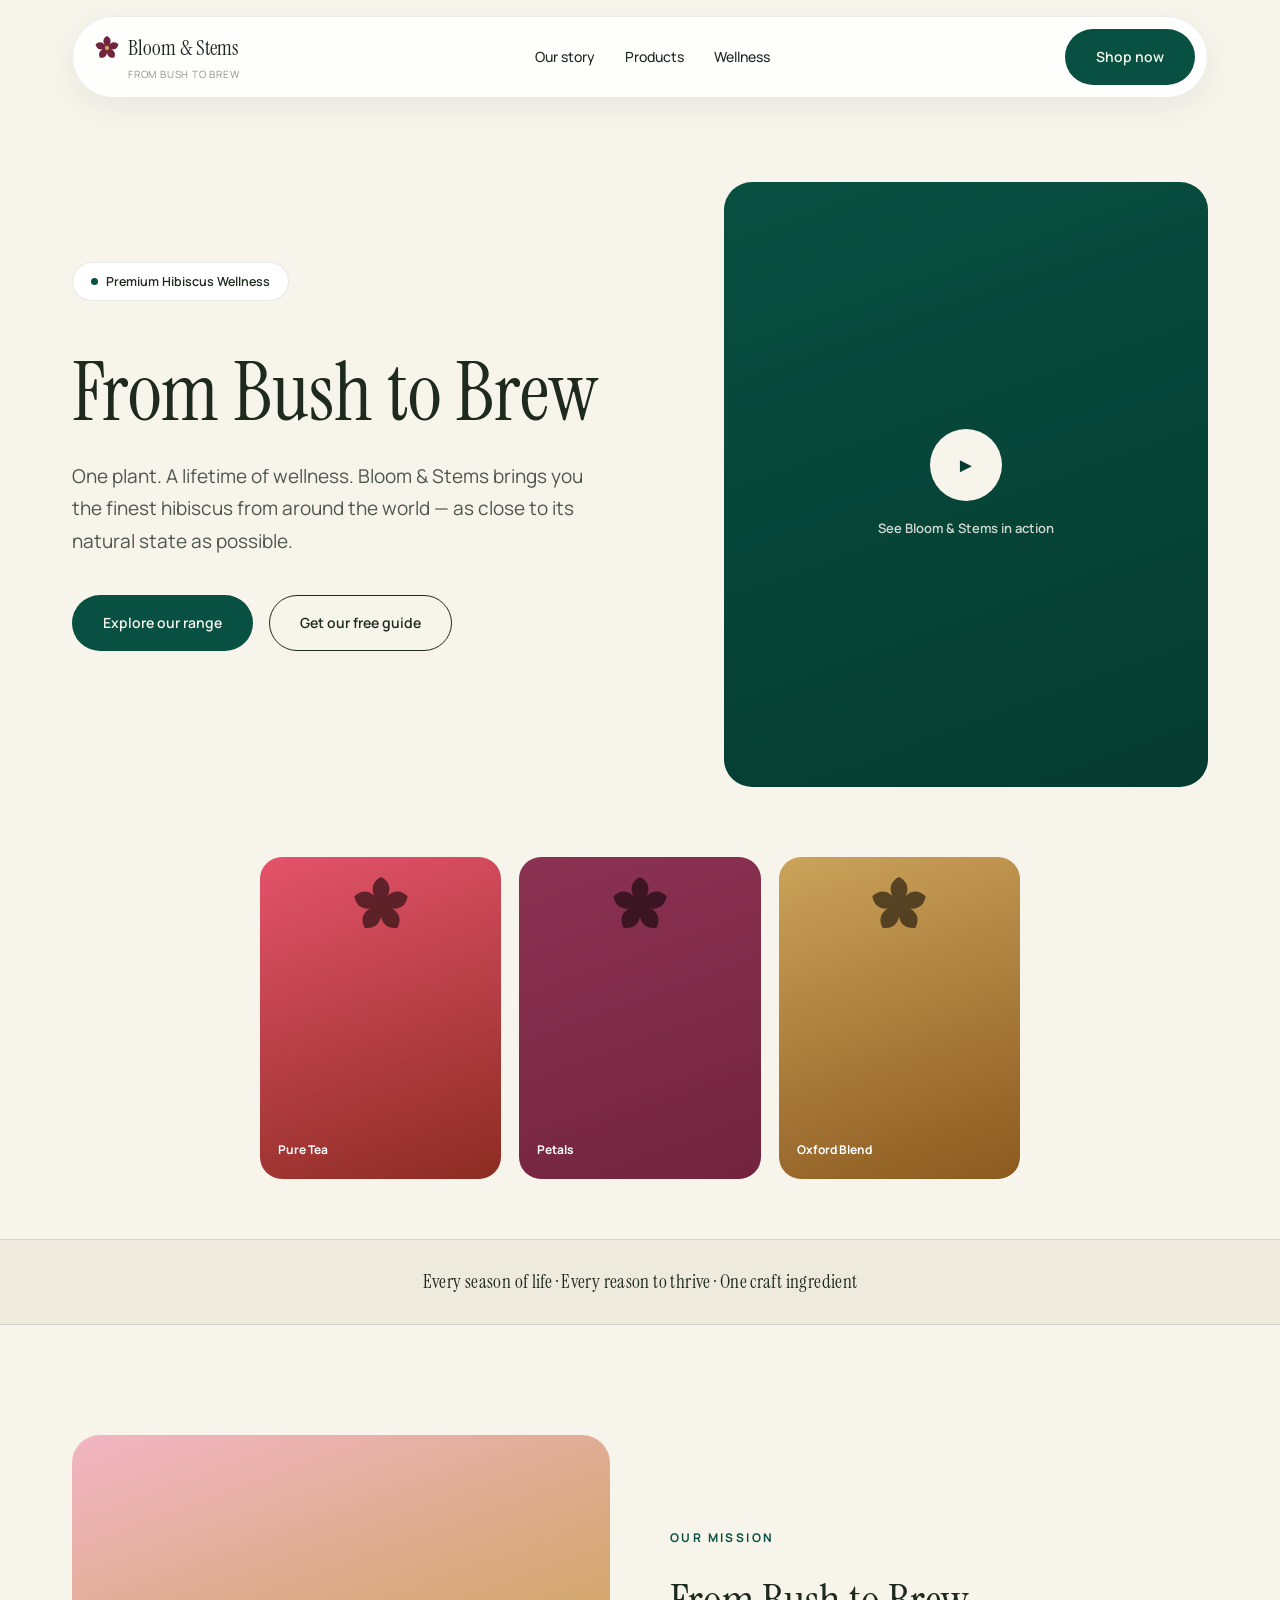
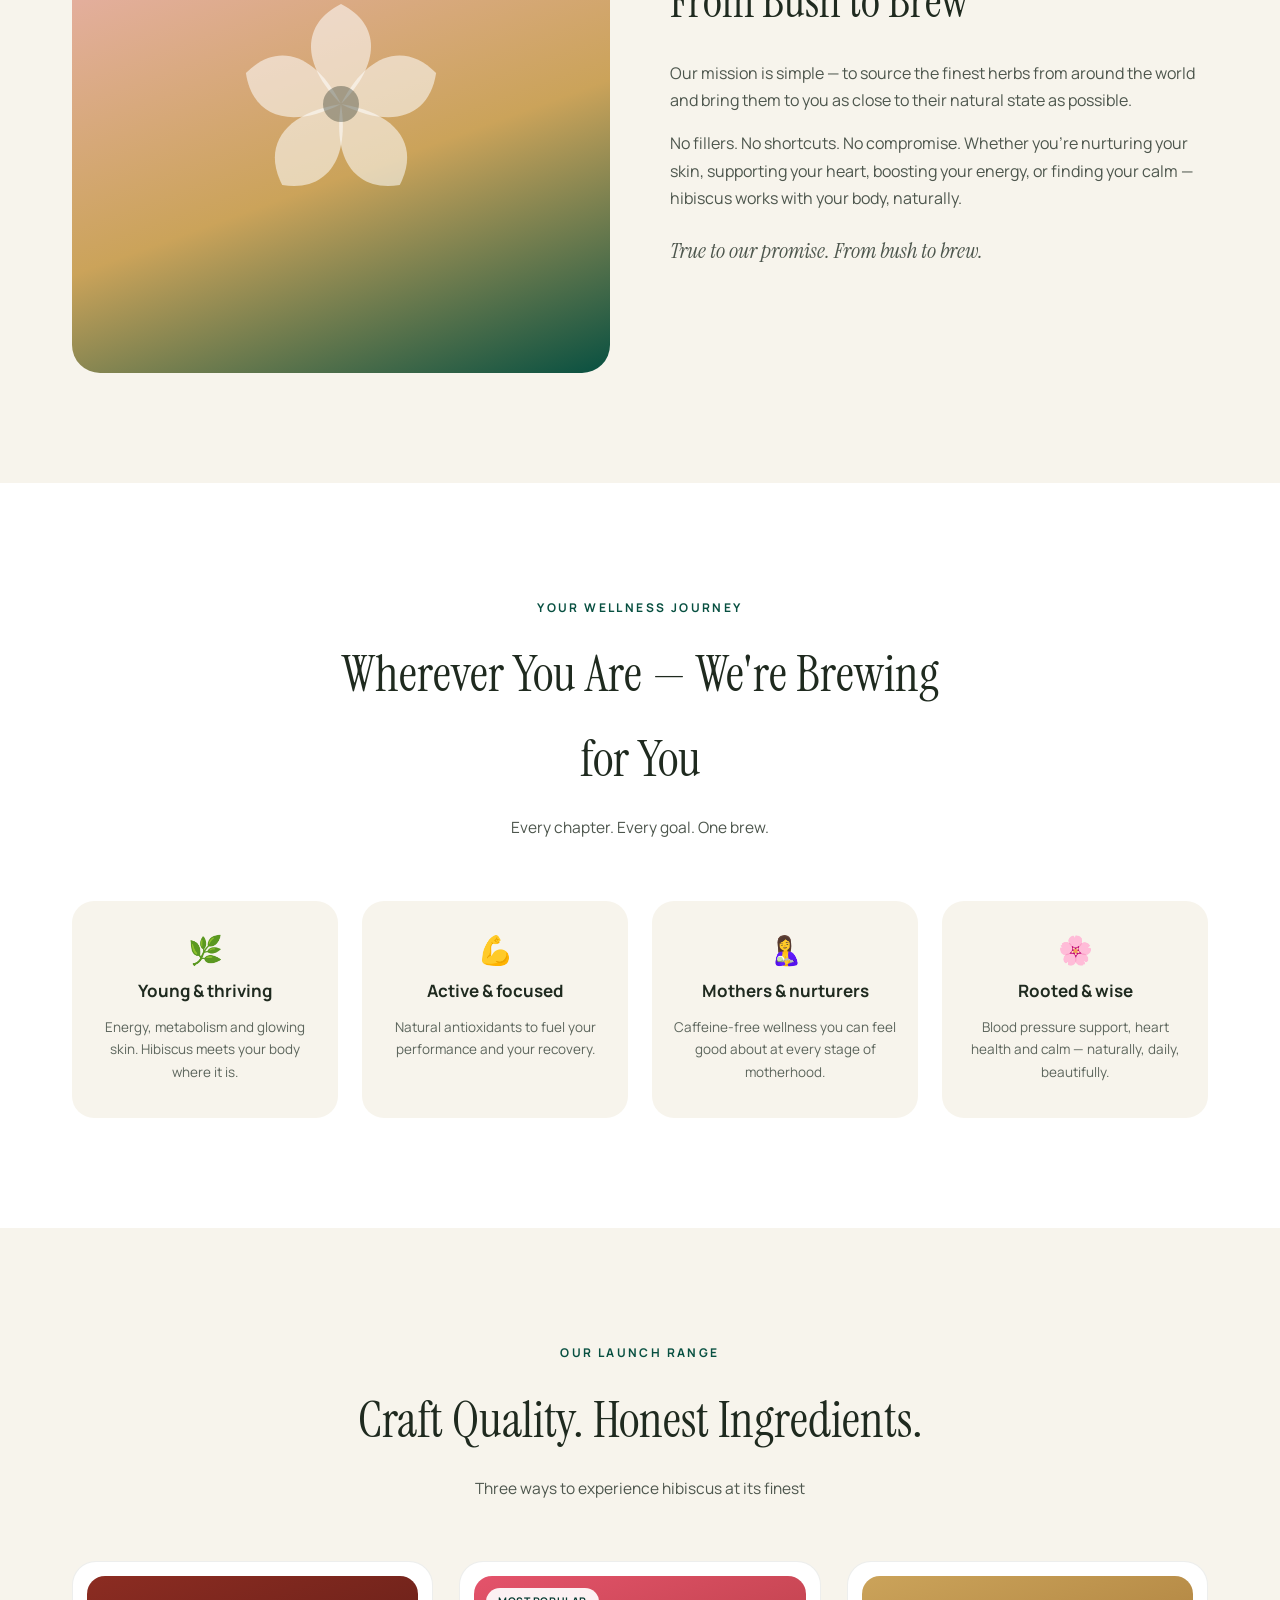
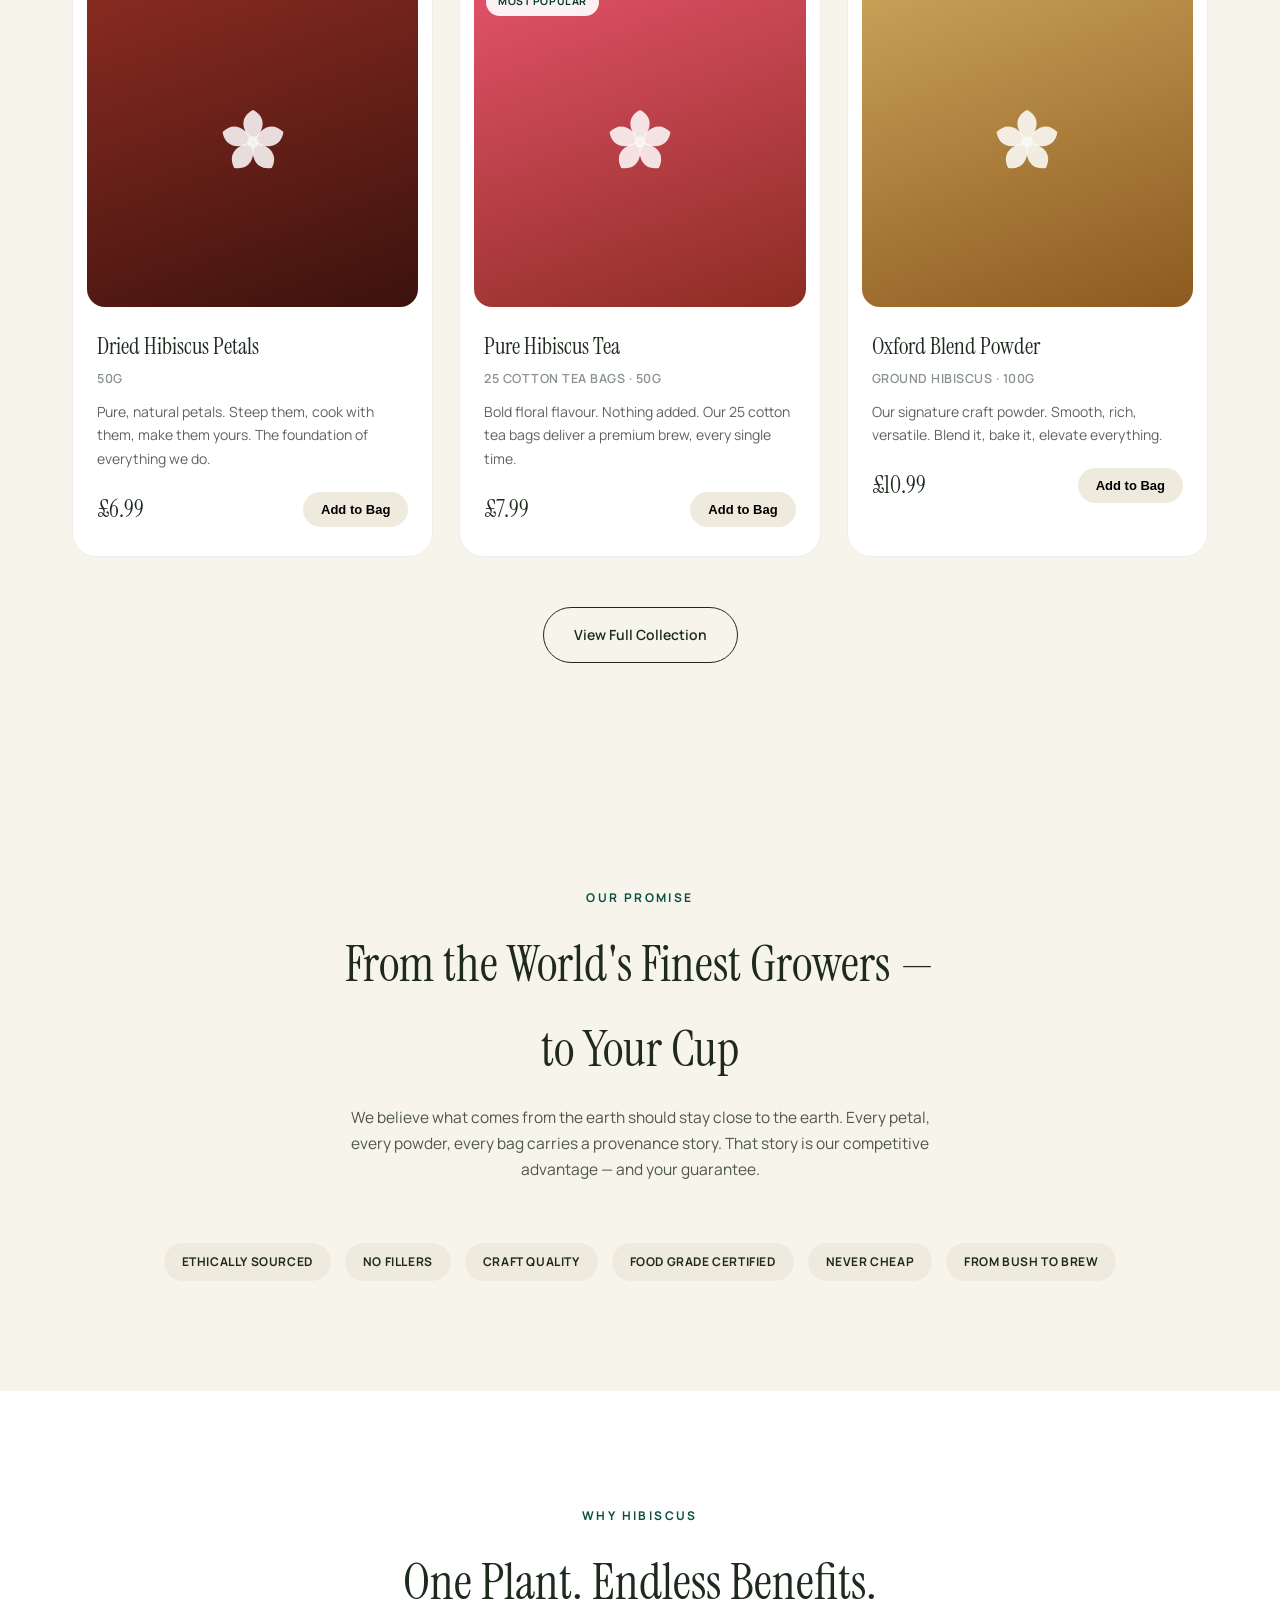
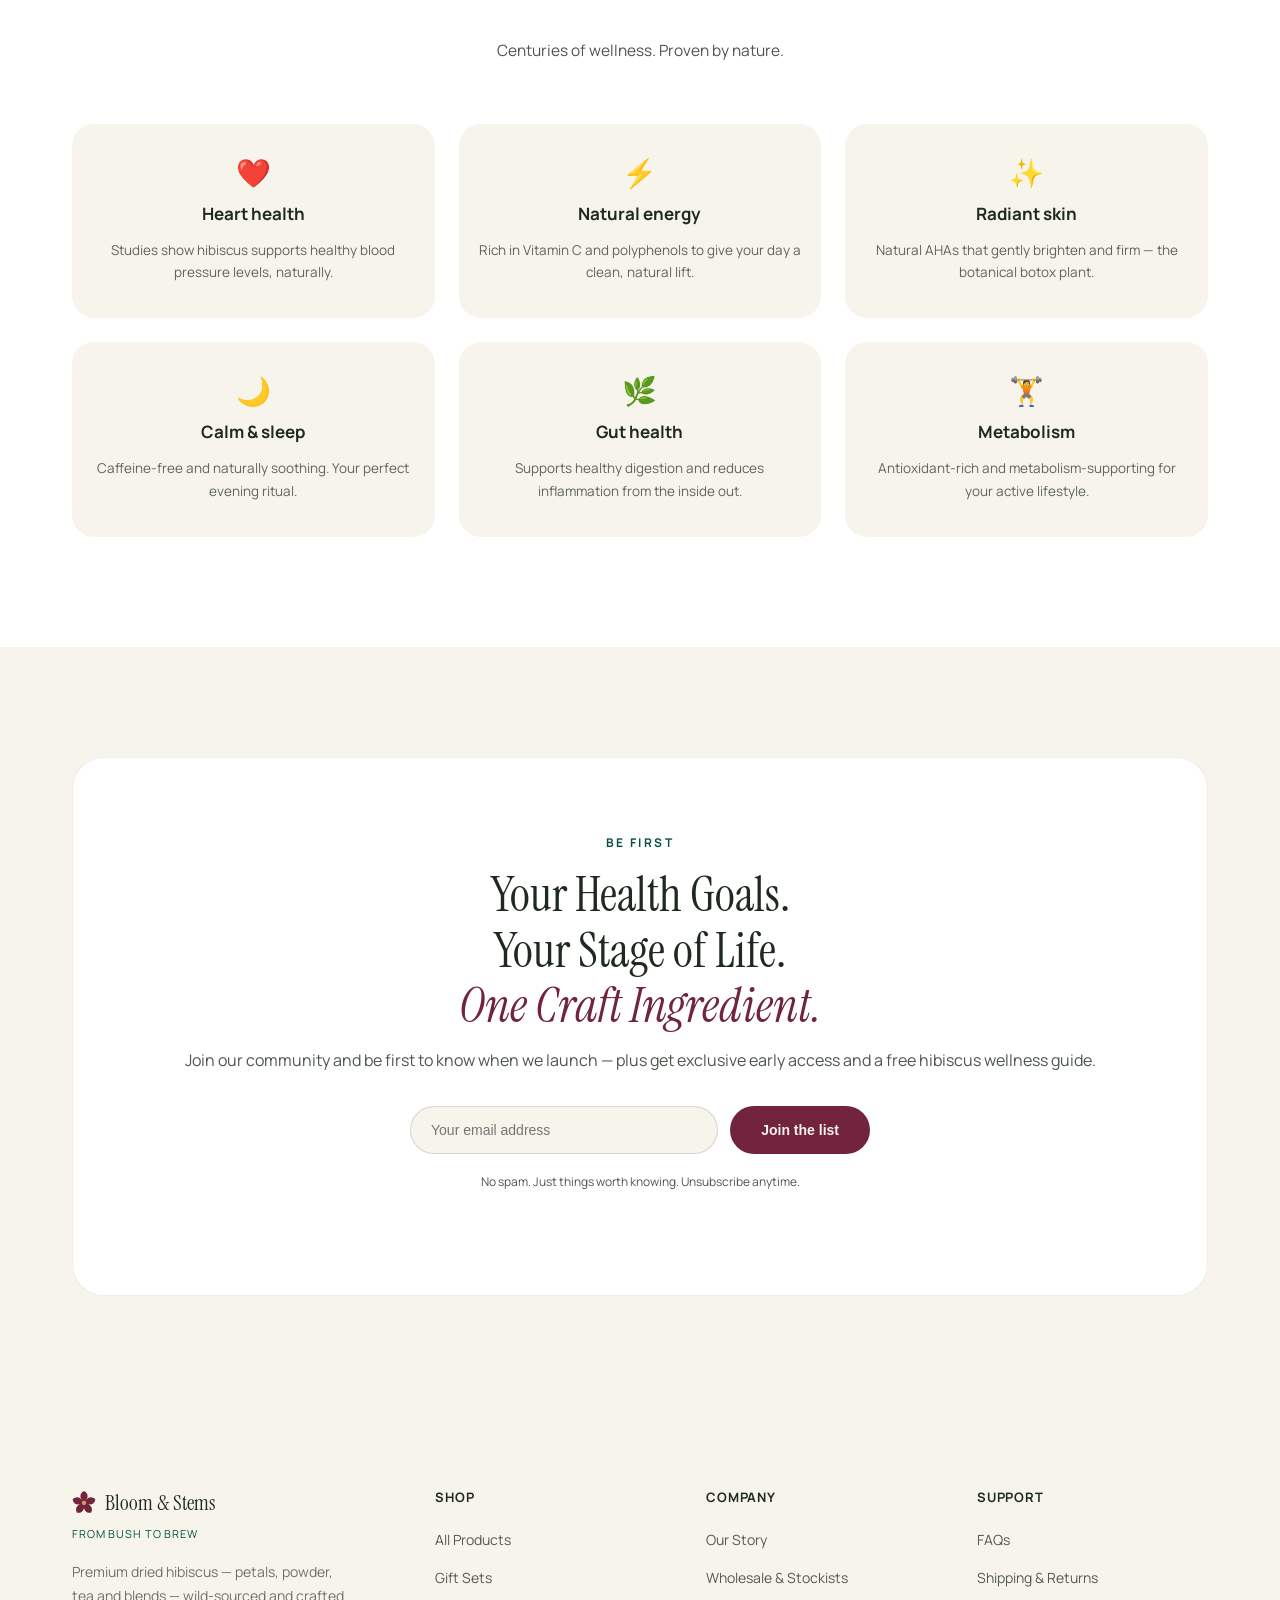
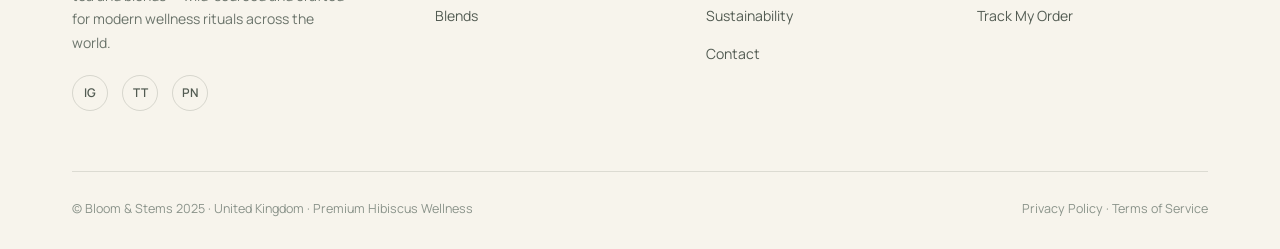
<file: index.html>
<!DOCTYPE html>
<html lang="en">
<head>
<meta charset="UTF-8" />
<meta name="viewport" content="width=device-width, initial-scale=1.0" />
<title>Bloom & Stems | Premium Hibiscus Wellness</title>
<link rel="stylesheet" href="styles.css" />
<link rel="preconnect" href="https://fonts.googleapis.com">
<link rel="preconnect" href="https://fonts.gstatic.com" crossorigin>
<link href="https://fonts.googleapis.com/css2?family=Instrument+Serif:ital@0;1&family=Manrope:wght@300;400;500;600;700&display=swap" rel="stylesheet">
</head>
<body>

<header class="site-nav">
  <div class="nav-pill">
    <div class="nav-inner">
      <a href="#" class="brand-block">
        <span class="brand">
          <svg viewBox="0 0 100 100"><path d="M50,50 C30,30 30,10 50,0 C70,10 70,30 50,50 Z"/><path d="M50,50 C30,30 30,10 50,0 C70,10 70,30 50,50 Z" transform="rotate(72 50 50)"/><path d="M50,50 C30,30 30,10 50,0 C70,10 70,30 50,50 Z" transform="rotate(144 50 50)"/><path d="M50,50 C30,30 30,10 50,0 C70,10 70,30 50,50 Z" transform="rotate(216 50 50)"/><path d="M50,50 C30,30 30,10 50,0 C70,10 70,30 50,50 Z" transform="rotate(288 50 50)"/><circle cx="50" cy="50" r="9"/></svg>
          Bloom &amp; Stems
        </span>
        <span class="nav-tagline">From Bush to Brew</span>
      </a>
      <ul class="nav-links">
        <li><a href="#mission">Our story</a></li>
        <li><a href="#products">Products</a></li>
        <li><a href="#benefits">Wellness</a></li>
      </ul>
      <a href="#products" class="btn btn-green">Shop now</a>
      <button class="nav-toggle" aria-label="Menu" style="display:none;">☰</button>
    </div>
  </div>
</header>

<section class="hero">
  <div class="wrap">
    <div class="hero-top">
      <div class="hero-content">
        <div class="hero-badge">Premium Hibiscus Wellness</div>
        <h1>From Bush to Brew</h1>
        <p class="lede">One plant. A lifetime of wellness. Bloom &amp; Stems brings you the finest hibiscus from around the world — as close to its natural state as possible.</p>
        <div class="hero-ctas">
          <a href="#products" class="btn btn-green">Explore our range</a>
          <a href="#join" class="btn btn-outline">Get our free guide</a>
        </div>
      </div>
      <div class="hero-video">
        <!-- Replace with a real <video> or embed when footage is ready, e.g.:
             <video src="your-video.mp4" poster="poster.jpg" controls playsinline></video> -->
        <div class="hero-video-inner">
          <button class="video-play" aria-label="Play video">&#9658;</button>
          <span class="video-label">See Bloom &amp; Stems in action</span>
        </div>
      </div>
    </div>
    <div class="hero-visual">
      <div class="hero-tile ht-1"><svg viewBox="0 0 100 100"><path d="M50,50 C30,30 30,10 50,0 C70,10 70,30 50,50 Z"/><path d="M50,50 C30,30 30,10 50,0 C70,10 70,30 50,50 Z" transform="rotate(72 50 50)"/><path d="M50,50 C30,30 30,10 50,0 C70,10 70,30 50,50 Z" transform="rotate(144 50 50)"/><path d="M50,50 C30,30 30,10 50,0 C70,10 70,30 50,50 Z" transform="rotate(216 50 50)"/><path d="M50,50 C30,30 30,10 50,0 C70,10 70,30 50,50 Z" transform="rotate(288 50 50)"/><circle cx="50" cy="50" r="9"/></svg><span>Pure Tea</span></div>
      <div class="hero-tile ht-2"><svg viewBox="0 0 100 100"><path d="M50,50 C30,30 30,10 50,0 C70,10 70,30 50,50 Z"/><path d="M50,50 C30,30 30,10 50,0 C70,10 70,30 50,50 Z" transform="rotate(72 50 50)"/><path d="M50,50 C30,30 30,10 50,0 C70,10 70,30 50,50 Z" transform="rotate(144 50 50)"/><path d="M50,50 C30,30 30,10 50,0 C70,10 70,30 50,50 Z" transform="rotate(216 50 50)"/><path d="M50,50 C30,30 30,10 50,0 C70,10 70,30 50,50 Z" transform="rotate(288 50 50)"/><circle cx="50" cy="50" r="9"/></svg><span>Petals</span></div>
      <div class="hero-tile ht-4"><svg viewBox="0 0 100 100"><path d="M50,50 C30,30 30,10 50,0 C70,10 70,30 50,50 Z"/><path d="M50,50 C30,30 30,10 50,0 C70,10 70,30 50,50 Z" transform="rotate(72 50 50)"/><path d="M50,50 C30,30 30,10 50,0 C70,10 70,30 50,50 Z" transform="rotate(144 50 50)"/><path d="M50,50 C30,30 30,10 50,0 C70,10 70,30 50,50 Z" transform="rotate(216 50 50)"/><path d="M50,50 C30,30 30,10 50,0 C70,10 70,30 50,50 Z" transform="rotate(288 50 50)"/><circle cx="50" cy="50" r="9"/></svg><span>Oxford Blend</span></div>
    </div>
  </div>
</section>

<div class="promise">
  <div class="wrap positioning-inner">
    <p>Every season of life · Every reason to thrive · One craft ingredient</p>
  </div>
</div>

<section class="section" id="mission">
  <div class="wrap story-grid">
    <div class="story-art">
      <svg viewBox="0 0 100 100"><path d="M50,50 C30,30 30,10 50,0 C70,10 70,30 50,50 Z"/><path d="M50,50 C30,30 30,10 50,0 C70,10 70,30 50,50 Z" transform="rotate(72 50 50)"/><path d="M50,50 C30,30 30,10 50,0 C70,10 70,30 50,50 Z" transform="rotate(144 50 50)"/><path d="M50,50 C30,30 30,10 50,0 C70,10 70,30 50,50 Z" transform="rotate(216 50 50)"/><path d="M50,50 C30,30 30,10 50,0 C70,10 70,30 50,50 Z" transform="rotate(288 50 50)"/><circle cx="50" cy="50" r="9"/></svg>
    </div>
    <div class="story-copy">
      <span class="eyebrow">Our mission</span>
      <h2>From Bush to Brew</h2>
      <p>Our mission is simple — to source the finest herbs from around the world and bring them to you as close to their natural state as possible.</p>
      <p>No fillers. No shortcuts. No compromise. Whether you're nurturing your skin, supporting your heart, boosting your energy, or finding your calm — hibiscus works with your body, naturally.</p>
      <p class="story-sign">True to our promise. From bush to brew.</p>
    </div>
  </div>
</section>

<section class="section how" id="life-stage">
  <div class="wrap">
    <div class="section-head">
      <span class="eyebrow">Your wellness journey</span>
      <h2>Wherever You Are — We're Brewing for You</h2>
      <p>Every chapter. Every goal. One brew.</p>
    </div>
    <div class="how-grid">
      <div class="how-step"><div class="benefit-icon">🌿</div><h3>Young &amp; thriving</h3><p>Energy, metabolism and glowing skin. Hibiscus meets your body where it is.</p></div>
      <div class="how-step"><div class="benefit-icon">💪</div><h3>Active &amp; focused</h3><p>Natural antioxidants to fuel your performance and your recovery.</p></div>
      <div class="how-step"><div class="benefit-icon">🤱</div><h3>Mothers &amp; nurturers</h3><p>Caffeine-free wellness you can feel good about at every stage of motherhood.</p></div>
      <div class="how-step"><div class="benefit-icon">🌸</div><h3>Rooted &amp; wise</h3><p>Blood pressure support, heart health and calm — naturally, daily, beautifully.</p></div>
    </div>
  </div>
</section>

<section class="section" id="products">
  <div class="wrap">
    <div class="section-head">
      <span class="eyebrow">Our launch range</span>
      <h2>Craft Quality. Honest Ingredients.</h2>
      <p>Three ways to experience hibiscus at its finest</p>
    </div>
    <div class="products-grid">
      <div class="product-card">
        <div class="product-swatch sw-2"><svg viewBox="0 0 100 100"><path d="M50,50 C30,30 30,10 50,0 C70,10 70,30 50,50 Z"/><path d="M50,50 C30,30 30,10 50,0 C70,10 70,30 50,50 Z" transform="rotate(72 50 50)"/><path d="M50,50 C30,30 30,10 50,0 C70,10 70,30 50,50 Z" transform="rotate(144 50 50)"/><path d="M50,50 C30,30 30,10 50,0 C70,10 70,30 50,50 Z" transform="rotate(216 50 50)"/><path d="M50,50 C30,30 30,10 50,0 C70,10 70,30 50,50 Z" transform="rotate(288 50 50)"/><circle cx="50" cy="50" r="9"/></svg></div>
        <div class="product-body">
          <h3>Dried Hibiscus Petals</h3>
          <div class="size">50g</div>
          <p>Pure, natural petals. Steep them, cook with them, make them yours. The foundation of everything we do.</p>
          <div class="product-footer"><span class="price">£6.99</span><button class="add-btn">Add to Bag</button></div>
        </div>
      </div>
      <div class="product-card">
        <div class="product-swatch sw-1"><span class="product-tag">Most popular</span><svg viewBox="0 0 100 100"><path d="M50,50 C30,30 30,10 50,0 C70,10 70,30 50,50 Z"/><path d="M50,50 C30,30 30,10 50,0 C70,10 70,30 50,50 Z" transform="rotate(72 50 50)"/><path d="M50,50 C30,30 30,10 50,0 C70,10 70,30 50,50 Z" transform="rotate(144 50 50)"/><path d="M50,50 C30,30 30,10 50,0 C70,10 70,30 50,50 Z" transform="rotate(216 50 50)"/><path d="M50,50 C30,30 30,10 50,0 C70,10 70,30 50,50 Z" transform="rotate(288 50 50)"/><circle cx="50" cy="50" r="9"/></svg></div>
        <div class="product-body">
          <h3>Pure Hibiscus Tea</h3>
          <div class="size">25 cotton tea bags · 50g</div>
          <p>Bold floral flavour. Nothing added. Our 25 cotton tea bags deliver a premium brew, every single time.</p>
          <div class="product-footer"><span class="price">£7.99</span><button class="add-btn">Add to Bag</button></div>
        </div>
      </div>
      <div class="product-card">
        <div class="product-swatch sw-3"><svg viewBox="0 0 100 100"><path d="M50,50 C30,30 30,10 50,0 C70,10 70,30 50,50 Z"/><path d="M50,50 C30,30 30,10 50,0 C70,10 70,30 50,50 Z" transform="rotate(72 50 50)"/><path d="M50,50 C30,30 30,10 50,0 C70,10 70,30 50,50 Z" transform="rotate(144 50 50)"/><path d="M50,50 C30,30 30,10 50,0 C70,10 70,30 50,50 Z" transform="rotate(216 50 50)"/><path d="M50,50 C30,30 30,10 50,0 C70,10 70,30 50,50 Z" transform="rotate(288 50 50)"/><circle cx="50" cy="50" r="9"/></svg></div>
        <div class="product-body">
          <h3>Oxford Blend Powder</h3>
          <div class="size">Ground Hibiscus · 100g</div>
          <p>Our signature craft powder. Smooth, rich, versatile. Blend it, bake it, elevate everything.</p>
          <div class="product-footer"><span class="price">£10.99</span><button class="add-btn">Add to Bag</button></div>
        </div>
      </div>
    </div>
    <div class="products-more"><a href="#" class="btn btn-outline">View Full Collection</a></div>
  </div>
</section>

<section class="section" id="provenance">
  <div class="wrap">
    <div class="section-head">
      <span class="eyebrow">Our promise</span>
      <h2>From the World's Finest Growers — to Your Cup</h2>
      <p>We believe what comes from the earth should stay close to the earth. Every petal, every powder, every bag carries a provenance story. That story is our competitive advantage — and your guarantee.</p>
    </div>
    <div class="stockist-row">
      <span>Ethically sourced</span>
      <span>No fillers</span>
      <span>Craft quality</span>
      <span>Food grade certified</span>
      <span>Never cheap</span>
      <span>From bush to brew</span>
    </div>
  </div>
</section>

<section class="section how benefits" id="benefits">
  <div class="wrap">
    <div class="section-head">
      <span class="eyebrow">Why hibiscus</span>
      <h2>One Plant. Endless Benefits.</h2>
      <p>Centuries of wellness. Proven by nature.</p>
    </div>
    <div class="how-grid">
      <div class="how-step"><div class="benefit-icon">❤️</div><h3>Heart health</h3><p>Studies show hibiscus supports healthy blood pressure levels, naturally.</p></div>
      <div class="how-step"><div class="benefit-icon">⚡</div><h3>Natural energy</h3><p>Rich in Vitamin C and polyphenols to give your day a clean, natural lift.</p></div>
      <div class="how-step"><div class="benefit-icon">✨</div><h3>Radiant skin</h3><p>Natural AHAs that gently brighten and firm — the botanical botox plant.</p></div>
      <div class="how-step"><div class="benefit-icon">🌙</div><h3>Calm &amp; sleep</h3><p>Caffeine-free and naturally soothing. Your perfect evening ritual.</p></div>
      <div class="how-step"><div class="benefit-icon">🌿</div><h3>Gut health</h3><p>Supports healthy digestion and reduces inflammation from the inside out.</p></div>
      <div class="how-step"><div class="benefit-icon">🏋️</div><h3>Metabolism</h3><p>Antioxidant-rich and metabolism-supporting for your active lifestyle.</p></div>
    </div>
  </div>
</section>

<section class="section cta-band" id="join">
  <div class="wrap">
    <div class="inner">
      <span class="eyebrow">Be first</span>
      <h2>Your Health Goals.<br>Your Stage of Life.<br><em>One Craft Ingredient.</em></h2>
      <p>Join our community and be first to know when we launch — plus get exclusive early access and a free hibiscus wellness guide.</p>
      <form class="cta-form" onsubmit="return false;">
        <input type="email" placeholder="Your email address" required>
        <button class="btn btn-pink" type="submit">Join the list</button>
      </form>
      <p class="cta-fineprint">No spam. Just things worth knowing. Unsubscribe anytime.</p>
    </div>
  </div>
</section>

<footer>
  <div class="wrap">
    <div class="footer-grid">
      <div class="footer-brand">
        <a href="#" class="brand">
          <svg viewBox="0 0 100 100"><path d="M50,50 C30,30 30,10 50,0 C70,10 70,30 50,50 Z"/><path d="M50,50 C30,30 30,10 50,0 C70,10 70,30 50,50 Z" transform="rotate(72 50 50)"/><path d="M50,50 C30,30 30,10 50,0 C70,10 70,30 50,50 Z" transform="rotate(144 50 50)"/><path d="M50,50 C30,30 30,10 50,0 C70,10 70,30 50,50 Z" transform="rotate(216 50 50)"/><path d="M50,50 C30,30 30,10 50,0 C70,10 70,30 50,50 Z" transform="rotate(288 50 50)"/><circle cx="50" cy="50" r="9"/></svg>
          Bloom &amp; Stems
        </a>
        <div class="footer-tagline">From Bush to Brew</div>
        <p>Premium dried hibiscus — petals, powder, tea and blends — wild-sourced and crafted for modern wellness rituals across the world.</p>
        <div class="social-row">
          <a href="#" aria-label="Instagram">IG</a>
          <a href="#" aria-label="TikTok">TT</a>
          <a href="#" aria-label="Pinterest">PN</a>
        </div>
      </div>
      <div>
        <h5>Shop</h5>
        <ul>
          <li><a href="#">All Products</a></li>
          <li><a href="#">Gift Sets</a></li>
          <li><a href="#">Blends</a></li>
        </ul>
      </div>
      <div>
        <h5>Company</h5>
        <ul>
          <li><a href="#">Our Story</a></li>
          <li><a href="#">Wholesale &amp; Stockists</a></li>
          <li><a href="#">Sustainability</a></li>
          <li><a href="#">Contact</a></li>
        </ul>
      </div>
      <div>
        <h5>Support</h5>
        <ul>
          <li><a href="#">FAQs</a></li>
          <li><a href="#">Shipping &amp; Returns</a></li>
          <li><a href="#">Track My Order</a></li>
        </ul>
      </div>
    </div>
    <div class="footer-bottom">
      <span>&copy; Bloom &amp; Stems 2025 · United Kingdom · Premium Hibiscus Wellness</span>
      <span>Privacy Policy · Terms of Service</span>
    </div>
  </div>
</footer>

</body>
</html>
</file>
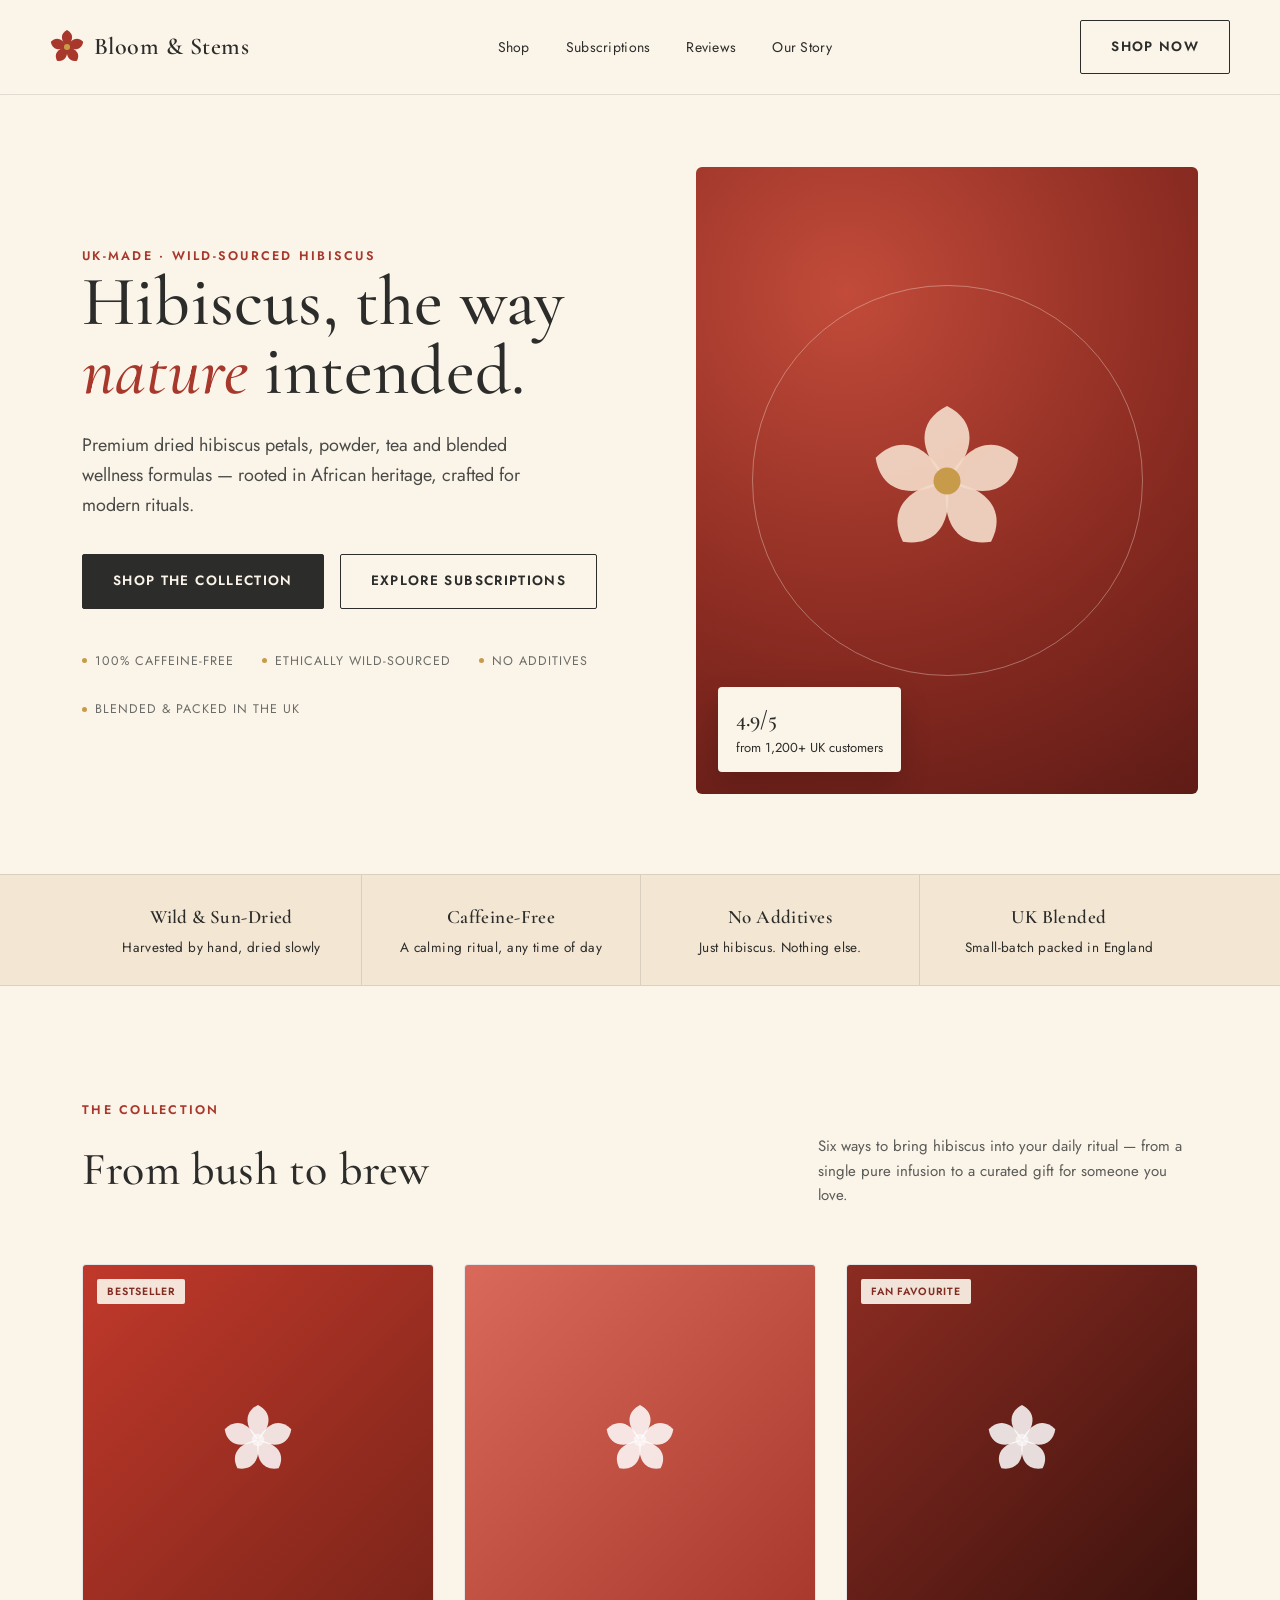
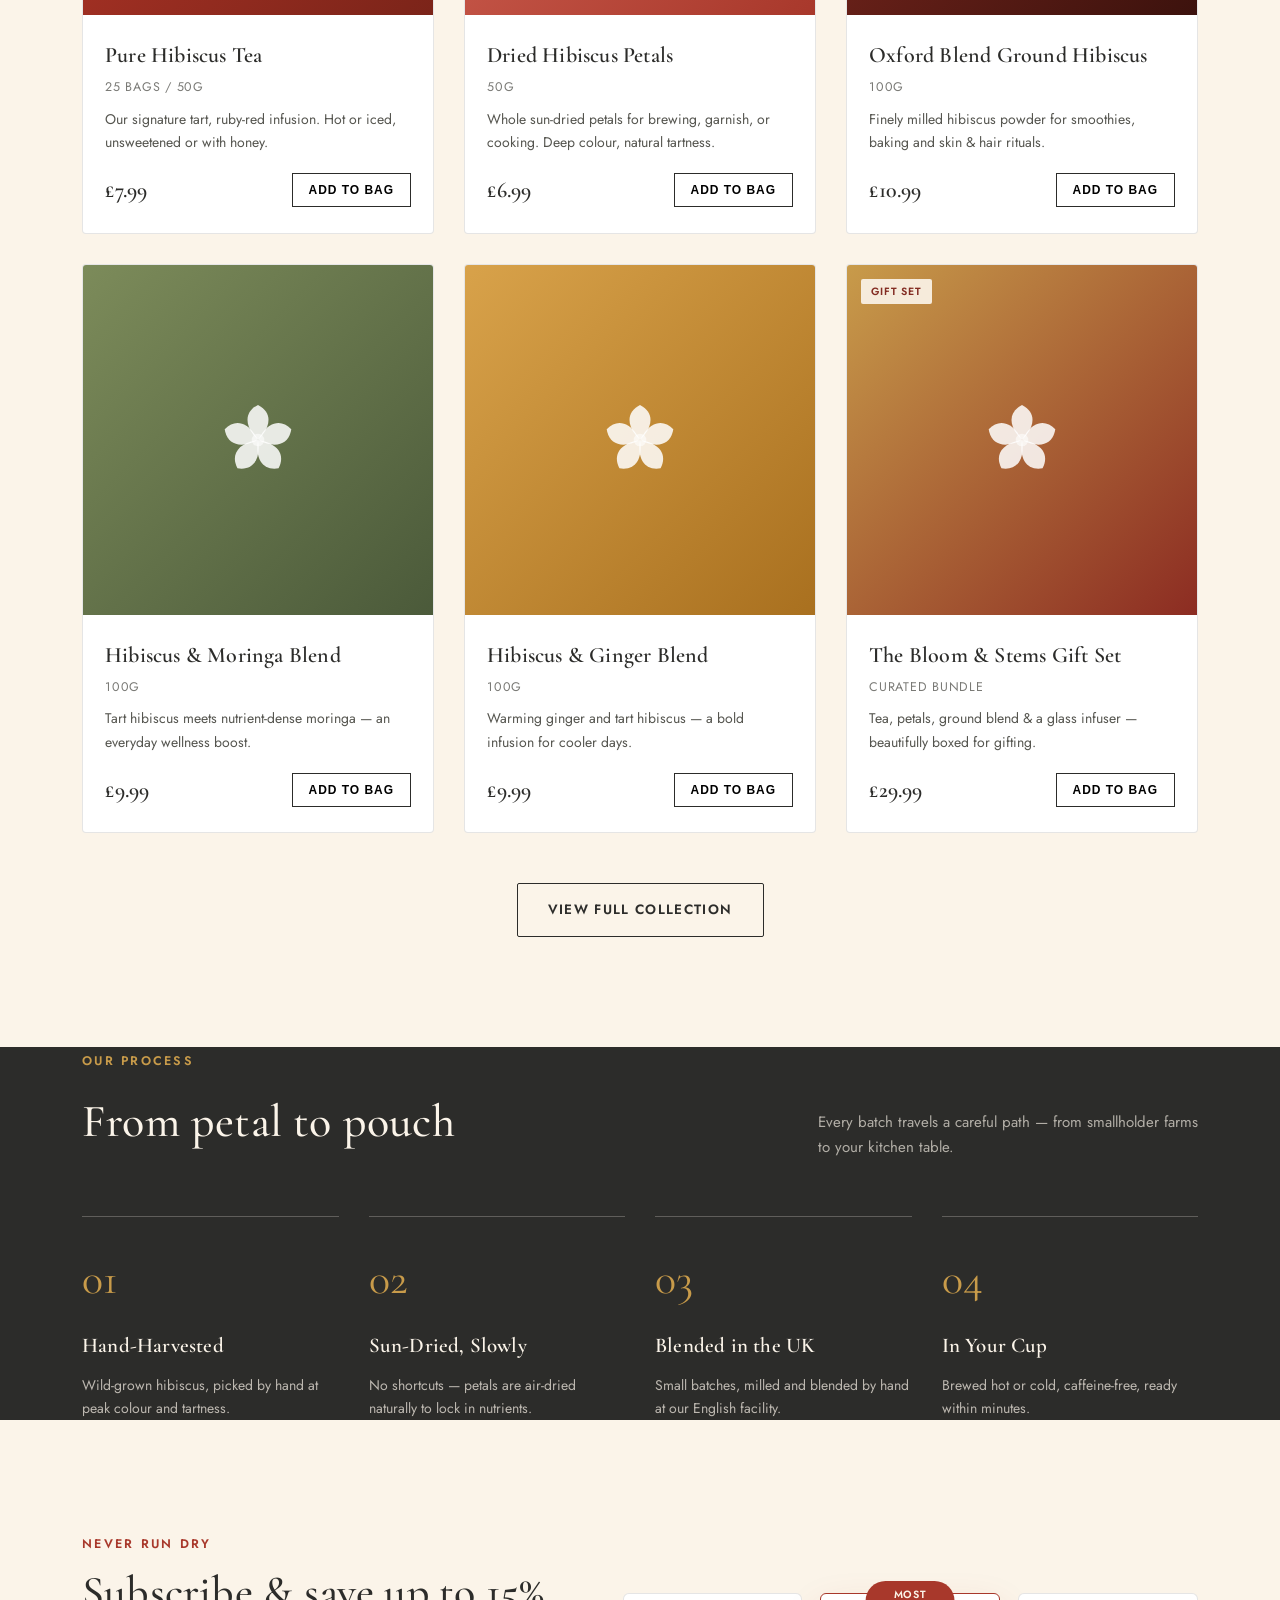
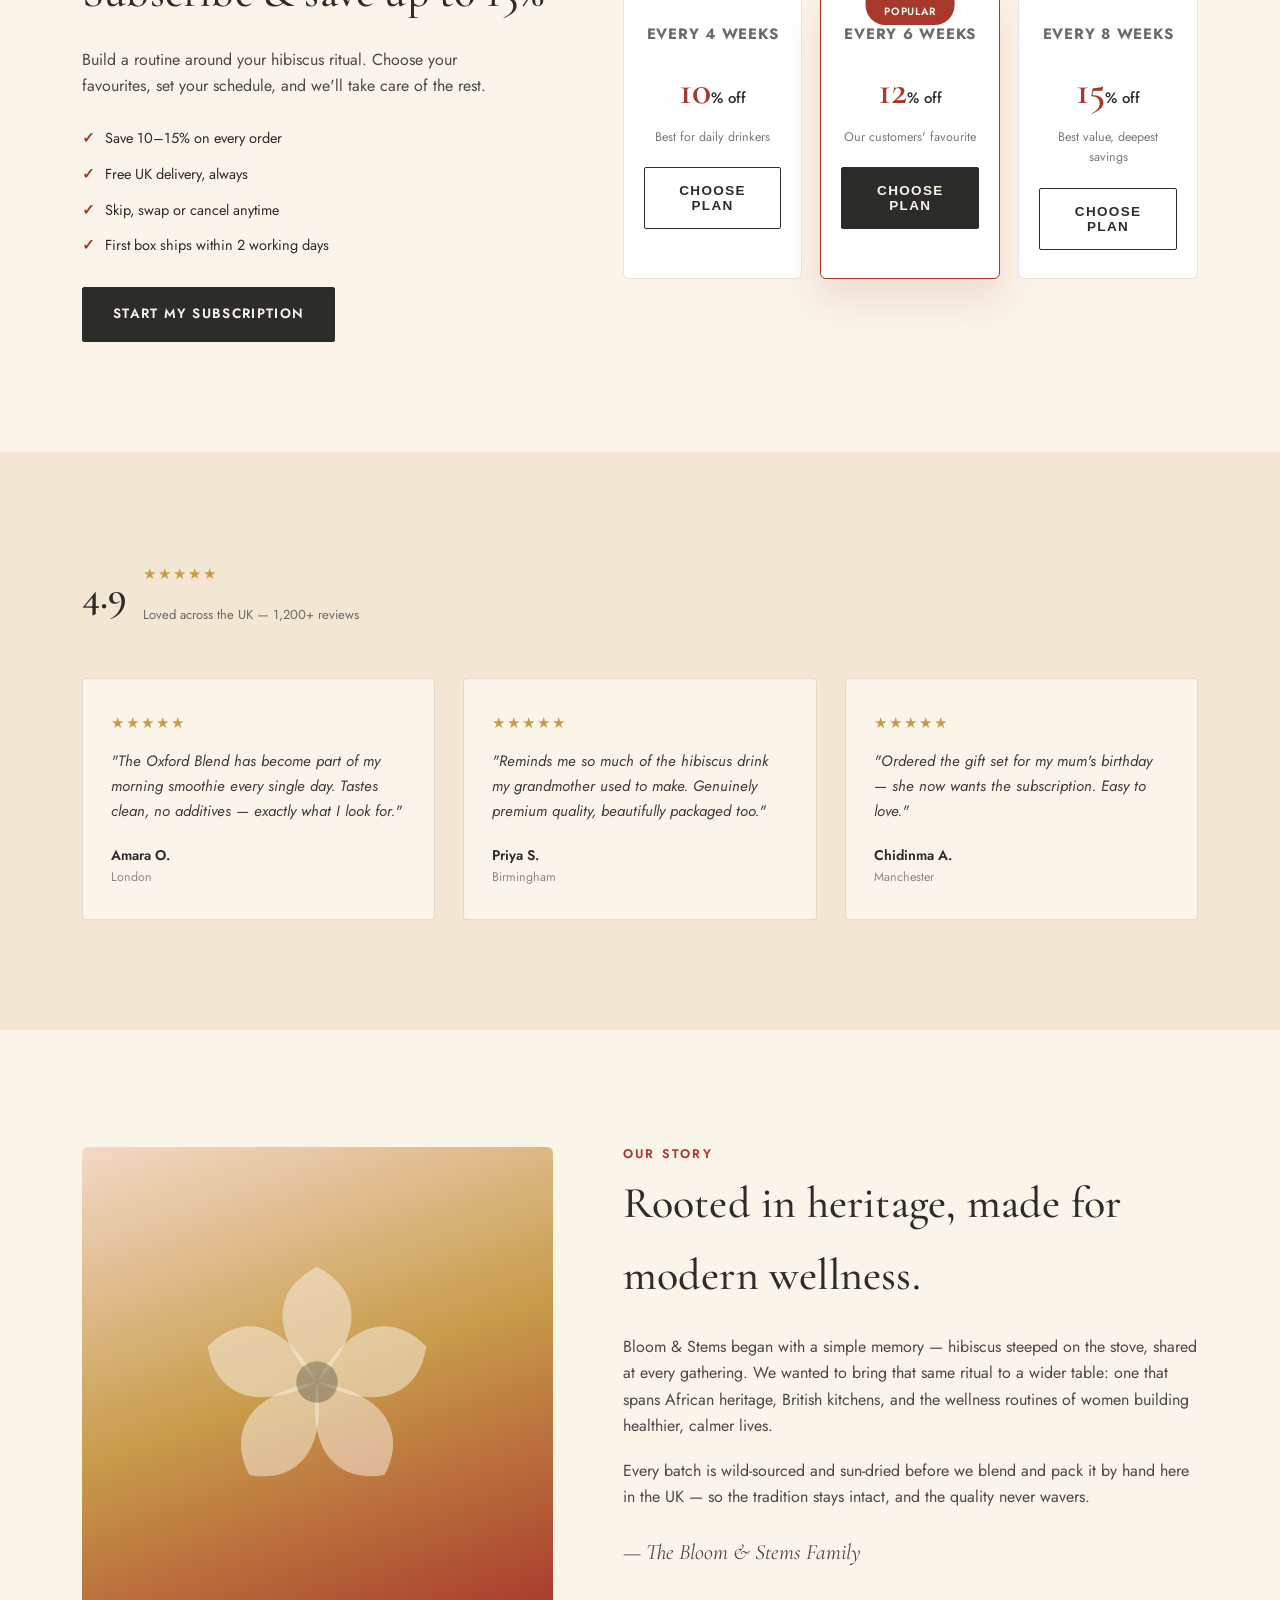
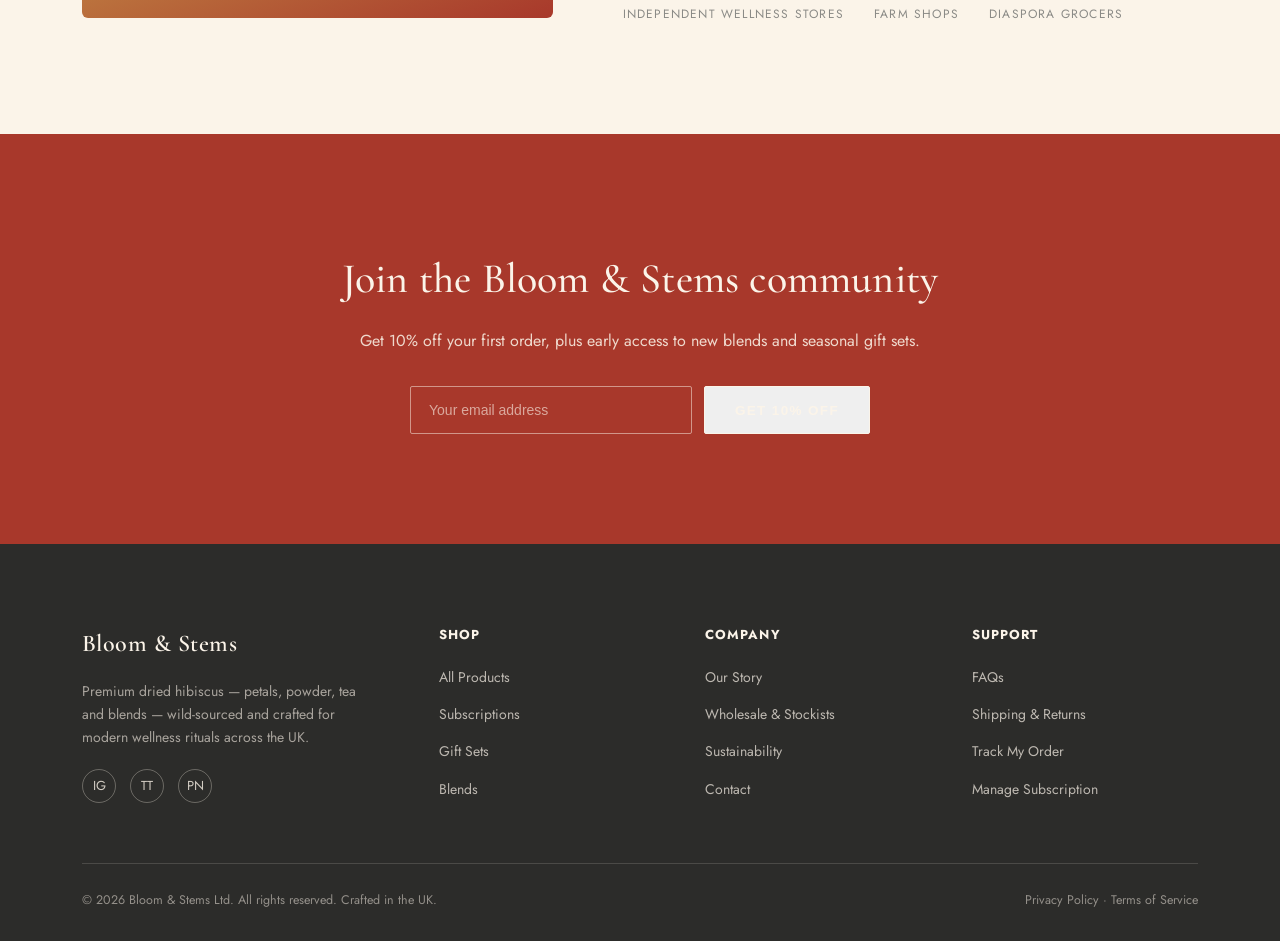
<file: concepts/option-a.html>
<!DOCTYPE html>
<html lang="en">
<head>
<meta charset="UTF-8" />
<meta name="viewport" content="width=device-width, initial-scale=1.0" />
<title>Bloom & Stems | Premium Dried Hibiscus, Rooted in Heritage</title>
<link rel="preconnect" href="https://fonts.googleapis.com">
<link rel="preconnect" href="https://fonts.gstatic.com" crossorigin>
<link href="https://fonts.googleapis.com/css2?family=Cormorant+Garamond:ital,wght@0,400;0,500;0,600;1,500&family=Jost:wght@300;400;500;600&display=swap" rel="stylesheet">
<style>
  :root{
    --ink:#2C2C2A;
    --cream:#FBF4E9;
    --cream-2:#F3E6D3;
    --terracotta:#A8382B;
    --terracotta-dark:#832C22;
    --gold:#C89B4A;
    --sage:#6E7F63;
    --line:rgba(44,44,42,0.12);
    --maxw:1180px;
  }
  *{box-sizing:border-box;margin:0;padding:0;}
  html{scroll-behavior:smooth;}
  body{
    font-family:'Jost',sans-serif;
    color:var(--ink);
    background:var(--cream);
    line-height:1.65;
    font-size:16px;
    -webkit-font-smoothing:antialiased;
  }
  h1,h2,h3{font-family:'Cormorant Garamond',serif;font-weight:500;letter-spacing:.2px;}
  .wrap{max-width:var(--maxw);margin:0 auto;padding:0 32px;}
  a{color:inherit;}
  img,svg{display:block;}
  .eyebrow{
    text-transform:uppercase;letter-spacing:.18em;font-size:12.5px;font-weight:600;color:var(--terracotta);
  }
  .btn{
    display:inline-flex;align-items:center;gap:8px;
    padding:15px 30px;border-radius:2px;text-decoration:none;
    font-size:13.5px;letter-spacing:.1em;text-transform:uppercase;font-weight:600;
    border:1px solid var(--ink);transition:.25s ease;cursor:pointer;
  }
  .btn-solid{background:var(--ink);color:var(--cream);}
  .btn-solid:hover{background:var(--terracotta);border-color:var(--terracotta);}
  .btn-outline{background:transparent;color:var(--ink);}
  .btn-outline:hover{background:var(--ink);color:var(--cream);}
  .btn-cream{border-color:var(--cream);color:var(--cream);}
  .btn-cream:hover{background:var(--cream);color:var(--ink);}

  /* petal motif */
  .petal-mark{width:34px;height:34px;}
  .petal-mark path{fill:var(--terracotta);}
  .petal-mark circle{fill:var(--gold);}

  /* NAV */
  header.site-nav{
    position:sticky;top:0;z-index:40;background:rgba(251,244,233,.92);backdrop-filter:blur(6px);
    border-bottom:1px solid var(--line);
  }
  .nav-inner{display:flex;align-items:center;justify-content:space-between;padding:20px 0;}
  .brand{display:flex;align-items:center;gap:10px;font-family:'Cormorant Garamond',serif;font-size:24px;font-weight:600;letter-spacing:.02em;text-decoration:none;}
  .nav-links{display:flex;gap:36px;list-style:none;}
  .nav-links a{text-decoration:none;font-size:14px;letter-spacing:.02em;position:relative;}
  .nav-links a:after{content:'';position:absolute;left:0;bottom:-4px;width:0;height:1px;background:var(--terracotta);transition:.25s;}
  .nav-links a:hover:after{width:100%;}
  .nav-cta{display:flex;align-items:center;gap:20px;}
  .nav-toggle{display:none;background:none;border:0;font-size:26px;cursor:pointer;}

  /* HERO */
  .hero{padding:72px 0 0;}
  .hero-grid{display:grid;grid-template-columns:1.05fr .95fr;gap:60px;align-items:center;}
  .hero h1{font-size:70px;line-height:0.98;margin:0 0 26px;}
  .hero h1 em{font-style:italic;color:var(--terracotta);}
  .hero p.lede{font-size:18px;max-width:460px;color:#4a4a47;margin-bottom:34px;}
  .hero-ctas{display:flex;gap:16px;flex-wrap:wrap;margin-bottom:42px;}
  .hero-trust{display:flex;gap:28px;flex-wrap:wrap;}
  .hero-trust span{font-size:12.5px;text-transform:uppercase;letter-spacing:.08em;color:#6b6b67;display:flex;align-items:center;gap:8px;}
  .hero-trust span:before{content:'';width:5px;height:5px;border-radius:50%;background:var(--gold);}
  .hero-art{
    position:relative;aspect-ratio:4/5;border-radius:6px;overflow:hidden;
    background:radial-gradient(circle at 30% 20%, #C24B3A 0%, #8C2C22 55%, #5E1B16 100%);
    display:flex;align-items:center;justify-content:center;
  }
  .hero-art .ring{position:absolute;width:78%;aspect-ratio:1/1;border:1px solid rgba(251,244,233,.35);border-radius:50%;}
  .hero-art .flower{width:150px;height:150px;position:relative;z-index:2;}
  .hero-art .flower path{fill:#F3D9C7;opacity:.92;}
  .hero-art .flower circle{fill:var(--gold);}
  .hero-badge{
    position:absolute;bottom:22px;left:22px;background:var(--cream);color:var(--ink);
    padding:14px 18px;border-radius:4px;font-size:13px;max-width:200px;box-shadow:0 12px 30px rgba(0,0,0,.18);
  }
  .hero-badge strong{display:block;font-family:'Cormorant Garamond',serif;font-size:22px;font-weight:600;}

  /* PROMISE STRIP */
  .promise{border-top:1px solid var(--line);border-bottom:1px solid var(--line);margin-top:80px;background:var(--cream-2);}
  .promise-inner{display:grid;grid-template-columns:repeat(4,1fr);}
  .promise-item{padding:26px 20px;text-align:center;font-size:13.5px;letter-spacing:.03em;border-left:1px solid var(--line);}
  .promise-item:first-child{border-left:none;}
  .promise-item strong{display:block;font-family:'Cormorant Garamond',serif;font-size:19px;font-weight:600;margin-bottom:4px;}

  /* SECTION HEADS */
  .section{padding:110px 0;}
  .section-head{display:flex;justify-content:space-between;align-items:flex-end;gap:30px;margin-bottom:56px;}
  .section-head h2{font-size:46px;margin:10px 0 0;}
  .section-head p{max-width:380px;color:#5a5a56;font-size:15px;}

  /* PRODUCTS */
  .products-grid{display:grid;grid-template-columns:repeat(3,1fr);gap:30px;}
  .product-card{background:#fff;border:1px solid var(--line);border-radius:4px;overflow:hidden;transition:.3s;}
  .product-card:hover{box-shadow:0 20px 40px rgba(44,44,42,.09);transform:translateY(-4px);}
  .product-swatch{aspect-ratio:1/1;position:relative;display:flex;align-items:center;justify-content:center;}
  .product-swatch svg{width:70px;height:70px;}
  .product-swatch svg path{fill:rgba(255,255,255,.85);}
  .product-swatch svg circle{fill:rgba(255,255,255,.55);}
  .product-tag{position:absolute;top:14px;left:14px;background:rgba(251,244,233,.92);padding:4px 10px;border-radius:2px;font-size:10.5px;letter-spacing:.08em;text-transform:uppercase;font-weight:600;color:var(--terracotta-dark);}
  .sw-1{background:linear-gradient(135deg,#C0392B,#7B2419);}
  .sw-2{background:linear-gradient(135deg,#D96A5B,#A8382B);}
  .sw-3{background:linear-gradient(135deg,#8C2C22,#3C120D);}
  .sw-4{background:linear-gradient(135deg,#7C8B5A,#4B5A3A);}
  .sw-5{background:linear-gradient(135deg,#D8A24A,#A9701F);}
  .sw-6{background:linear-gradient(135deg,#C89B4A,#8C2C22);}
  .product-body{padding:22px 22px 24px;}
  .product-body h3{font-size:22px;font-weight:600;margin-bottom:4px;}
  .product-body .size{font-size:12.5px;color:#7a7a76;text-transform:uppercase;letter-spacing:.06em;margin-bottom:10px;}
  .product-body p{font-size:14px;color:#55554f;margin-bottom:18px;min-height:42px;}
  .product-footer{display:flex;align-items:center;justify-content:space-between;}
  .price{font-family:'Cormorant Garamond',serif;font-size:22px;font-weight:600;}
  .add-btn{font-size:12px;text-transform:uppercase;letter-spacing:.08em;font-weight:600;border:1px solid var(--ink);padding:9px 16px;background:none;cursor:pointer;transition:.25s;}
  .add-btn:hover{background:var(--ink);color:var(--cream);}
  .products-more{text-align:center;margin-top:50px;}

  /* HOW IT WORKS */
  .how{background:var(--ink);color:var(--cream);}
  .how .section-head p{color:rgba(251,244,233,.65);}
  .how .section-head h2{color:var(--cream);}
  .how .eyebrow{color:var(--gold);}
  .how-grid{display:grid;grid-template-columns:repeat(4,1fr);gap:30px;}
  .how-step{position:relative;padding-top:26px;border-top:1px solid rgba(251,244,233,.25);}
  .how-step .num{font-family:'Cormorant Garamond',serif;font-size:44px;color:var(--gold);display:block;margin-bottom:14px;}
  .how-step h3{font-size:21px;color:var(--cream);margin-bottom:10px;font-weight:600;}
  .how-step p{font-size:14px;color:rgba(251,244,233,.7);}

  /* SUBSCRIPTION */
  .sub-grid{display:grid;grid-template-columns:.9fr 1.1fr;gap:70px;align-items:center;}
  .sub-copy .eyebrow{margin-bottom:14px;}
  .sub-copy h2{font-size:44px;margin-bottom:18px;}
  .sub-copy p{color:#4a4a47;margin-bottom:26px;max-width:440px;}
  .sub-list{list-style:none;display:flex;flex-direction:column;gap:12px;margin-bottom:30px;}
  .sub-list li{display:flex;gap:10px;font-size:14.5px;align-items:flex-start;}
  .sub-list li:before{content:'✓';color:var(--terracotta);font-weight:700;}
  .plans{display:grid;grid-template-columns:repeat(3,1fr);gap:18px;}
  .plan{background:#fff;border:1px solid var(--line);border-radius:6px;padding:28px 20px;text-align:center;position:relative;}
  .plan.popular{border-color:var(--terracotta);box-shadow:0 18px 40px rgba(168,56,43,.15);}
  .plan .ribbon{position:absolute;top:-13px;left:50%;transform:translateX(-50%);background:var(--terracotta);color:var(--cream);font-size:10.5px;letter-spacing:.08em;text-transform:uppercase;padding:5px 12px;border-radius:20px;font-weight:600;}
  .plan h4{font-size:15px;text-transform:uppercase;letter-spacing:.05em;margin-bottom:10px;color:#6b6b67;}
  .plan .save{font-family:'Cormorant Garamond',serif;font-size:40px;font-weight:600;color:var(--terracotta);margin-bottom:4px;}
  .plan .save span{font-size:15px;font-family:'Jost',sans-serif;color:var(--ink);font-weight:500;}
  .plan p.desc{font-size:12.5px;color:#7a7a76;margin-bottom:20px;}
  .plan button{width:100%;}

  /* REVIEWS */
  .reviews{background:var(--cream-2);}
  .stars{color:var(--gold);letter-spacing:2px;margin-bottom:14px;font-size:15px;}
  .reviews-grid{display:grid;grid-template-columns:repeat(3,1fr);gap:28px;}
  .review-card{background:var(--cream);padding:32px 28px;border-radius:4px;border:1px solid var(--line);}
  .review-card p{font-size:15px;color:#3d3d3a;margin-bottom:20px;font-style:italic;}
  .review-name{font-weight:600;font-size:14px;}
  .review-loc{font-size:12.5px;color:#8a8a86;}
  .avg-row{display:flex;align-items:center;gap:16px;margin-bottom:50px;}
  .avg-row .num{font-family:'Cormorant Garamond',serif;font-size:40px;font-weight:600;}

  /* STORY */
  .story-grid{display:grid;grid-template-columns:.9fr 1.1fr;gap:70px;align-items:center;}
  .story-art{aspect-ratio:1/1;border-radius:6px;background:linear-gradient(160deg,#F3D9C7,#C89B4A 50%,#A8382B);position:relative;overflow:hidden;}
  .story-art .flower{position:absolute;width:230px;height:230px;top:50%;left:50%;transform:translate(-50%,-50%);opacity:.9;}
  .story-art .flower path{fill:rgba(251,244,233,.55);}
  .story-art .flower circle{fill:rgba(44,44,42,.35);}
  .story-copy h2{font-size:44px;margin-bottom:22px;}
  .story-copy p{color:#4a4a47;margin-bottom:18px;}
  .story-sign{font-family:'Cormorant Garamond',serif;font-style:italic;font-size:22px;margin-top:24px;}
  .stockist-row{display:flex;gap:30px;flex-wrap:wrap;margin-top:34px;}
  .stockist-row span{font-size:12px;text-transform:uppercase;letter-spacing:.1em;color:#8a8a86;}

  /* NEWSLETTER CTA */
  .cta-band{background:var(--terracotta);color:var(--cream);text-align:center;}
  .cta-band h2{font-size:42px;color:var(--cream);margin-bottom:14px;}
  .cta-band p{color:rgba(251,244,233,.85);margin-bottom:32px;}
  .cta-form{display:flex;justify-content:center;gap:12px;max-width:460px;margin:0 auto;flex-wrap:wrap;}
  .cta-form input{flex:1;min-width:220px;padding:15px 18px;border:1px solid rgba(251,244,233,.5);background:transparent;color:var(--cream);border-radius:2px;font-size:14px;}
  .cta-form input::placeholder{color:rgba(251,244,233,.6);}

  /* FOOTER */
  footer{background:var(--ink);color:rgba(251,244,233,.75);padding:80px 0 30px;}
  .footer-grid{display:grid;grid-template-columns:1.4fr repeat(3,1fr);gap:40px;margin-bottom:60px;}
  .footer-brand .brand{color:var(--cream);}
  .footer-brand p{font-size:14px;margin:16px 0 20px;max-width:280px;color:rgba(251,244,233,.6);}
  .social-row{display:flex;gap:14px;}
  .social-row a{width:34px;height:34px;border:1px solid rgba(251,244,233,.3);border-radius:50%;display:flex;align-items:center;justify-content:center;font-size:13px;text-decoration:none;color:rgba(251,244,233,.8);}
  footer h5{color:var(--cream);font-size:13px;text-transform:uppercase;letter-spacing:.08em;margin-bottom:18px;}
  footer ul{list-style:none;display:flex;flex-direction:column;gap:11px;}
  footer a{text-decoration:none;font-size:14px;color:rgba(251,244,233,.7);}
  footer a:hover{color:var(--gold);}
  .footer-bottom{border-top:1px solid rgba(251,244,233,.15);padding-top:26px;display:flex;justify-content:space-between;font-size:12.5px;color:rgba(251,244,233,.5);flex-wrap:wrap;gap:10px;}

  @media(max-width:960px){
    .nav-links,.nav-cta .btn-outline{display:none;}
    .nav-toggle{display:block;}
    .hero-grid,.sub-grid,.story-grid{grid-template-columns:1fr;}
    .hero h1{font-size:46px;}
    .promise-inner{grid-template-columns:repeat(2,1fr);}
    .promise-item:nth-child(3){border-left:none;}
    .products-grid,.how-grid,.plans,.reviews-grid{grid-template-columns:repeat(2,1fr);}
    .footer-grid{grid-template-columns:repeat(2,1fr);}
    .section{padding:70px 0;}
  }
  @media(max-width:600px){
    .promise-inner,.products-grid,.how-grid,.plans,.reviews-grid,.footer-grid{grid-template-columns:1fr;}
    .promise-item{border-left:none !important;border-top:1px solid var(--line);}
    .promise-item:first-child{border-top:none;}
    .section-head{flex-direction:column;align-items:flex-start;}
    .hero h1{font-size:38px;}
    .wrap{padding:0 20px;}
  }
</style>
</head>
<body>

<header class="site-nav">
  <div class="wrap nav-inner">
    <a href="#" class="brand">
      <svg class="petal-mark" viewBox="0 0 100 100"><g>
        <path d="M50,50 C30,30 30,10 50,0 C70,10 70,30 50,50 Z"/>
        <path d="M50,50 C30,30 30,10 50,0 C70,10 70,30 50,50 Z" transform="rotate(72 50 50)"/>
        <path d="M50,50 C30,30 30,10 50,0 C70,10 70,30 50,50 Z" transform="rotate(144 50 50)"/>
        <path d="M50,50 C30,30 30,10 50,0 C70,10 70,30 50,50 Z" transform="rotate(216 50 50)"/>
        <path d="M50,50 C30,30 30,10 50,0 C70,10 70,30 50,50 Z" transform="rotate(288 50 50)"/>
        <circle cx="50" cy="50" r="9"/>
      </g></svg>
      Bloom & Stems
    </a>
    <ul class="nav-links">
      <li><a href="#shop">Shop</a></li>
      <li><a href="#subscribe">Subscriptions</a></li>
      <li><a href="#reviews">Reviews</a></li>
      <li><a href="#story">Our Story</a></li>
    </ul>
    <div class="nav-cta">
      <a href="#shop" class="btn btn-outline">Shop Now</a>
      <button class="nav-toggle" aria-label="Menu">☰</button>
    </div>
  </div>
</header>

<section class="hero">
  <div class="wrap hero-grid">
    <div>
      <span class="eyebrow">UK-Made · Wild-Sourced Hibiscus</span>
      <h1>Hibiscus, the way <em>nature</em> intended.</h1>
      <p class="lede">Premium dried hibiscus petals, powder, tea and blended wellness formulas — rooted in African heritage, crafted for modern rituals.</p>
      <div class="hero-ctas">
        <a href="#shop" class="btn btn-solid">Shop the Collection</a>
        <a href="#subscribe" class="btn btn-outline">Explore Subscriptions</a>
      </div>
      <div class="hero-trust">
        <span>100% Caffeine-Free</span>
        <span>Ethically Wild-Sourced</span>
        <span>No Additives</span>
        <span>Blended &amp; Packed in the UK</span>
      </div>
    </div>
    <div class="hero-art">
      <div class="ring"></div>
      <svg class="flower" viewBox="0 0 100 100"><g>
        <path d="M50,50 C30,30 30,10 50,0 C70,10 70,30 50,50 Z"/>
        <path d="M50,50 C30,30 30,10 50,0 C70,10 70,30 50,50 Z" transform="rotate(72 50 50)"/>
        <path d="M50,50 C30,30 30,10 50,0 C70,10 70,30 50,50 Z" transform="rotate(144 50 50)"/>
        <path d="M50,50 C30,30 30,10 50,0 C70,10 70,30 50,50 Z" transform="rotate(216 50 50)"/>
        <path d="M50,50 C30,30 30,10 50,0 C70,10 70,30 50,50 Z" transform="rotate(288 50 50)"/>
        <circle cx="50" cy="50" r="9"/>
      </g></svg>
      <div class="hero-badge"><strong>4.9/5</strong>from 1,200+ UK customers</div>
    </div>
  </div>
</section>

<div class="promise">
  <div class="wrap promise-inner">
    <div class="promise-item"><strong>Wild &amp; Sun-Dried</strong>Harvested by hand, dried slowly</div>
    <div class="promise-item"><strong>Caffeine-Free</strong>A calming ritual, any time of day</div>
    <div class="promise-item"><strong>No Additives</strong>Just hibiscus. Nothing else.</div>
    <div class="promise-item"><strong>UK Blended</strong>Small-batch packed in England</div>
  </div>
</div>

<section class="section" id="shop">
  <div class="wrap">
    <div class="section-head">
      <div>
        <span class="eyebrow">The Collection</span>
        <h2>From bush to brew</h2>
      </div>
      <p>Six ways to bring hibiscus into your daily ritual — from a single pure infusion to a curated gift for someone you love.</p>
    </div>
    <div class="products-grid">
      <div class="product-card">
        <div class="product-swatch sw-1"><span class="product-tag">Bestseller</span>
          <svg viewBox="0 0 100 100"><path d="M50,50 C30,30 30,10 50,0 C70,10 70,30 50,50 Z"/><path d="M50,50 C30,30 30,10 50,0 C70,10 70,30 50,50 Z" transform="rotate(72 50 50)"/><path d="M50,50 C30,30 30,10 50,0 C70,10 70,30 50,50 Z" transform="rotate(144 50 50)"/><path d="M50,50 C30,30 30,10 50,0 C70,10 70,30 50,50 Z" transform="rotate(216 50 50)"/><path d="M50,50 C30,30 30,10 50,0 C70,10 70,30 50,50 Z" transform="rotate(288 50 50)"/><circle cx="50" cy="50" r="9"/></svg>
        </div>
        <div class="product-body">
          <h3>Pure Hibiscus Tea</h3>
          <div class="size">25 Bags / 50g</div>
          <p>Our signature tart, ruby-red infusion. Hot or iced, unsweetened or with honey.</p>
          <div class="product-footer"><span class="price">£7.99</span><button class="add-btn">Add to Bag</button></div>
        </div>
      </div>
      <div class="product-card">
        <div class="product-swatch sw-2">
          <svg viewBox="0 0 100 100"><path d="M50,50 C30,30 30,10 50,0 C70,10 70,30 50,50 Z"/><path d="M50,50 C30,30 30,10 50,0 C70,10 70,30 50,50 Z" transform="rotate(72 50 50)"/><path d="M50,50 C30,30 30,10 50,0 C70,10 70,30 50,50 Z" transform="rotate(144 50 50)"/><path d="M50,50 C30,30 30,10 50,0 C70,10 70,30 50,50 Z" transform="rotate(216 50 50)"/><path d="M50,50 C30,30 30,10 50,0 C70,10 70,30 50,50 Z" transform="rotate(288 50 50)"/><circle cx="50" cy="50" r="9"/></svg>
        </div>
        <div class="product-body">
          <h3>Dried Hibiscus Petals</h3>
          <div class="size">50g</div>
          <p>Whole sun-dried petals for brewing, garnish, or cooking. Deep colour, natural tartness.</p>
          <div class="product-footer"><span class="price">£6.99</span><button class="add-btn">Add to Bag</button></div>
        </div>
      </div>
      <div class="product-card">
        <div class="product-swatch sw-3"><span class="product-tag">Fan Favourite</span>
          <svg viewBox="0 0 100 100"><path d="M50,50 C30,30 30,10 50,0 C70,10 70,30 50,50 Z"/><path d="M50,50 C30,30 30,10 50,0 C70,10 70,30 50,50 Z" transform="rotate(72 50 50)"/><path d="M50,50 C30,30 30,10 50,0 C70,10 70,30 50,50 Z" transform="rotate(144 50 50)"/><path d="M50,50 C30,30 30,10 50,0 C70,10 70,30 50,50 Z" transform="rotate(216 50 50)"/><path d="M50,50 C30,30 30,10 50,0 C70,10 70,30 50,50 Z" transform="rotate(288 50 50)"/><circle cx="50" cy="50" r="9"/></svg>
        </div>
        <div class="product-body">
          <h3>Oxford Blend Ground Hibiscus</h3>
          <div class="size">100g</div>
          <p>Finely milled hibiscus powder for smoothies, baking and skin &amp; hair rituals.</p>
          <div class="product-footer"><span class="price">£10.99</span><button class="add-btn">Add to Bag</button></div>
        </div>
      </div>
      <div class="product-card">
        <div class="product-swatch sw-4">
          <svg viewBox="0 0 100 100"><path d="M50,50 C30,30 30,10 50,0 C70,10 70,30 50,50 Z"/><path d="M50,50 C30,30 30,10 50,0 C70,10 70,30 50,50 Z" transform="rotate(72 50 50)"/><path d="M50,50 C30,30 30,10 50,0 C70,10 70,30 50,50 Z" transform="rotate(144 50 50)"/><path d="M50,50 C30,30 30,10 50,0 C70,10 70,30 50,50 Z" transform="rotate(216 50 50)"/><path d="M50,50 C30,30 30,10 50,0 C70,10 70,30 50,50 Z" transform="rotate(288 50 50)"/><circle cx="50" cy="50" r="9"/></svg>
        </div>
        <div class="product-body">
          <h3>Hibiscus &amp; Moringa Blend</h3>
          <div class="size">100g</div>
          <p>Tart hibiscus meets nutrient-dense moringa — an everyday wellness boost.</p>
          <div class="product-footer"><span class="price">£9.99</span><button class="add-btn">Add to Bag</button></div>
        </div>
      </div>
      <div class="product-card">
        <div class="product-swatch sw-5">
          <svg viewBox="0 0 100 100"><path d="M50,50 C30,30 30,10 50,0 C70,10 70,30 50,50 Z"/><path d="M50,50 C30,30 30,10 50,0 C70,10 70,30 50,50 Z" transform="rotate(72 50 50)"/><path d="M50,50 C30,30 30,10 50,0 C70,10 70,30 50,50 Z" transform="rotate(144 50 50)"/><path d="M50,50 C30,30 30,10 50,0 C70,10 70,30 50,50 Z" transform="rotate(216 50 50)"/><path d="M50,50 C30,30 30,10 50,0 C70,10 70,30 50,50 Z" transform="rotate(288 50 50)"/><circle cx="50" cy="50" r="9"/></svg>
        </div>
        <div class="product-body">
          <h3>Hibiscus &amp; Ginger Blend</h3>
          <div class="size">100g</div>
          <p>Warming ginger and tart hibiscus — a bold infusion for cooler days.</p>
          <div class="product-footer"><span class="price">£9.99</span><button class="add-btn">Add to Bag</button></div>
        </div>
      </div>
      <div class="product-card">
        <div class="product-swatch sw-6"><span class="product-tag">Gift Set</span>
          <svg viewBox="0 0 100 100"><path d="M50,50 C30,30 30,10 50,0 C70,10 70,30 50,50 Z"/><path d="M50,50 C30,30 30,10 50,0 C70,10 70,30 50,50 Z" transform="rotate(72 50 50)"/><path d="M50,50 C30,30 30,10 50,0 C70,10 70,30 50,50 Z" transform="rotate(144 50 50)"/><path d="M50,50 C30,30 30,10 50,0 C70,10 70,30 50,50 Z" transform="rotate(216 50 50)"/><path d="M50,50 C30,30 30,10 50,0 C70,10 70,30 50,50 Z" transform="rotate(288 50 50)"/><circle cx="50" cy="50" r="9"/></svg>
        </div>
        <div class="product-body">
          <h3>The Bloom &amp; Stems Gift Set</h3>
          <div class="size">Curated Bundle</div>
          <p>Tea, petals, ground blend &amp; a glass infuser — beautifully boxed for gifting.</p>
          <div class="product-footer"><span class="price">£29.99</span><button class="add-btn">Add to Bag</button></div>
        </div>
      </div>
    </div>
    <div class="products-more"><a href="#" class="btn btn-outline">View Full Collection</a></div>
  </div>
</section>

<section class="how">
  <div class="wrap">
    <div class="section-head">
      <div>
        <span class="eyebrow">Our Process</span>
        <h2>From petal to pouch</h2>
      </div>
      <p>Every batch travels a careful path — from smallholder farms to your kitchen table.</p>
    </div>
    <div class="how-grid">
      <div class="how-step"><span class="num">01</span><h3>Hand-Harvested</h3><p>Wild-grown hibiscus, picked by hand at peak colour and tartness.</p></div>
      <div class="how-step"><span class="num">02</span><h3>Sun-Dried, Slowly</h3><p>No shortcuts — petals are air-dried naturally to lock in nutrients.</p></div>
      <div class="how-step"><span class="num">03</span><h3>Blended in the UK</h3><p>Small batches, milled and blended by hand at our English facility.</p></div>
      <div class="how-step"><span class="num">04</span><h3>In Your Cup</h3><p>Brewed hot or cold, caffeine-free, ready within minutes.</p></div>
    </div>
  </div>
</section>

<section class="section" id="subscribe">
  <div class="wrap sub-grid">
    <div class="sub-copy">
      <span class="eyebrow">Never Run Dry</span>
      <h2>Subscribe &amp; save up to 15%</h2>
      <p>Build a routine around your hibiscus ritual. Choose your favourites, set your schedule, and we'll take care of the rest.</p>
      <ul class="sub-list">
        <li>Save 10–15% on every order</li>
        <li>Free UK delivery, always</li>
        <li>Skip, swap or cancel anytime</li>
        <li>First box ships within 2 working days</li>
      </ul>
      <a href="#" class="btn btn-solid">Start My Subscription</a>
    </div>
    <div class="plans">
      <div class="plan">
        <h4>Every 4 Weeks</h4>
        <div class="save">10<span>%&nbsp;off</span></div>
        <p class="desc">Best for daily drinkers</p>
        <button class="btn btn-outline">Choose Plan</button>
      </div>
      <div class="plan popular">
        <span class="ribbon">Most Popular</span>
        <h4>Every 6 Weeks</h4>
        <div class="save">12<span>%&nbsp;off</span></div>
        <p class="desc">Our customers' favourite</p>
        <button class="btn btn-solid">Choose Plan</button>
      </div>
      <div class="plan">
        <h4>Every 8 Weeks</h4>
        <div class="save">15<span>%&nbsp;off</span></div>
        <p class="desc">Best value, deepest savings</p>
        <button class="btn btn-outline">Choose Plan</button>
      </div>
    </div>
  </div>
</section>

<section class="section reviews" id="reviews">
  <div class="wrap">
    <div class="avg-row"><span class="num">4.9</span><div><div class="stars">★★★★★</div><span style="font-size:13px;color:#6b6b67;">Loved across the UK — 1,200+ reviews</span></div></div>
    <div class="reviews-grid">
      <div class="review-card">
        <div class="stars">★★★★★</div>
        <p>"The Oxford Blend has become part of my morning smoothie every single day. Tastes clean, no additives — exactly what I look for."</p>
        <div class="review-name">Amara O.</div><div class="review-loc">London</div>
      </div>
      <div class="review-card">
        <div class="stars">★★★★★</div>
        <p>"Reminds me so much of the hibiscus drink my grandmother used to make. Genuinely premium quality, beautifully packaged too."</p>
        <div class="review-name">Priya S.</div><div class="review-loc">Birmingham</div>
      </div>
      <div class="review-card">
        <div class="stars">★★★★★</div>
        <p>"Ordered the gift set for my mum's birthday — she now wants the subscription. Easy to love."</p>
        <div class="review-name">Chidinma A.</div><div class="review-loc">Manchester</div>
      </div>
    </div>
  </div>
</section>

<section class="section" id="story">
  <div class="wrap story-grid">
    <div class="story-art">
      <svg class="flower" viewBox="0 0 100 100"><path d="M50,50 C30,30 30,10 50,0 C70,10 70,30 50,50 Z"/><path d="M50,50 C30,30 30,10 50,0 C70,10 70,30 50,50 Z" transform="rotate(72 50 50)"/><path d="M50,50 C30,30 30,10 50,0 C70,10 70,30 50,50 Z" transform="rotate(144 50 50)"/><path d="M50,50 C30,30 30,10 50,0 C70,10 70,30 50,50 Z" transform="rotate(216 50 50)"/><path d="M50,50 C30,30 30,10 50,0 C70,10 70,30 50,50 Z" transform="rotate(288 50 50)"/><circle cx="50" cy="50" r="9"/></svg>
    </div>
    <div class="story-copy">
      <span class="eyebrow">Our Story</span>
      <h2>Rooted in heritage, made for modern wellness.</h2>
      <p>Bloom &amp; Stems began with a simple memory — hibiscus steeped on the stove, shared at every gathering. We wanted to bring that same ritual to a wider table: one that spans African heritage, British kitchens, and the wellness routines of women building healthier, calmer lives.</p>
      <p>Every batch is wild-sourced and sun-dried before we blend and pack it by hand here in the UK — so the tradition stays intact, and the quality never wavers.</p>
      <p class="story-sign">— The Bloom &amp; Stems Family</p>
      <div class="stockist-row">
        <span>Independent Wellness Stores</span>
        <span>Farm Shops</span>
        <span>Diaspora Grocers</span>
      </div>
    </div>
  </div>
</section>

<section class="cta-band section">
  <div class="wrap">
    <h2>Join the Bloom &amp; Stems community</h2>
    <p>Get 10% off your first order, plus early access to new blends and seasonal gift sets.</p>
    <form class="cta-form" onsubmit="return false;">
      <input type="email" placeholder="Your email address" required>
      <button class="btn btn-cream" type="submit">Get 10% Off</button>
    </form>
  </div>
</section>

<footer>
  <div class="wrap">
    <div class="footer-grid">
      <div class="footer-brand">
        <a href="#" class="brand">Bloom &amp; Stems</a>
        <p>Premium dried hibiscus — petals, powder, tea and blends — wild-sourced and crafted for modern wellness rituals across the UK.</p>
        <div class="social-row">
          <a href="#" aria-label="Instagram">IG</a>
          <a href="#" aria-label="TikTok">TT</a>
          <a href="#" aria-label="Pinterest">PN</a>
        </div>
      </div>
      <div>
        <h5>Shop</h5>
        <ul>
          <li><a href="#">All Products</a></li>
          <li><a href="#">Subscriptions</a></li>
          <li><a href="#">Gift Sets</a></li>
          <li><a href="#">Blends</a></li>
        </ul>
      </div>
      <div>
        <h5>Company</h5>
        <ul>
          <li><a href="#">Our Story</a></li>
          <li><a href="#">Wholesale &amp; Stockists</a></li>
          <li><a href="#">Sustainability</a></li>
          <li><a href="#">Contact</a></li>
        </ul>
      </div>
      <div>
        <h5>Support</h5>
        <ul>
          <li><a href="#">FAQs</a></li>
          <li><a href="#">Shipping &amp; Returns</a></li>
          <li><a href="#">Track My Order</a></li>
          <li><a href="#">Manage Subscription</a></li>
        </ul>
      </div>
    </div>
    <div class="footer-bottom">
      <span>&copy; 2026 Bloom &amp; Stems Ltd. All rights reserved. Crafted in the UK.</span>
      <span>Privacy Policy · Terms of Service</span>
    </div>
  </div>
</footer>

</body>
</html>
</file>
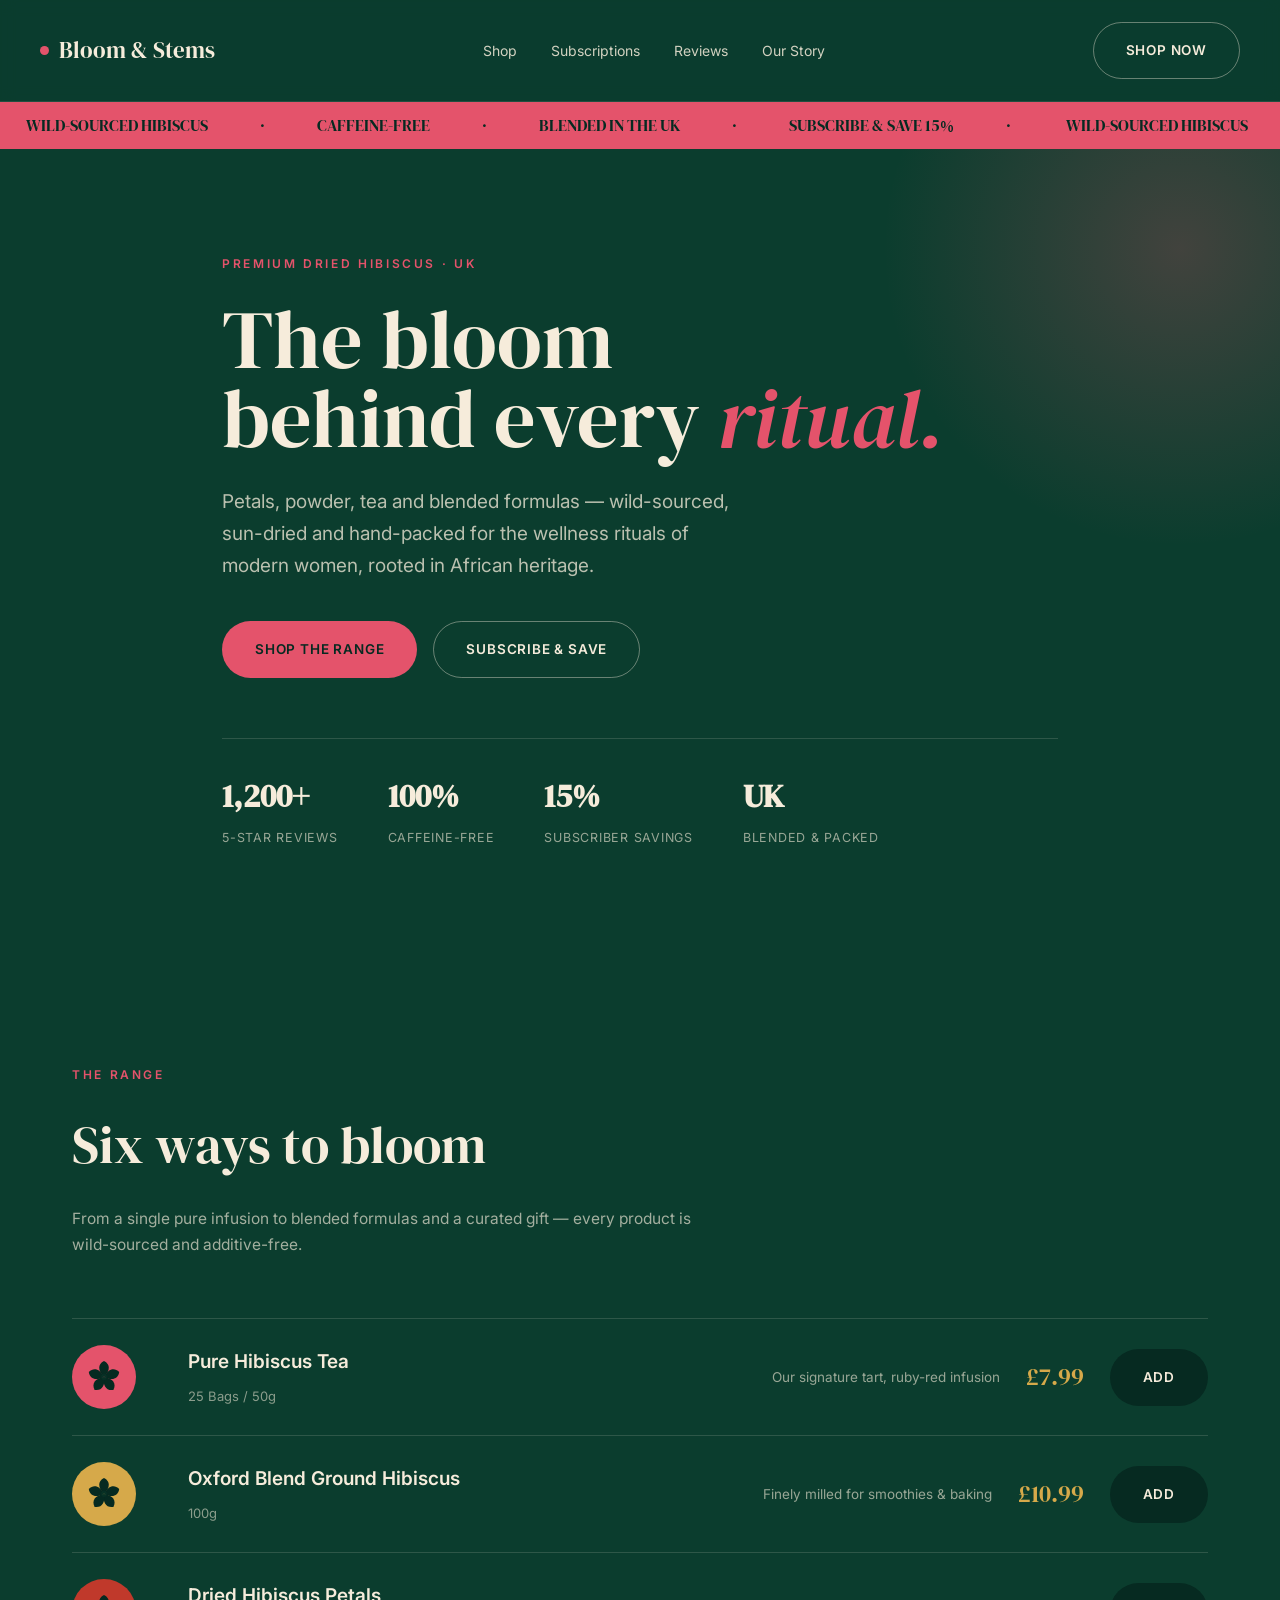
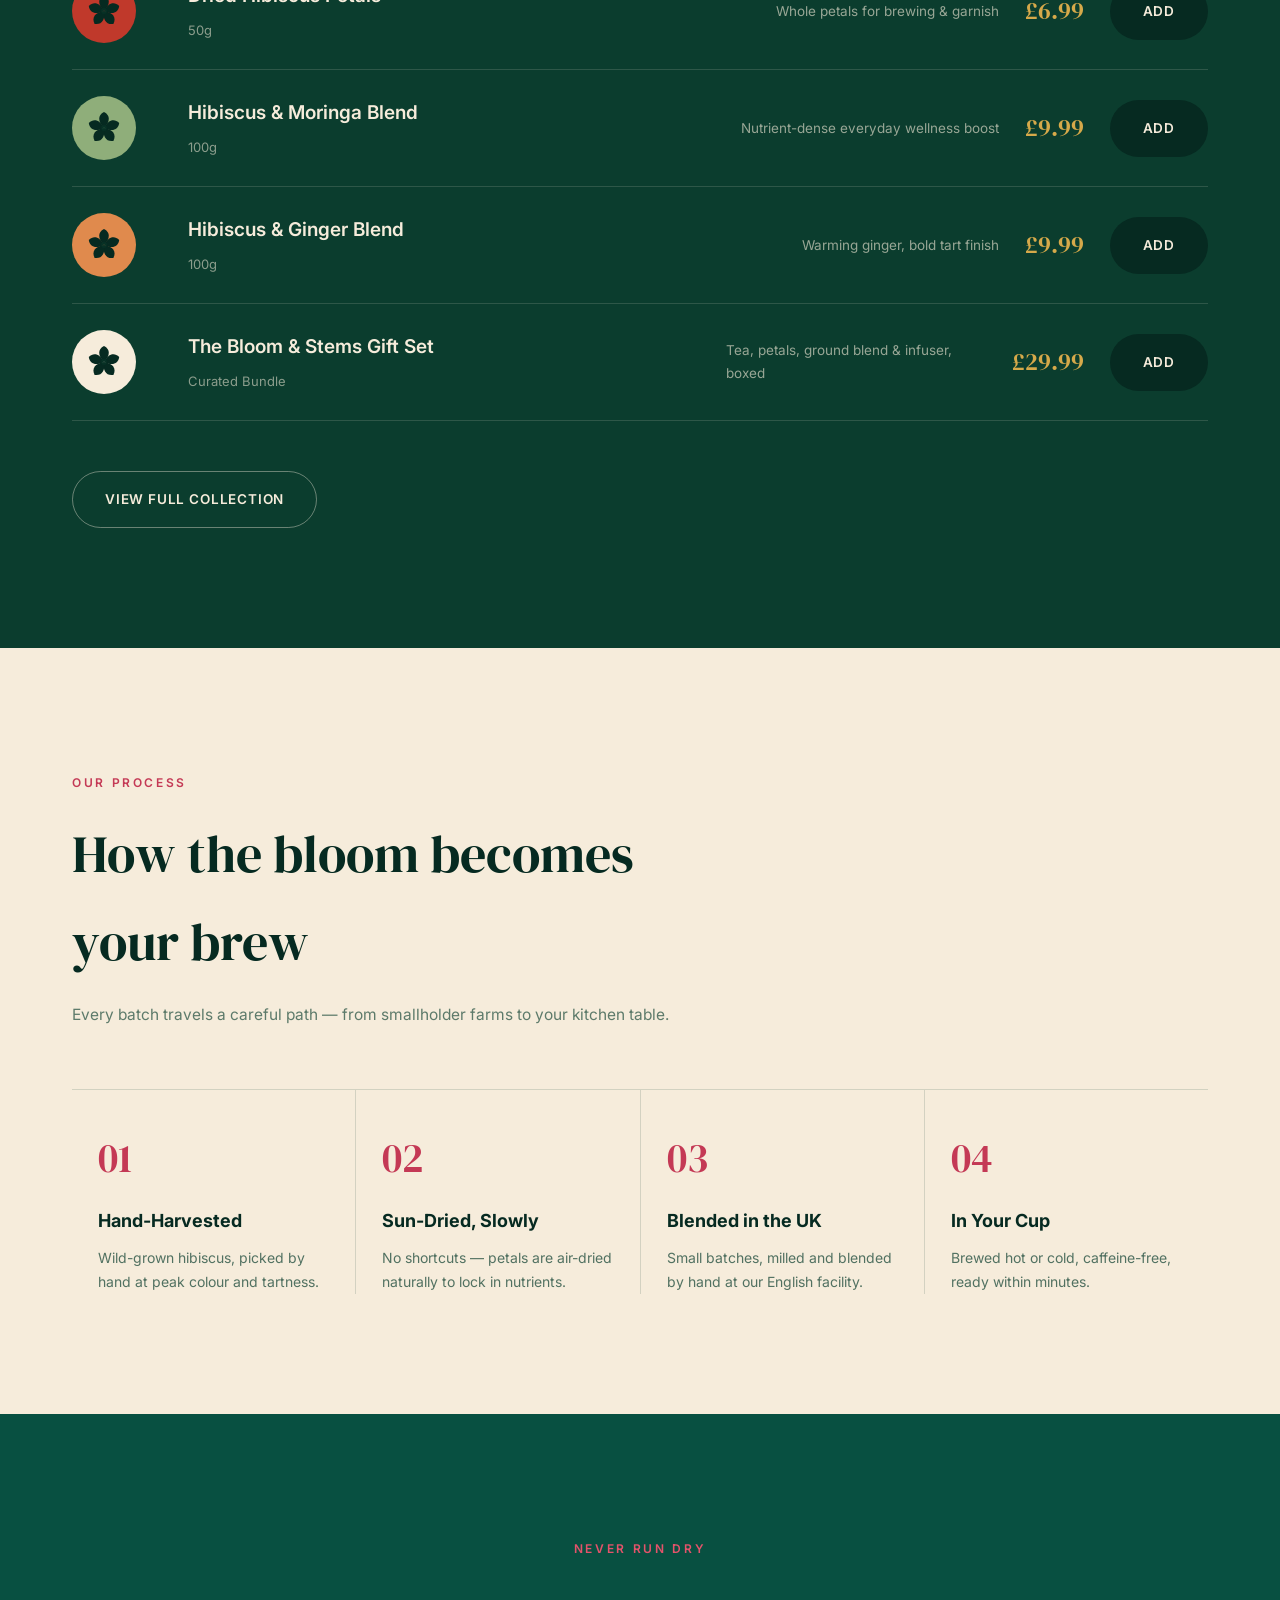
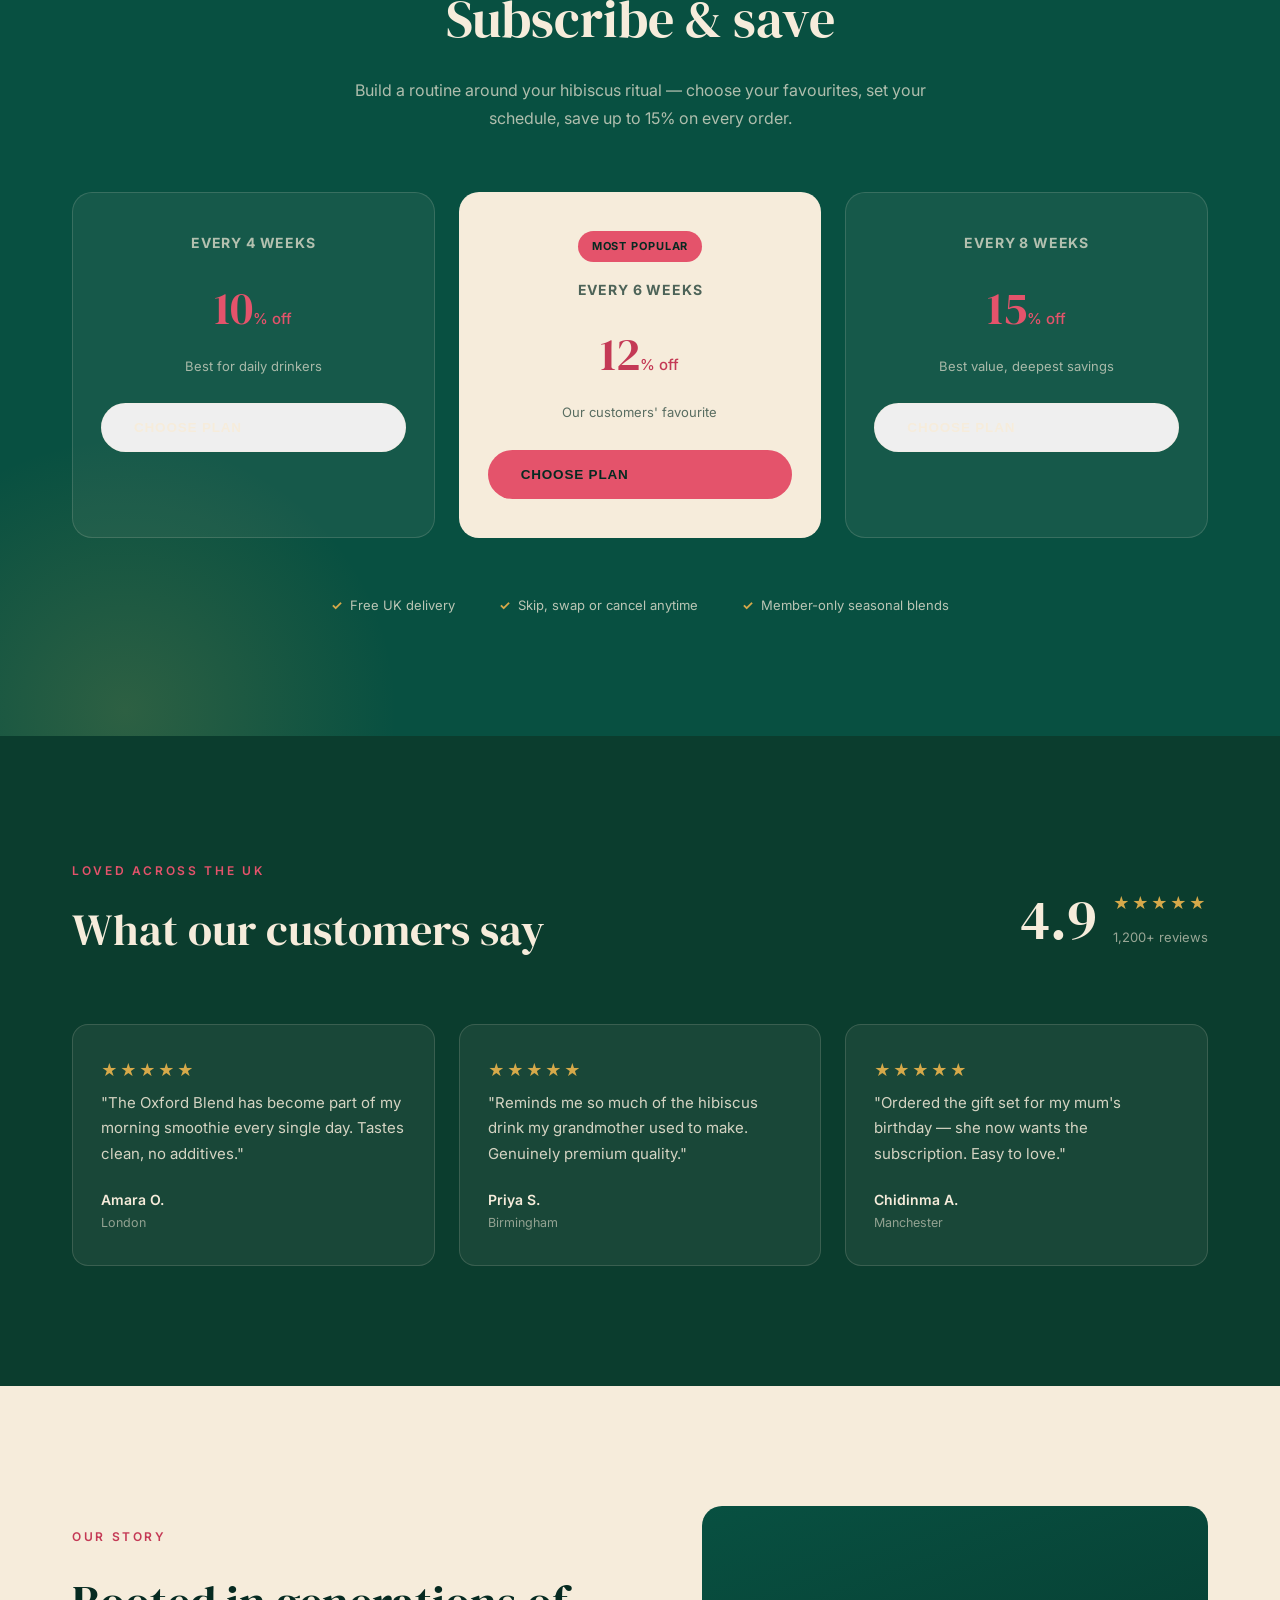
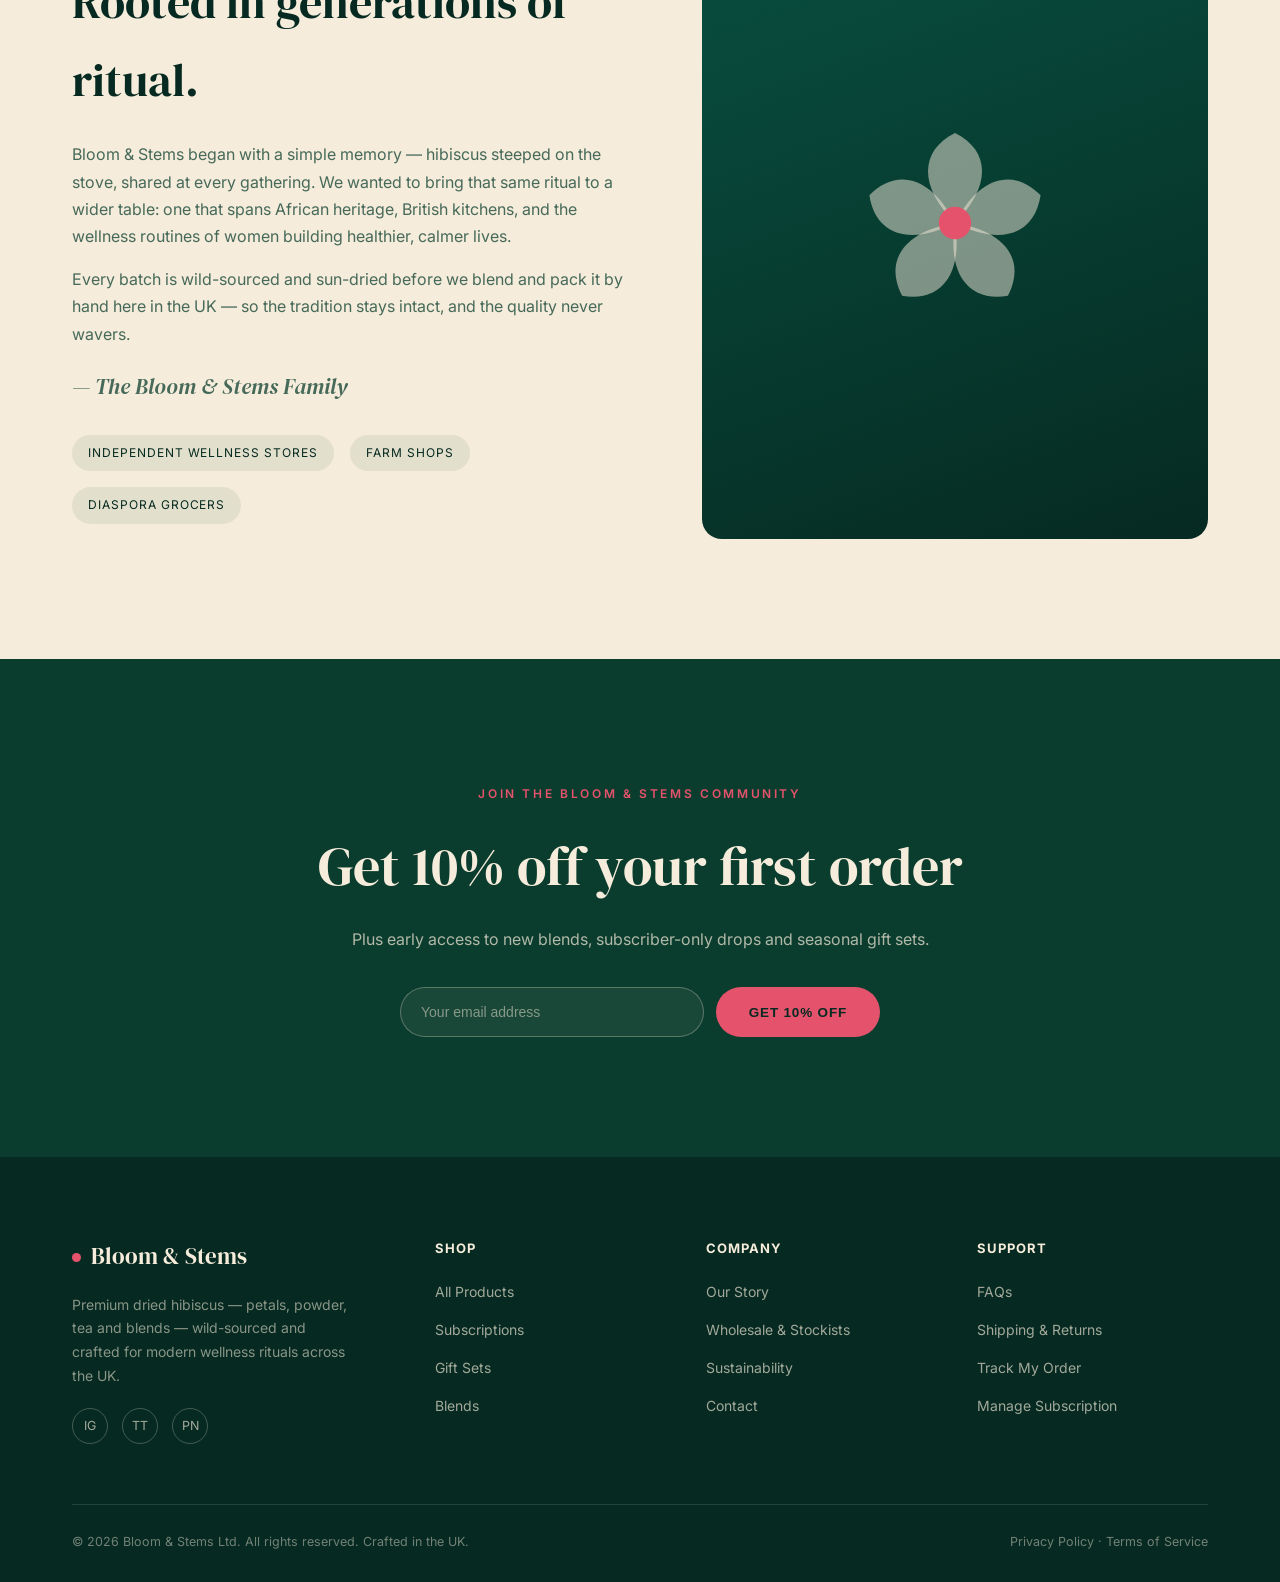
<file: concepts/option-b.html>
<!DOCTYPE html>
<html lang="en">
<head>
<meta charset="UTF-8" />
<meta name="viewport" content="width=device-width, initial-scale=1.0" />
<title>Bloom & Stems | The Ritual of Hibiscus</title>
<link rel="preconnect" href="https://fonts.googleapis.com">
<link rel="preconnect" href="https://fonts.gstatic.com" crossorigin>
<link href="https://fonts.googleapis.com/css2?family=DM+Serif+Display:ital@0;1&family=Inter:wght@300;400;500;600;700&display=swap" rel="stylesheet">
<style>
  :root{
    --forest:#0B3D2E;
    --forest-2:#085041;
    --forest-dark:#062A21;
    --cream:#F6ECDB;
    --cream-2:#F1E7D6;
    --coral:#E4536B;
    --coral-dark:#C43955;
    --gold:#D6A94A;
    --maxw:1200px;
  }
  *{box-sizing:border-box;margin:0;padding:0;}
  html{scroll-behavior:smooth;}
  body{font-family:'Inter',sans-serif;background:var(--forest);color:var(--cream);line-height:1.7;font-size:16px;-webkit-font-smoothing:antialiased;}
  h1,h2,h3{font-family:'DM Serif Display',serif;font-weight:400;}
  .wrap{max-width:var(--maxw);margin:0 auto;padding:0 32px;}
  a{color:inherit;}
  .eyebrow{text-transform:uppercase;letter-spacing:.22em;font-size:12px;font-weight:600;color:var(--coral);}
  .btn{display:inline-flex;align-items:center;gap:8px;padding:16px 32px;border-radius:100px;text-decoration:none;font-size:13.5px;letter-spacing:.06em;text-transform:uppercase;font-weight:600;border:1px solid transparent;transition:.25s ease;cursor:pointer;}
  .btn-coral{background:var(--coral);color:var(--forest-dark);}
  .btn-coral:hover{background:#fff;}
  .btn-line{border-color:rgba(246,236,219,.4);color:var(--cream);}
  .btn-line:hover{border-color:var(--cream);background:rgba(246,236,219,.08);}
  .btn-dark{background:var(--forest-dark);color:var(--cream);}
  .btn-dark:hover{background:#000;}

  /* NAV */
  header.site-nav{position:sticky;top:0;z-index:40;background:rgba(11,61,46,.85);backdrop-filter:blur(8px);border-bottom:1px solid rgba(246,236,219,.1);}
  .nav-inner{display:flex;align-items:center;justify-content:space-between;padding:22px 0;}
  .brand{display:flex;align-items:center;gap:10px;font-family:'DM Serif Display',serif;font-size:23px;text-decoration:none;color:var(--cream);}
  .brand .dot{width:9px;height:9px;border-radius:50%;background:var(--coral);}
  .nav-links{display:flex;gap:34px;list-style:none;}
  .nav-links a{text-decoration:none;font-size:14px;color:rgba(246,236,219,.85);}
  .nav-links a:hover{color:var(--coral);}
  .nav-cta{display:flex;align-items:center;gap:18px;}
  .nav-toggle{display:none;background:none;border:0;color:var(--cream);font-size:26px;cursor:pointer;}

  /* MARQUEE */
  .marquee{background:var(--coral);color:var(--forest-dark);overflow:hidden;white-space:nowrap;padding:10px 0;font-family:'DM Serif Display',serif;font-size:16px;}
  .marquee-track{display:inline-block;animation:scroll 24s linear infinite;}
  .marquee-track span{margin:0 26px;}
  @keyframes scroll{from{transform:translateX(0);}to{transform:translateX(-50%);}}

  /* HERO */
  .hero{padding:100px 0 90px;position:relative;overflow:hidden;}
  .hero:before{content:'';position:absolute;top:-200px;right:-200px;width:600px;height:600px;border-radius:50%;background:radial-gradient(circle,rgba(228,83,107,.25),transparent 70%);}
  .hero-inner{position:relative;z-index:2;max-width:900px;}
  .hero h1{font-size:82px;line-height:.96;color:var(--cream);margin:24px 0 28px;}
  .hero h1 span{color:var(--coral);font-style:italic;}
  .hero p.lede{font-size:19px;max-width:520px;color:rgba(246,236,219,.75);margin-bottom:38px;}
  .hero-ctas{display:flex;gap:16px;flex-wrap:wrap;margin-bottom:60px;}
  .hero-strip{display:flex;gap:50px;flex-wrap:wrap;border-top:1px solid rgba(246,236,219,.15);padding-top:30px;}
  .hero-strip div strong{display:block;font-family:'DM Serif Display',serif;font-size:32px;color:var(--cream);}
  .hero-strip div span{font-size:12.5px;text-transform:uppercase;letter-spacing:.06em;color:rgba(246,236,219,.6);}

  /* PRODUCTS - editorial rows */
  .section{padding:120px 0;}
  .section-head{margin-bottom:60px;max-width:640px;}
  .section-head h2{font-size:52px;color:var(--cream);margin:14px 0 0;}
  .section-head p{color:rgba(246,236,219,.65);margin-top:16px;font-size:15.5px;}

  .products-list{border-top:1px solid rgba(246,236,219,.15);}
  .product-row{display:grid;grid-template-columns:90px 1fr auto auto auto;gap:26px;align-items:center;padding:26px 0;border-bottom:1px solid rgba(246,236,219,.15);transition:.25s;}
  .product-row:hover{background:rgba(246,236,219,.04);}
  .product-icon{width:64px;height:64px;border-radius:50%;display:flex;align-items:center;justify-content:center;}
  .product-icon svg{width:32px;height:32px;}
  .product-icon svg path{fill:var(--forest-dark);}
  .product-icon svg circle{fill:rgba(11,61,46,.4);}
  .pi-1{background:var(--coral);}
  .pi-2{background:var(--gold);}
  .pi-3{background:#C0392B;}
  .pi-4{background:#8FAE7A;}
  .pi-5{background:#E08A4D;}
  .pi-6{background:var(--cream);}
  .product-info h3{font-family:'Inter',sans-serif;font-weight:600;font-size:19px;color:var(--cream);margin-bottom:4px;}
  .product-info span{font-size:13px;color:rgba(246,236,219,.55);}
  .product-tagline{font-size:13.5px;color:rgba(246,236,219,.6);max-width:260px;}
  .product-price{font-family:'DM Serif Display',serif;font-size:24px;color:var(--gold);}
  .products-more{margin-top:50px;}

  /* HOW IT WORKS on cream */
  .how{background:var(--cream);color:var(--forest-dark);}
  .how .eyebrow{color:var(--coral-dark);}
  .how .section-head h2{color:var(--forest-dark);}
  .how .section-head p{color:rgba(11,61,46,.65);}
  .how-row{display:flex;gap:0;border-top:1px solid rgba(11,61,46,.15);}
  .how-step{flex:1;padding:34px 26px 0;border-left:1px solid rgba(11,61,46,.15);}
  .how-step:first-child{border-left:none;}
  .how-step .num{font-family:'DM Serif Display',serif;font-size:40px;color:var(--coral-dark);display:block;margin-bottom:14px;}
  .how-step h3{font-family:'Inter',sans-serif;font-weight:700;font-size:18px;margin-bottom:10px;}
  .how-step p{font-size:14px;color:rgba(11,61,46,.7);}

  /* SUBSCRIPTION */
  .sub{background:var(--forest-2);position:relative;overflow:hidden;}
  .sub:before{content:'';position:absolute;bottom:-250px;left:-150px;width:550px;height:550px;border-radius:50%;background:radial-gradient(circle,rgba(214,169,74,.18),transparent 70%);}
  .sub-head{text-align:center;max-width:600px;margin:0 auto 60px;position:relative;z-index:2;}
  .sub-head h2{font-size:52px;color:var(--cream);margin:14px 0;}
  .sub-head p{color:rgba(246,236,219,.7);}
  .plans{display:grid;grid-template-columns:repeat(3,1fr);gap:24px;position:relative;z-index:2;}
  .plan{background:rgba(246,236,219,.06);border:1px solid rgba(246,236,219,.15);border-radius:20px;padding:38px 28px;text-align:center;}
  .plan.popular{background:var(--cream);color:var(--forest-dark);}
  .plan.popular .ribbon{display:inline-block;background:var(--coral);color:var(--forest-dark);font-size:11px;text-transform:uppercase;letter-spacing:.08em;font-weight:700;padding:6px 14px;border-radius:20px;margin-bottom:16px;}
  .plan h4{font-family:'Inter',sans-serif;font-size:14px;text-transform:uppercase;letter-spacing:.06em;margin-bottom:14px;opacity:.7;}
  .plan .save{font-family:'DM Serif Display',serif;font-size:46px;margin-bottom:8px;color:var(--coral);}
  .plan.popular .save{color:var(--coral-dark);}
  .plan .save span{font-family:'Inter',sans-serif;font-size:15px;font-weight:500;}
  .plan p.desc{font-size:13px;opacity:.65;margin-bottom:26px;}
  .plan button{width:100%;}
  .sub-features{display:flex;justify-content:center;gap:44px;flex-wrap:wrap;margin-top:56px;position:relative;z-index:2;}
  .sub-features span{font-size:13px;color:rgba(246,236,219,.75);display:flex;align-items:center;gap:8px;}
  .sub-features span:before{content:'✓';color:var(--gold);font-weight:700;}

  /* REVIEWS */
  .reviews-head{display:flex;justify-content:space-between;align-items:flex-end;margin-bottom:56px;flex-wrap:wrap;gap:20px;}
  .avg{display:flex;align-items:center;gap:16px;}
  .avg .num{font-family:'DM Serif Display',serif;font-size:56px;color:var(--cream);}
  .stars{color:var(--gold);font-size:16px;letter-spacing:2px;margin-bottom:6px;}
  .reviews-grid{display:grid;grid-template-columns:repeat(3,1fr);gap:24px;}
  .review-card{background:rgba(246,236,219,.06);border:1px solid rgba(246,236,219,.15);border-radius:16px;padding:32px 28px;}
  .review-card p{font-size:15px;color:rgba(246,236,219,.85);margin-bottom:22px;}
  .review-name{font-weight:600;font-size:14px;color:var(--cream);}
  .review-loc{font-size:12.5px;color:rgba(246,236,219,.55);}

  /* STORY */
  .story{background:var(--cream);color:var(--forest-dark);}
  .story-grid{display:grid;grid-template-columns:1.05fr .95fr;gap:70px;align-items:center;}
  .story-copy .eyebrow{color:var(--coral-dark);}
  .story-copy h2{font-size:46px;color:var(--forest-dark);margin:14px 0 22px;}
  .story-copy p{color:rgba(11,61,46,.75);margin-bottom:16px;}
  .story-sign{font-family:'DM Serif Display',serif;font-style:italic;font-size:22px;margin-top:20px;color:var(--coral-dark);}
  .story-art{aspect-ratio:4/5;border-radius:20px;background:linear-gradient(160deg,var(--forest-2),var(--forest-dark));position:relative;display:flex;align-items:center;justify-content:center;}
  .story-art svg{width:180px;height:180px;}
  .story-art svg path{fill:rgba(246,236,219,.5);}
  .story-art svg circle{fill:var(--coral);}
  .stockist-row{display:flex;gap:16px;flex-wrap:wrap;margin-top:30px;}
  .stockist-row span{font-size:12px;text-transform:uppercase;letter-spacing:.08em;background:rgba(11,61,46,.08);padding:8px 16px;border-radius:100px;color:var(--forest-dark);}

  /* CTA */
  .cta-band{text-align:center;position:relative;}
  .cta-band h2{font-size:54px;color:var(--cream);margin:14px 0;}
  .cta-band p{color:rgba(246,236,219,.7);margin-bottom:34px;}
  .cta-form{display:flex;justify-content:center;gap:12px;max-width:480px;margin:0 auto;flex-wrap:wrap;}
  .cta-form input{flex:1;min-width:230px;padding:16px 20px;border:1px solid rgba(246,236,219,.3);background:rgba(246,236,219,.06);color:var(--cream);border-radius:100px;font-size:14px;}
  .cta-form input::placeholder{color:rgba(246,236,219,.5);}

  /* FOOTER */
  footer{background:var(--forest-dark);padding:80px 0 30px;}
  .footer-grid{display:grid;grid-template-columns:1.4fr repeat(3,1fr);gap:40px;margin-bottom:60px;}
  .footer-brand p{font-size:14px;margin:16px 0 20px;max-width:280px;color:rgba(246,236,219,.55);}
  .social-row{display:flex;gap:14px;}
  .social-row a{width:36px;height:36px;border:1px solid rgba(246,236,219,.25);border-radius:50%;display:flex;align-items:center;justify-content:center;font-size:12.5px;text-decoration:none;}
  footer h5{color:var(--cream);font-size:13px;text-transform:uppercase;letter-spacing:.08em;margin-bottom:18px;font-family:'Inter',sans-serif;}
  footer ul{list-style:none;display:flex;flex-direction:column;gap:11px;}
  footer a{text-decoration:none;font-size:14px;color:rgba(246,236,219,.65);}
  footer a:hover{color:var(--coral);}
  .footer-bottom{border-top:1px solid rgba(246,236,219,.12);padding-top:26px;display:flex;justify-content:space-between;font-size:12.5px;color:rgba(246,236,219,.45);flex-wrap:wrap;gap:10px;}

  @media(max-width:960px){
    .nav-links,.nav-cta .btn-line{display:none;}
    .nav-toggle{display:block;}
    .hero h1{font-size:52px;}
    .product-row{grid-template-columns:60px 1fr auto;}
    .product-row .product-tagline,.product-row .product-icon+.product-info+.product-tagline{display:none;}
    .how-row{flex-direction:column;}
    .how-step{border-left:none;border-top:1px solid rgba(11,61,46,.15);}
    .how-step:first-child{border-top:none;}
    .plans,.reviews-grid{grid-template-columns:1fr;}
    .story-grid{grid-template-columns:1fr;}
    .footer-grid{grid-template-columns:repeat(2,1fr);}
    .section{padding:80px 0;}
  }
  @media(max-width:600px){
    .hero h1{font-size:40px;}
    .section-head h2,.sub-head h2,.cta-band h2{font-size:36px;}
    .footer-grid{grid-template-columns:1fr;}
    .wrap{padding:0 20px;}
    .product-row{grid-template-columns:50px 1fr;row-gap:8px;}
    .product-price{grid-column:2;}
  }
</style>
</head>
<body>

<header class="site-nav">
  <div class="wrap nav-inner">
    <a href="#" class="brand"><span class="dot"></span>Bloom &amp; Stems</a>
    <ul class="nav-links">
      <li><a href="#shop">Shop</a></li>
      <li><a href="#subscribe">Subscriptions</a></li>
      <li><a href="#reviews">Reviews</a></li>
      <li><a href="#story">Our Story</a></li>
    </ul>
    <div class="nav-cta">
      <a href="#shop" class="btn btn-line">Shop Now</a>
      <button class="nav-toggle" aria-label="Menu">☰</button>
    </div>
  </div>
</header>

<div class="marquee">
  <div class="marquee-track">
    <span>WILD-SOURCED HIBISCUS</span><span>·</span><span>CAFFEINE-FREE</span><span>·</span><span>BLENDED IN THE UK</span><span>·</span><span>SUBSCRIBE &amp; SAVE 15%</span><span>·</span>
    <span>WILD-SOURCED HIBISCUS</span><span>·</span><span>CAFFEINE-FREE</span><span>·</span><span>BLENDED IN THE UK</span><span>·</span><span>SUBSCRIBE &amp; SAVE 15%</span><span>·</span>
  </div>
</div>

<section class="hero">
  <div class="wrap hero-inner">
    <span class="eyebrow">Premium Dried Hibiscus · UK</span>
    <h1>The bloom<br>behind every <span>ritual.</span></h1>
    <p class="lede">Petals, powder, tea and blended formulas — wild-sourced, sun-dried and hand-packed for the wellness rituals of modern women, rooted in African heritage.</p>
    <div class="hero-ctas">
      <a href="#shop" class="btn btn-coral">Shop the Range</a>
      <a href="#subscribe" class="btn btn-line">Subscribe &amp; Save</a>
    </div>
    <div class="hero-strip">
      <div><strong>1,200+</strong><span>5-Star Reviews</span></div>
      <div><strong>100%</strong><span>Caffeine-Free</span></div>
      <div><strong>15%</strong><span>Subscriber Savings</span></div>
      <div><strong>UK</strong><span>Blended &amp; Packed</span></div>
    </div>
  </div>
</section>

<section class="section" id="shop">
  <div class="wrap">
    <div class="section-head">
      <span class="eyebrow">The Range</span>
      <h2>Six ways to bloom</h2>
      <p>From a single pure infusion to blended formulas and a curated gift — every product is wild-sourced and additive-free.</p>
    </div>
    <div class="products-list">
      <div class="product-row">
        <div class="product-icon pi-1"><svg viewBox="0 0 100 100"><path d="M50,50 C30,30 30,10 50,0 C70,10 70,30 50,50 Z"/><path d="M50,50 C30,30 30,10 50,0 C70,10 70,30 50,50 Z" transform="rotate(72 50 50)"/><path d="M50,50 C30,30 30,10 50,0 C70,10 70,30 50,50 Z" transform="rotate(144 50 50)"/><path d="M50,50 C30,30 30,10 50,0 C70,10 70,30 50,50 Z" transform="rotate(216 50 50)"/><path d="M50,50 C30,30 30,10 50,0 C70,10 70,30 50,50 Z" transform="rotate(288 50 50)"/><circle cx="50" cy="50" r="9"/></svg></div>
        <div class="product-info"><h3>Pure Hibiscus Tea</h3><span>25 Bags / 50g</span></div>
        <div class="product-tagline">Our signature tart, ruby-red infusion</div>
        <div class="product-price">£7.99</div>
        <a href="#" class="btn btn-dark">Add</a>
      </div>
      <div class="product-row">
        <div class="product-icon pi-2"><svg viewBox="0 0 100 100"><path d="M50,50 C30,30 30,10 50,0 C70,10 70,30 50,50 Z"/><path d="M50,50 C30,30 30,10 50,0 C70,10 70,30 50,50 Z" transform="rotate(72 50 50)"/><path d="M50,50 C30,30 30,10 50,0 C70,10 70,30 50,50 Z" transform="rotate(144 50 50)"/><path d="M50,50 C30,30 30,10 50,0 C70,10 70,30 50,50 Z" transform="rotate(216 50 50)"/><path d="M50,50 C30,30 30,10 50,0 C70,10 70,30 50,50 Z" transform="rotate(288 50 50)"/><circle cx="50" cy="50" r="9"/></svg></div>
        <div class="product-info"><h3>Oxford Blend Ground Hibiscus</h3><span>100g</span></div>
        <div class="product-tagline">Finely milled for smoothies &amp; baking</div>
        <div class="product-price">£10.99</div>
        <a href="#" class="btn btn-dark">Add</a>
      </div>
      <div class="product-row">
        <div class="product-icon pi-3"><svg viewBox="0 0 100 100"><path d="M50,50 C30,30 30,10 50,0 C70,10 70,30 50,50 Z"/><path d="M50,50 C30,30 30,10 50,0 C70,10 70,30 50,50 Z" transform="rotate(72 50 50)"/><path d="M50,50 C30,30 30,10 50,0 C70,10 70,30 50,50 Z" transform="rotate(144 50 50)"/><path d="M50,50 C30,30 30,10 50,0 C70,10 70,30 50,50 Z" transform="rotate(216 50 50)"/><path d="M50,50 C30,30 30,10 50,0 C70,10 70,30 50,50 Z" transform="rotate(288 50 50)"/><circle cx="50" cy="50" r="9"/></svg></div>
        <div class="product-info"><h3>Dried Hibiscus Petals</h3><span>50g</span></div>
        <div class="product-tagline">Whole petals for brewing &amp; garnish</div>
        <div class="product-price">£6.99</div>
        <a href="#" class="btn btn-dark">Add</a>
      </div>
      <div class="product-row">
        <div class="product-icon pi-4"><svg viewBox="0 0 100 100"><path d="M50,50 C30,30 30,10 50,0 C70,10 70,30 50,50 Z"/><path d="M50,50 C30,30 30,10 50,0 C70,10 70,30 50,50 Z" transform="rotate(72 50 50)"/><path d="M50,50 C30,30 30,10 50,0 C70,10 70,30 50,50 Z" transform="rotate(144 50 50)"/><path d="M50,50 C30,30 30,10 50,0 C70,10 70,30 50,50 Z" transform="rotate(216 50 50)"/><path d="M50,50 C30,30 30,10 50,0 C70,10 70,30 50,50 Z" transform="rotate(288 50 50)"/><circle cx="50" cy="50" r="9"/></svg></div>
        <div class="product-info"><h3>Hibiscus &amp; Moringa Blend</h3><span>100g</span></div>
        <div class="product-tagline">Nutrient-dense everyday wellness boost</div>
        <div class="product-price">£9.99</div>
        <a href="#" class="btn btn-dark">Add</a>
      </div>
      <div class="product-row">
        <div class="product-icon pi-5"><svg viewBox="0 0 100 100"><path d="M50,50 C30,30 30,10 50,0 C70,10 70,30 50,50 Z"/><path d="M50,50 C30,30 30,10 50,0 C70,10 70,30 50,50 Z" transform="rotate(72 50 50)"/><path d="M50,50 C30,30 30,10 50,0 C70,10 70,30 50,50 Z" transform="rotate(144 50 50)"/><path d="M50,50 C30,30 30,10 50,0 C70,10 70,30 50,50 Z" transform="rotate(216 50 50)"/><path d="M50,50 C30,30 30,10 50,0 C70,10 70,30 50,50 Z" transform="rotate(288 50 50)"/><circle cx="50" cy="50" r="9"/></svg></div>
        <div class="product-info"><h3>Hibiscus &amp; Ginger Blend</h3><span>100g</span></div>
        <div class="product-tagline">Warming ginger, bold tart finish</div>
        <div class="product-price">£9.99</div>
        <a href="#" class="btn btn-dark">Add</a>
      </div>
      <div class="product-row">
        <div class="product-icon pi-6"><svg viewBox="0 0 100 100"><path d="M50,50 C30,30 30,10 50,0 C70,10 70,30 50,50 Z"/><path d="M50,50 C30,30 30,10 50,0 C70,10 70,30 50,50 Z" transform="rotate(72 50 50)"/><path d="M50,50 C30,30 30,10 50,0 C70,10 70,30 50,50 Z" transform="rotate(144 50 50)"/><path d="M50,50 C30,30 30,10 50,0 C70,10 70,30 50,50 Z" transform="rotate(216 50 50)"/><path d="M50,50 C30,30 30,10 50,0 C70,10 70,30 50,50 Z" transform="rotate(288 50 50)"/><circle cx="50" cy="50" r="9"/></svg></div>
        <div class="product-info"><h3>The Bloom &amp; Stems Gift Set</h3><span>Curated Bundle</span></div>
        <div class="product-tagline">Tea, petals, ground blend &amp; infuser, boxed</div>
        <div class="product-price">£29.99</div>
        <a href="#" class="btn btn-dark">Add</a>
      </div>
    </div>
    <div class="products-more"><a href="#" class="btn btn-line">View Full Collection</a></div>
  </div>
</section>

<section class="how">
  <div class="section" style="padding-bottom:0;">
    <div class="wrap">
      <div class="section-head">
        <span class="eyebrow">Our Process</span>
        <h2>How the bloom becomes your brew</h2>
        <p>Every batch travels a careful path — from smallholder farms to your kitchen table.</p>
      </div>
    </div>
  </div>
  <div class="wrap" style="padding-bottom:120px;">
    <div class="how-row">
      <div class="how-step"><span class="num">01</span><h3>Hand-Harvested</h3><p>Wild-grown hibiscus, picked by hand at peak colour and tartness.</p></div>
      <div class="how-step"><span class="num">02</span><h3>Sun-Dried, Slowly</h3><p>No shortcuts — petals are air-dried naturally to lock in nutrients.</p></div>
      <div class="how-step"><span class="num">03</span><h3>Blended in the UK</h3><p>Small batches, milled and blended by hand at our English facility.</p></div>
      <div class="how-step"><span class="num">04</span><h3>In Your Cup</h3><p>Brewed hot or cold, caffeine-free, ready within minutes.</p></div>
    </div>
  </div>
</section>

<section class="section sub" id="subscribe">
  <div class="wrap">
    <div class="sub-head">
      <span class="eyebrow">Never Run Dry</span>
      <h2>Subscribe &amp; save</h2>
      <p>Build a routine around your hibiscus ritual — choose your favourites, set your schedule, save up to 15% on every order.</p>
    </div>
    <div class="plans">
      <div class="plan">
        <h4>Every 4 Weeks</h4>
        <div class="save">10<span>% off</span></div>
        <p class="desc">Best for daily drinkers</p>
        <button class="btn btn-line">Choose Plan</button>
      </div>
      <div class="plan popular">
        <span class="ribbon">Most Popular</span>
        <h4>Every 6 Weeks</h4>
        <div class="save">12<span>% off</span></div>
        <p class="desc">Our customers' favourite</p>
        <button class="btn btn-coral">Choose Plan</button>
      </div>
      <div class="plan">
        <h4>Every 8 Weeks</h4>
        <div class="save">15<span>% off</span></div>
        <p class="desc">Best value, deepest savings</p>
        <button class="btn btn-line">Choose Plan</button>
      </div>
    </div>
    <div class="sub-features">
      <span>Free UK delivery</span>
      <span>Skip, swap or cancel anytime</span>
      <span>Member-only seasonal blends</span>
    </div>
  </div>
</section>

<section class="section" id="reviews">
  <div class="wrap">
    <div class="reviews-head">
      <div>
        <span class="eyebrow">Loved Across the UK</span>
        <h2 style="font-size:44px;margin-top:10px;">What our customers say</h2>
      </div>
      <div class="avg"><span class="num">4.9</span><div><div class="stars">★★★★★</div><span style="font-size:13px;color:rgba(246,236,219,.6);">1,200+ reviews</span></div></div>
    </div>
    <div class="reviews-grid">
      <div class="review-card">
        <div class="stars">★★★★★</div>
        <p>"The Oxford Blend has become part of my morning smoothie every single day. Tastes clean, no additives."</p>
        <div class="review-name">Amara O.</div><div class="review-loc">London</div>
      </div>
      <div class="review-card">
        <div class="stars">★★★★★</div>
        <p>"Reminds me so much of the hibiscus drink my grandmother used to make. Genuinely premium quality."</p>
        <div class="review-name">Priya S.</div><div class="review-loc">Birmingham</div>
      </div>
      <div class="review-card">
        <div class="stars">★★★★★</div>
        <p>"Ordered the gift set for my mum's birthday — she now wants the subscription. Easy to love."</p>
        <div class="review-name">Chidinma A.</div><div class="review-loc">Manchester</div>
      </div>
    </div>
  </div>
</section>

<section class="section story" id="story">
  <div class="wrap story-grid">
    <div class="story-copy">
      <span class="eyebrow">Our Story</span>
      <h2>Rooted in generations of ritual.</h2>
      <p>Bloom &amp; Stems began with a simple memory — hibiscus steeped on the stove, shared at every gathering. We wanted to bring that same ritual to a wider table: one that spans African heritage, British kitchens, and the wellness routines of women building healthier, calmer lives.</p>
      <p>Every batch is wild-sourced and sun-dried before we blend and pack it by hand here in the UK — so the tradition stays intact, and the quality never wavers.</p>
      <p class="story-sign">— The Bloom &amp; Stems Family</p>
      <div class="stockist-row">
        <span>Independent Wellness Stores</span>
        <span>Farm Shops</span>
        <span>Diaspora Grocers</span>
      </div>
    </div>
    <div class="story-art">
      <svg viewBox="0 0 100 100"><path d="M50,50 C30,30 30,10 50,0 C70,10 70,30 50,50 Z"/><path d="M50,50 C30,30 30,10 50,0 C70,10 70,30 50,50 Z" transform="rotate(72 50 50)"/><path d="M50,50 C30,30 30,10 50,0 C70,10 70,30 50,50 Z" transform="rotate(144 50 50)"/><path d="M50,50 C30,30 30,10 50,0 C70,10 70,30 50,50 Z" transform="rotate(216 50 50)"/><path d="M50,50 C30,30 30,10 50,0 C70,10 70,30 50,50 Z" transform="rotate(288 50 50)"/><circle cx="50" cy="50" r="9"/></svg>
    </div>
  </div>
</section>

<section class="section cta-band">
  <div class="wrap">
    <span class="eyebrow">Join the Bloom &amp; Stems Community</span>
    <h2>Get 10% off your first order</h2>
    <p>Plus early access to new blends, subscriber-only drops and seasonal gift sets.</p>
    <form class="cta-form" onsubmit="return false;">
      <input type="email" placeholder="Your email address" required>
      <button class="btn btn-coral" type="submit">Get 10% Off</button>
    </form>
  </div>
</section>

<footer>
  <div class="wrap">
    <div class="footer-grid">
      <div class="footer-brand">
        <a href="#" class="brand"><span class="dot"></span>Bloom &amp; Stems</a>
        <p>Premium dried hibiscus — petals, powder, tea and blends — wild-sourced and crafted for modern wellness rituals across the UK.</p>
        <div class="social-row">
          <a href="#" aria-label="Instagram">IG</a>
          <a href="#" aria-label="TikTok">TT</a>
          <a href="#" aria-label="Pinterest">PN</a>
        </div>
      </div>
      <div>
        <h5>Shop</h5>
        <ul>
          <li><a href="#">All Products</a></li>
          <li><a href="#">Subscriptions</a></li>
          <li><a href="#">Gift Sets</a></li>
          <li><a href="#">Blends</a></li>
        </ul>
      </div>
      <div>
        <h5>Company</h5>
        <ul>
          <li><a href="#">Our Story</a></li>
          <li><a href="#">Wholesale &amp; Stockists</a></li>
          <li><a href="#">Sustainability</a></li>
          <li><a href="#">Contact</a></li>
        </ul>
      </div>
      <div>
        <h5>Support</h5>
        <ul>
          <li><a href="#">FAQs</a></li>
          <li><a href="#">Shipping &amp; Returns</a></li>
          <li><a href="#">Track My Order</a></li>
          <li><a href="#">Manage Subscription</a></li>
        </ul>
      </div>
    </div>
    <div class="footer-bottom">
      <span>&copy; 2026 Bloom &amp; Stems Ltd. All rights reserved. Crafted in the UK.</span>
      <span>Privacy Policy · Terms of Service</span>
    </div>
  </div>
</footer>

</body>
</html>
</file>
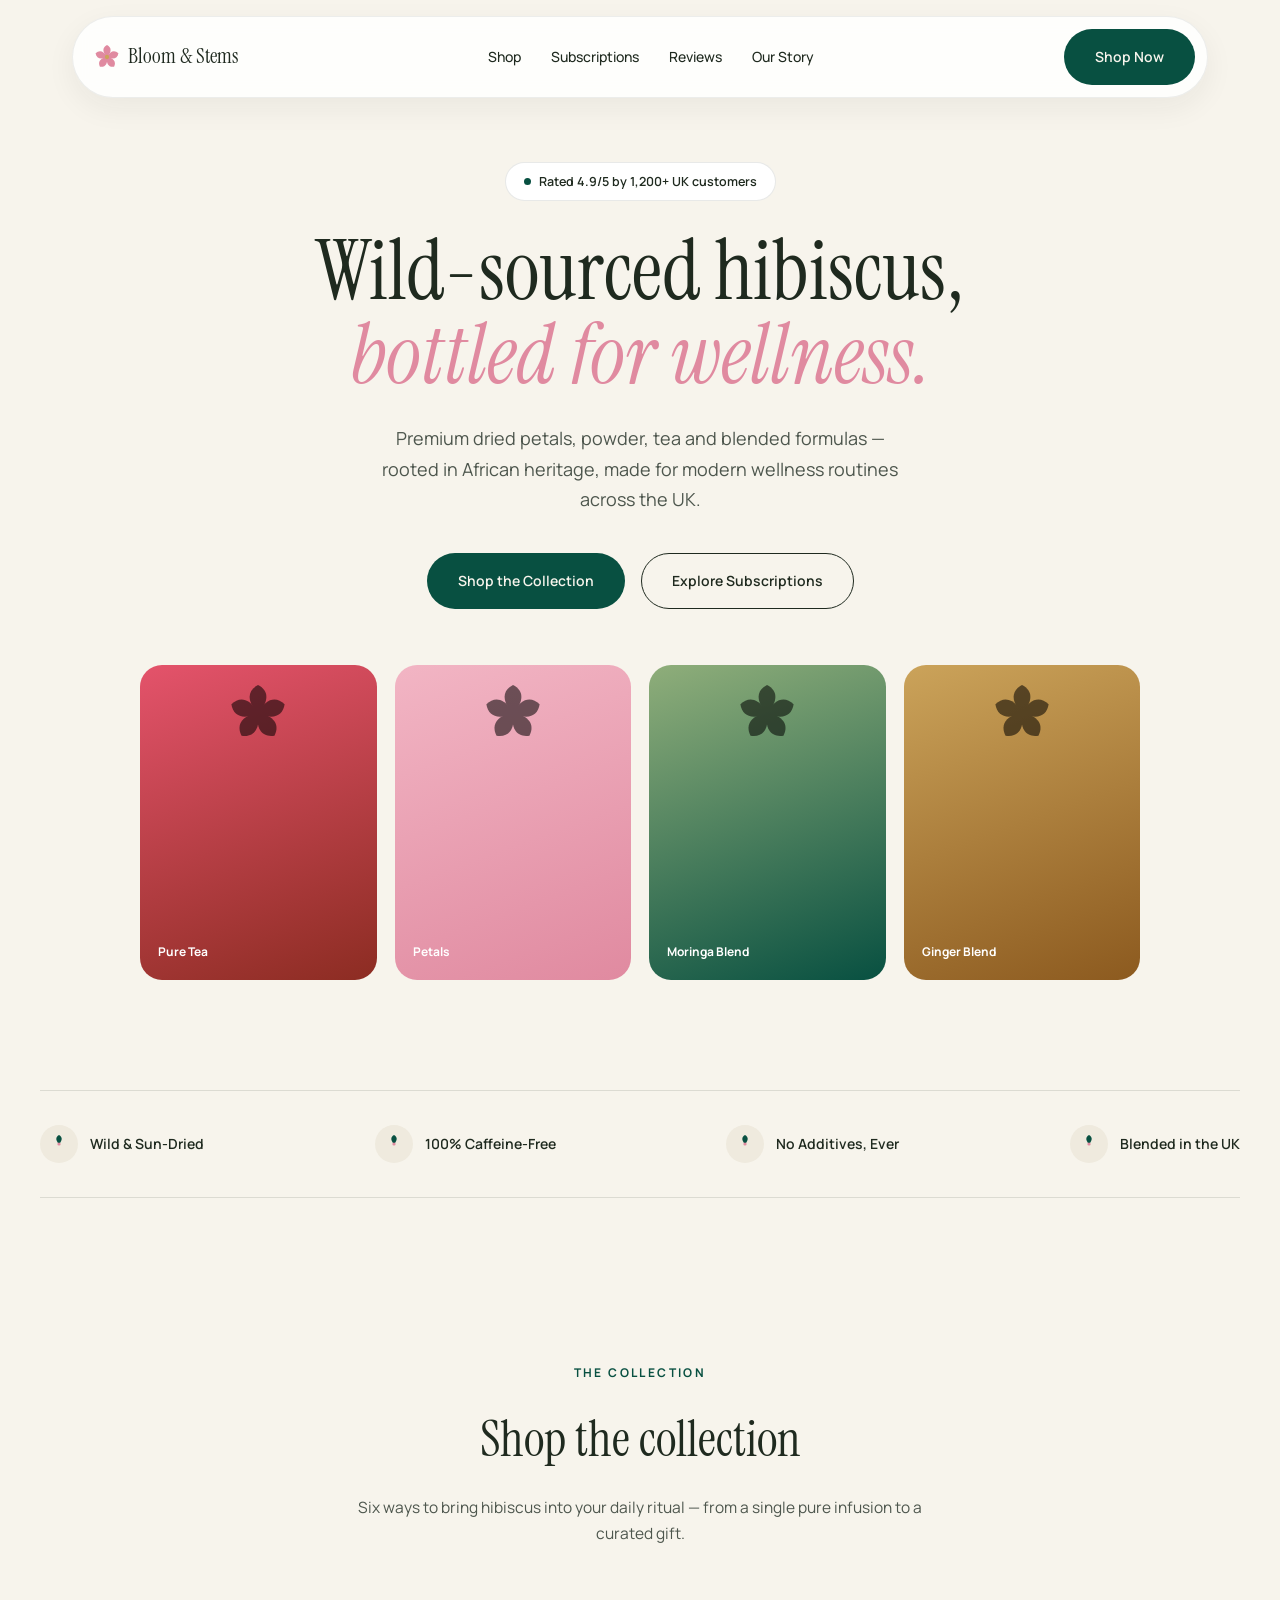
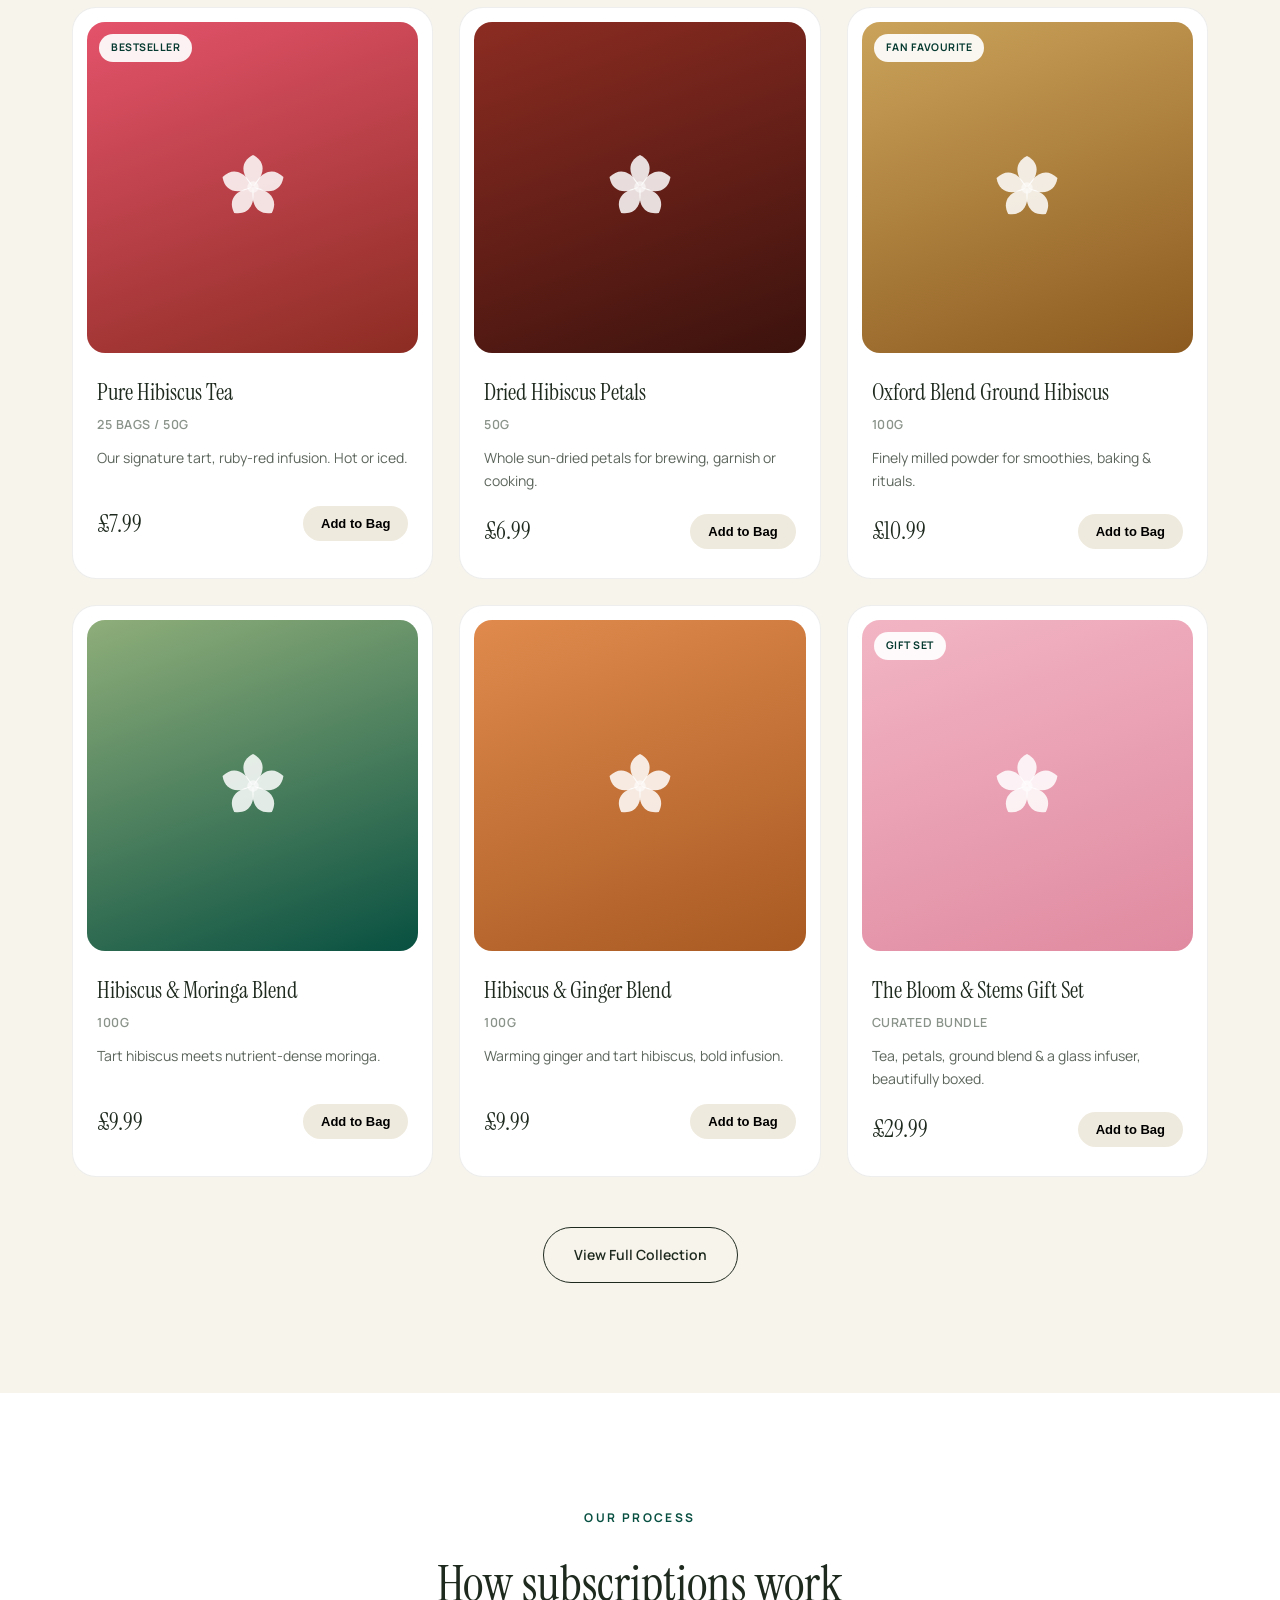
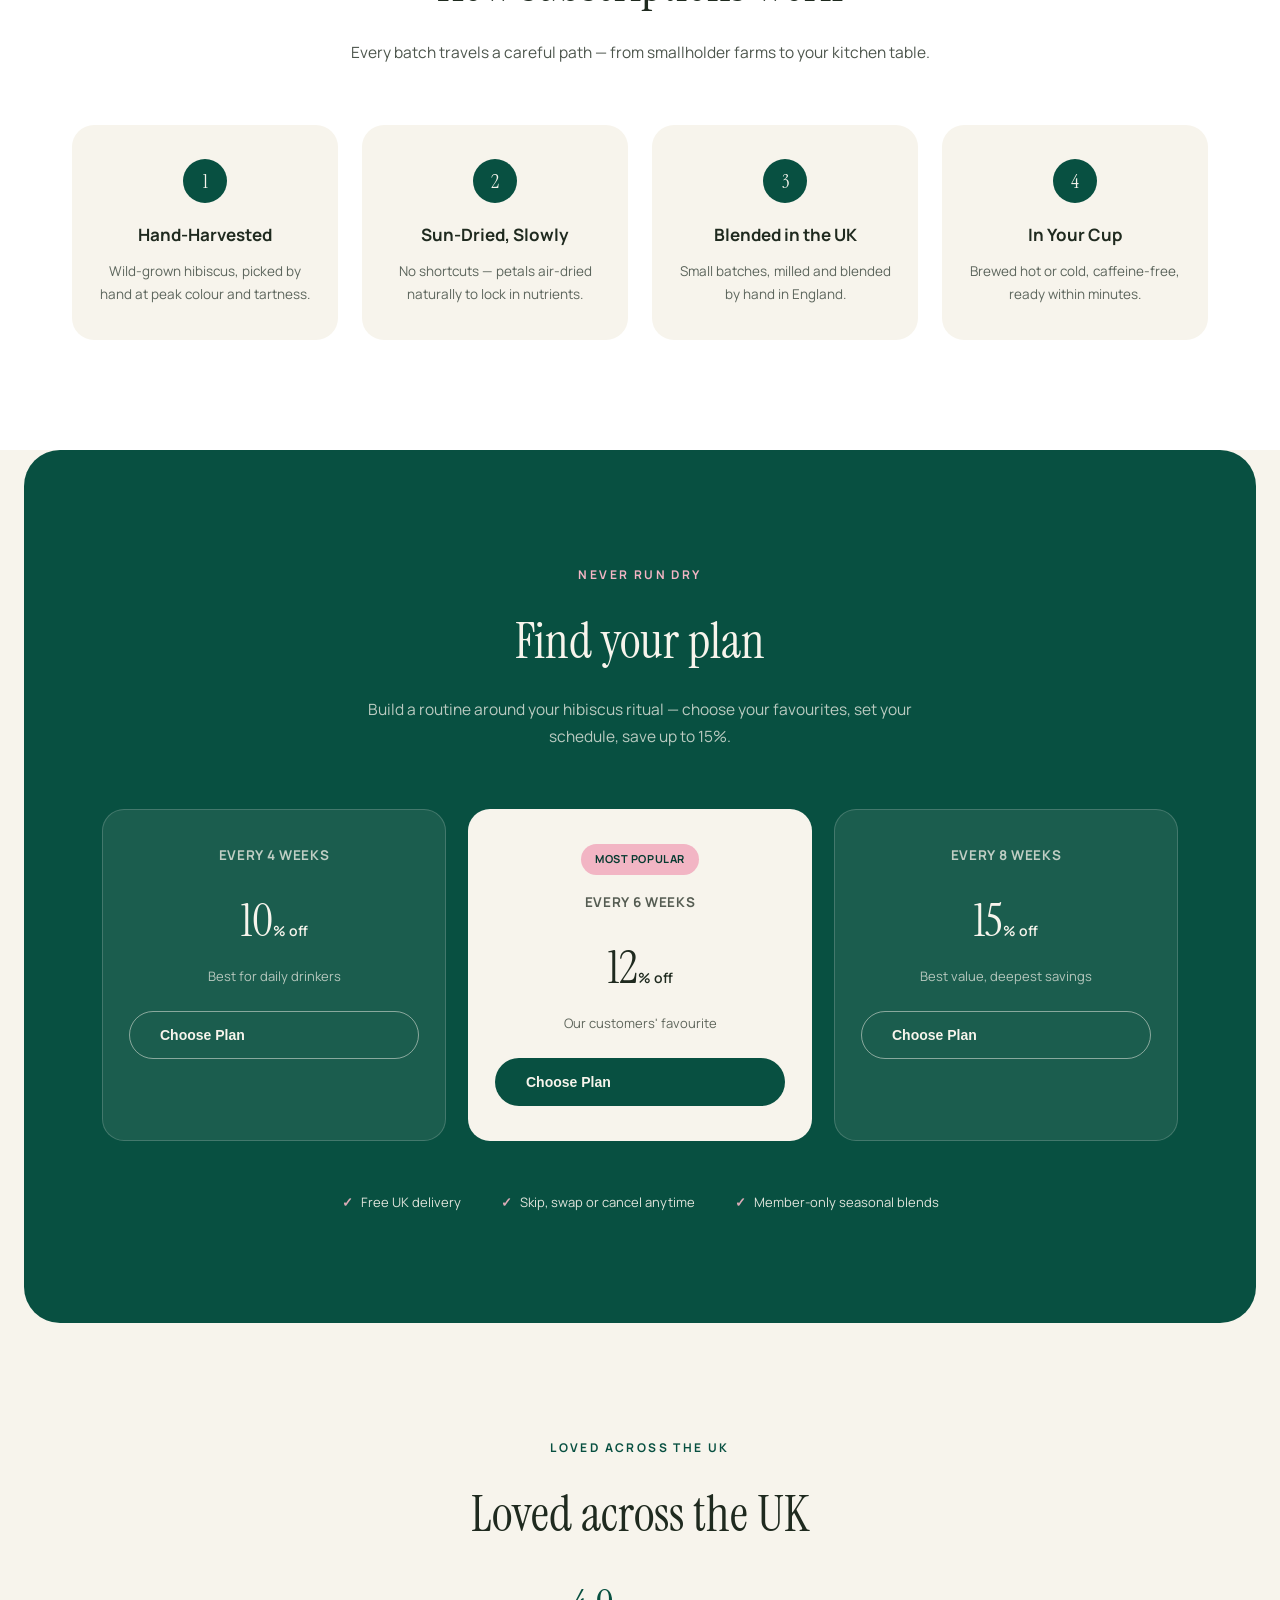
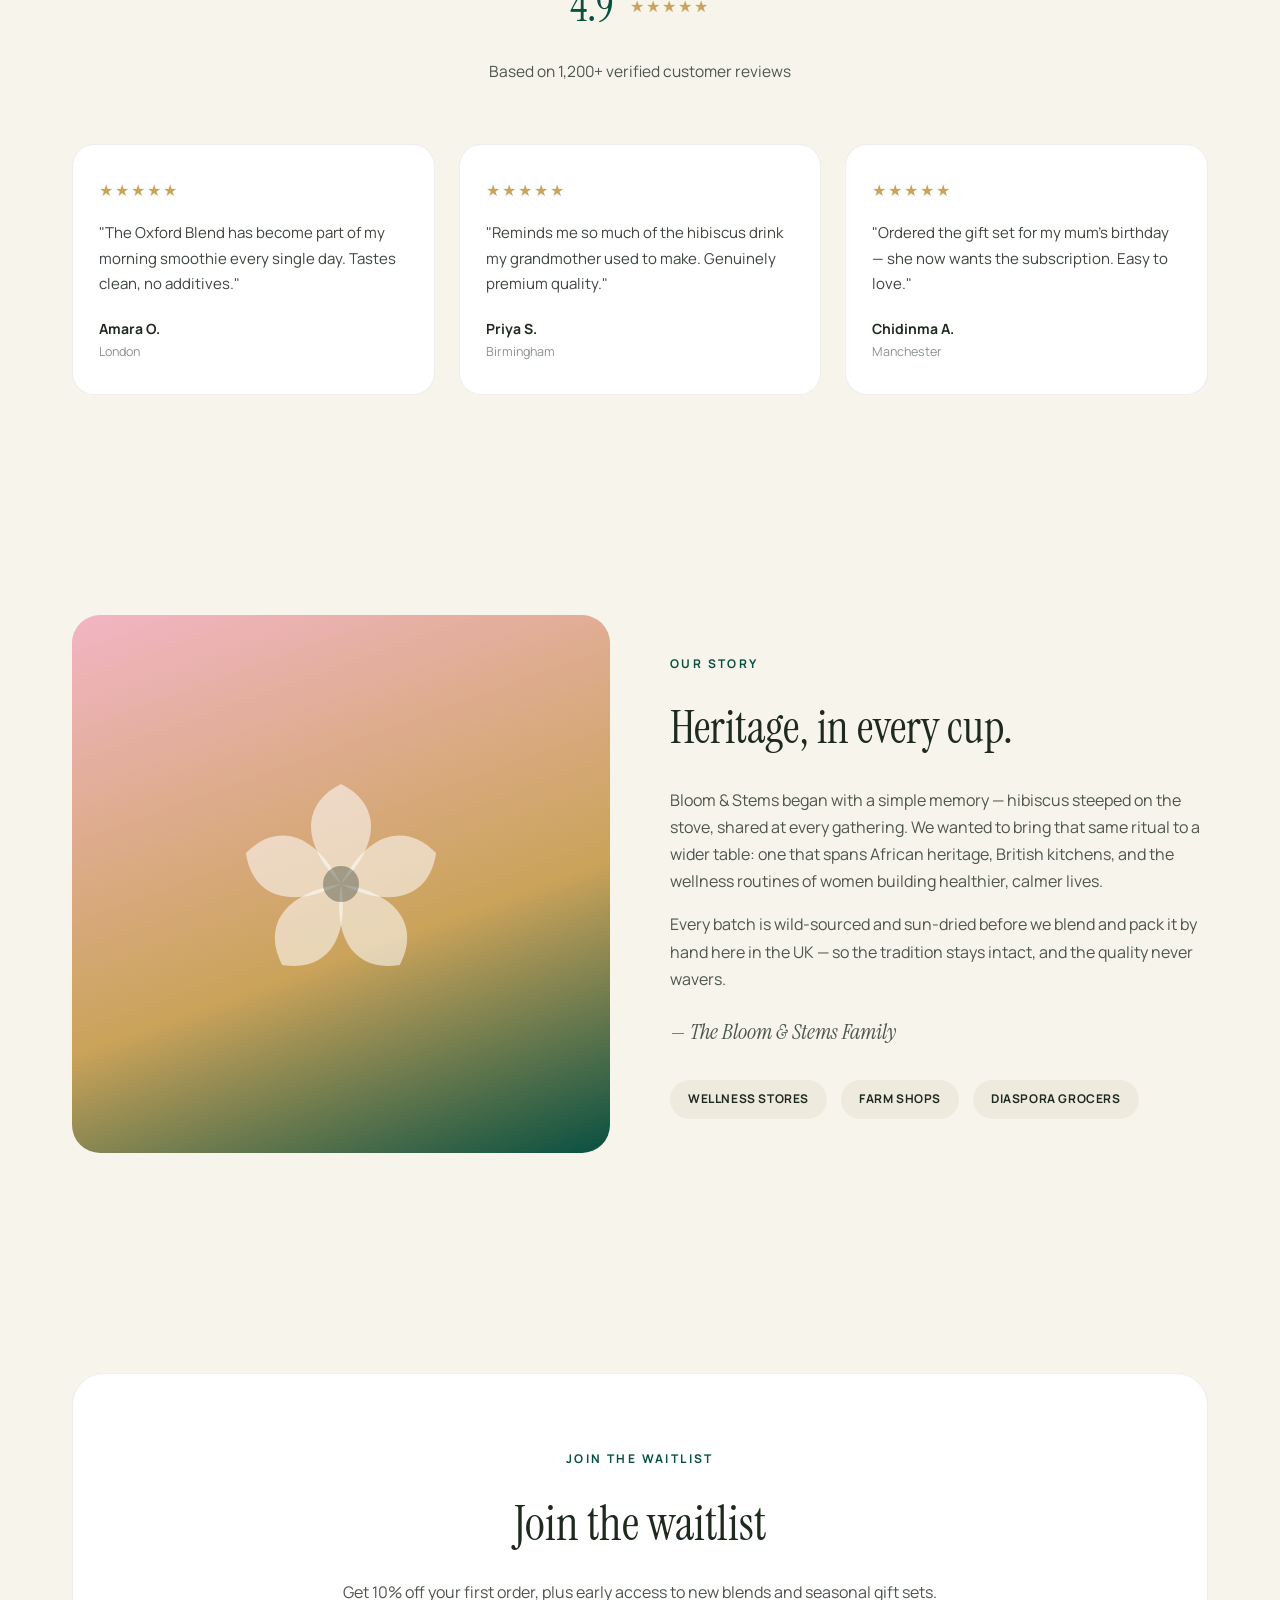
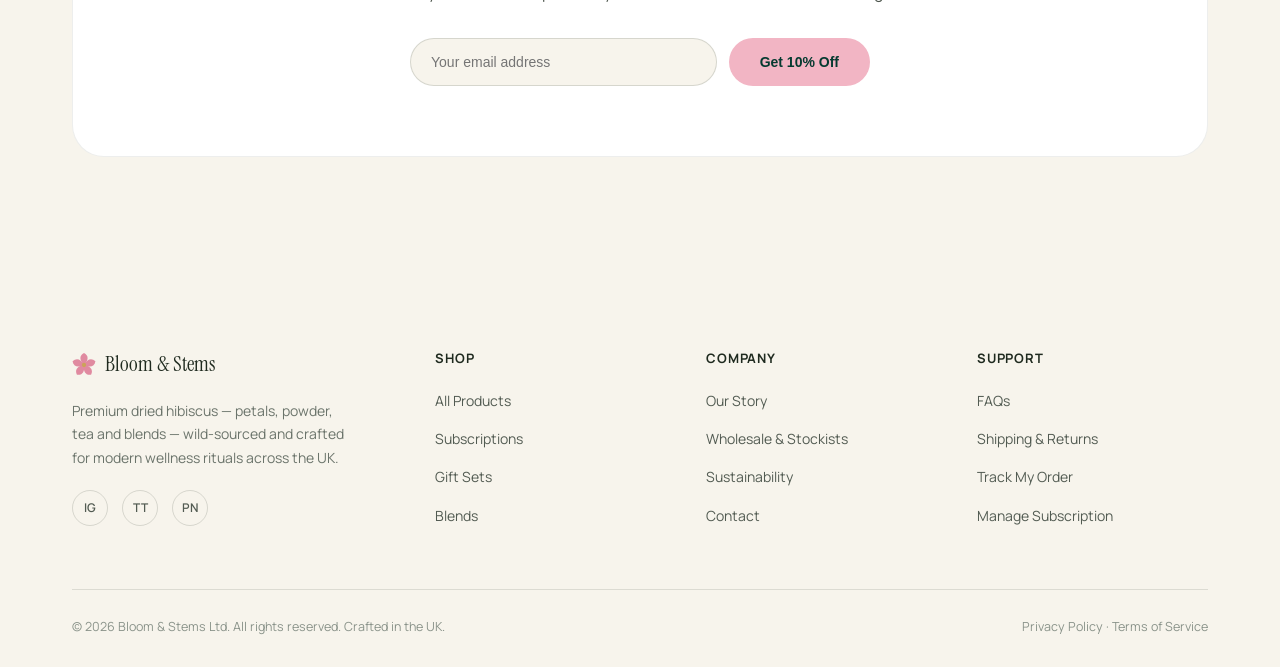
<file: concepts/option-c.html>
<!DOCTYPE html>
<html lang="en">
<head>
<meta charset="UTF-8" />
<meta name="viewport" content="width=device-width, initial-scale=1.0" />
<title>Bloom & Stems | Wild-Sourced Hibiscus Wellness</title>
<link rel="preconnect" href="https://fonts.googleapis.com">
<link rel="preconnect" href="https://fonts.gstatic.com" crossorigin>
<link href="https://fonts.googleapis.com/css2?family=Instrument+Serif:ital@0;1&family=Manrope:wght@300;400;500;600;700&display=swap" rel="stylesheet">
<style>
  :root{
    --paper:#F7F4EC;
    --paper-2:#EFEADE;
    --ink:#1F2A1F;
    --green:#085041;
    --green-dark:#053A30;
    --pink:#F2B5C4;
    --pink-dark:#E08AA0;
    --gold:#CBA35A;
    --maxw:1200px;
  }
  *{box-sizing:border-box;margin:0;padding:0;}
  html{scroll-behavior:smooth;}
  body{font-family:'Manrope',sans-serif;background:var(--paper);color:var(--ink);line-height:1.7;font-size:16px;-webkit-font-smoothing:antialiased;}
  h1,h2,h3{font-family:'Instrument Serif',serif;font-weight:400;}
  .wrap{max-width:var(--maxw);margin:0 auto;padding:0 32px;}
  a{color:inherit;}
  .eyebrow{text-transform:uppercase;letter-spacing:.2em;font-size:12px;font-weight:700;color:var(--green);}
  .btn{display:inline-flex;align-items:center;gap:8px;padding:15px 30px;border-radius:100px;text-decoration:none;font-size:14px;font-weight:600;border:1px solid transparent;transition:.25s ease;cursor:pointer;}
  .btn-green{background:var(--green);color:var(--paper);}
  .btn-green:hover{background:var(--green-dark);}
  .btn-outline{border-color:var(--ink);color:var(--ink);background:transparent;}
  .btn-outline:hover{background:var(--ink);color:var(--paper);}
  .btn-pink{background:var(--pink);color:var(--green-dark);}
  .btn-pink:hover{background:var(--pink-dark);}

  /* NAV - pill */
  header.site-nav{position:sticky;top:16px;z-index:40;}
  .nav-pill{max-width:var(--maxw);margin:0 auto;padding:0 32px;}
  .nav-inner{display:flex;align-items:center;justify-content:space-between;padding:12px 12px 12px 22px;background:rgba(255,255,255,.85);backdrop-filter:blur(10px);border:1px solid rgba(31,42,31,.08);border-radius:100px;box-shadow:0 10px 30px rgba(31,42,31,.06);}
  .brand{display:flex;align-items:center;gap:9px;font-family:'Instrument Serif',serif;font-size:21px;text-decoration:none;color:var(--ink);}
  .brand svg{width:24px;height:24px;}
  .brand svg path{fill:var(--pink-dark);}
  .brand svg circle{fill:var(--gold);}
  .nav-links{display:flex;gap:30px;list-style:none;}
  .nav-links a{text-decoration:none;font-size:14px;font-weight:500;color:var(--ink);}
  .nav-links a:hover{color:var(--green);}
  .nav-toggle{display:none;background:none;border:0;font-size:24px;cursor:pointer;}

  /* HERO */
  .hero{padding:80px 0 60px;text-align:center;}
  .hero-badge{display:inline-flex;align-items:center;gap:8px;background:#fff;border:1px solid rgba(31,42,31,.1);padding:8px 18px;border-radius:100px;font-size:12.5px;font-weight:600;margin-bottom:28px;}
  .hero-badge:before{content:'';width:7px;height:7px;border-radius:50%;background:var(--green);}
  .hero h1{font-size:84px;line-height:1;margin:0 auto 26px;max-width:840px;}
  .hero h1 em{font-style:italic;color:var(--pink-dark);}
  .hero p.lede{font-size:18px;max-width:520px;margin:0 auto 38px;color:#4d564d;}
  .hero-ctas{display:flex;justify-content:center;gap:16px;flex-wrap:wrap;margin-bottom:56px;}
  .hero-visual{max-width:1000px;margin:0 auto;display:grid;grid-template-columns:repeat(4,1fr);gap:18px;}
  .hero-tile{aspect-ratio:3/4;border-radius:22px;position:relative;overflow:hidden;display:flex;align-items:flex-end;padding:18px;}
  .hero-tile svg{position:absolute;top:20px;left:50%;transform:translateX(-50%);width:56px;height:56px;opacity:.55;}
  .hero-tile span{font-size:12px;font-weight:700;color:#fff;position:relative;z-index:2;}
  .ht-1{background:linear-gradient(160deg,#E4536B,#8C2C22);}
  .ht-2{background:linear-gradient(160deg,var(--pink),var(--pink-dark));}
  .ht-3{background:linear-gradient(160deg,#8FAE7A,var(--green));}
  .ht-4{background:linear-gradient(160deg,var(--gold),#8C5A1F);}

  /* PROMISE STRIP */
  .promise{padding:50px 0;}
  .promise-inner{display:flex;justify-content:space-between;flex-wrap:wrap;gap:24px;border-top:1px solid rgba(31,42,31,.12);border-bottom:1px solid rgba(31,42,31,.12);padding:34px 0;}
  .promise-item{display:flex;align-items:center;gap:12px;font-size:14px;font-weight:600;}
  .promise-item .ic{width:38px;height:38px;border-radius:50%;background:var(--paper-2);display:flex;align-items:center;justify-content:center;flex-shrink:0;}
  .promise-item .ic svg{width:18px;height:18px;}
  .promise-item .ic svg path{fill:var(--green);}
  .promise-item .ic svg circle{fill:var(--pink-dark);}

  /* SECTION HEAD */
  .section{padding:110px 0;}
  .section-head{text-align:center;max-width:600px;margin:0 auto 60px;}
  .section-head h2{font-size:50px;margin:12px 0;}
  .section-head p{color:#4d564d;font-size:15.5px;}

  /* PRODUCTS */
  .products-grid{display:grid;grid-template-columns:repeat(3,1fr);gap:26px;}
  .product-card{background:#fff;border-radius:24px;overflow:hidden;border:1px solid rgba(31,42,31,.08);transition:.3s;}
  .product-card:hover{transform:translateY(-6px);box-shadow:0 24px 50px rgba(31,42,31,.1);}
  .product-swatch{aspect-ratio:1/1;position:relative;display:flex;align-items:center;justify-content:center;margin:14px;border-radius:18px;}
  .product-swatch svg{width:64px;height:64px;}
  .product-swatch svg path{fill:rgba(255,255,255,.85);}
  .product-swatch svg circle{fill:rgba(255,255,255,.55);}
  .product-tag{position:absolute;top:12px;left:12px;background:rgba(255,255,255,.92);padding:5px 12px;border-radius:100px;font-size:10.5px;font-weight:700;text-transform:uppercase;letter-spacing:.05em;color:var(--green-dark);}
  .sw-1{background:linear-gradient(160deg,#E4536B,#8C2C22);}
  .sw-2{background:linear-gradient(160deg,#8C2C22,#3C120D);}
  .sw-3{background:linear-gradient(160deg,var(--gold),#8C5A1F);}
  .sw-4{background:linear-gradient(160deg,#8FAE7A,var(--green));}
  .sw-5{background:linear-gradient(160deg,#E08A4D,#A85A22);}
  .sw-6{background:linear-gradient(160deg,var(--pink),var(--pink-dark));}
  .product-body{padding:6px 24px 26px;}
  .product-body h3{font-size:23px;margin-bottom:2px;}
  .product-body .size{font-size:12.5px;color:#8a938a;font-weight:600;text-transform:uppercase;letter-spacing:.04em;margin-bottom:10px;}
  .product-body p{font-size:14px;color:#5c655c;margin-bottom:18px;min-height:40px;}
  .product-footer{display:flex;align-items:center;justify-content:space-between;}
  .price{font-family:'Instrument Serif',serif;font-size:24px;}
  .add-btn{font-size:13px;font-weight:600;border:none;background:var(--paper-2);padding:10px 18px;border-radius:100px;cursor:pointer;transition:.25s;}
  .add-btn:hover{background:var(--ink);color:var(--paper);}
  .products-more{text-align:center;margin-top:50px;}

  /* HOW IT WORKS */
  .how{background:#fff;}
  .how-grid{display:grid;grid-template-columns:repeat(4,1fr);gap:24px;}
  .how-step{text-align:center;padding:34px 20px;background:var(--paper);border-radius:22px;}
  .how-step .num{display:inline-flex;align-items:center;justify-content:center;width:44px;height:44px;border-radius:50%;background:var(--green);color:var(--paper);font-family:'Instrument Serif',serif;font-size:20px;margin-bottom:18px;}
  .how-step h3{font-family:'Manrope',sans-serif;font-weight:700;font-size:17px;margin-bottom:10px;}
  .how-step p{font-size:13.5px;color:#5c655c;}

  /* SUBSCRIPTION */
  .sub{background:var(--green);color:var(--paper);border-radius:36px;margin:0 24px;}
  .sub .wrap{max-width:1140px;}
  .sub .section-head h2{color:var(--paper);}
  .sub .section-head p{color:rgba(247,244,236,.75);}
  .sub .eyebrow{color:var(--pink);}
  .plans{display:grid;grid-template-columns:repeat(3,1fr);gap:22px;}
  .plan{background:rgba(247,244,236,.08);border:1px solid rgba(247,244,236,.18);border-radius:22px;padding:34px 26px;text-align:center;}
  .plan.popular{background:var(--paper);color:var(--ink);}
  .plan.popular .ribbon{display:inline-block;background:var(--pink);color:var(--green-dark);font-size:11px;font-weight:700;text-transform:uppercase;letter-spacing:.05em;padding:6px 14px;border-radius:100px;margin-bottom:16px;}
  .plan h4{font-size:13.5px;text-transform:uppercase;letter-spacing:.05em;opacity:.75;margin-bottom:14px;font-weight:700;}
  .plan .save{font-family:'Instrument Serif',serif;font-size:46px;margin-bottom:6px;}
  .plan .save span{font-family:'Manrope',sans-serif;font-size:14px;font-weight:600;}
  .plan p.desc{font-size:13px;opacity:.7;margin-bottom:24px;}
  .plan button{width:100%;}
  .sub-features{display:flex;justify-content:center;gap:40px;flex-wrap:wrap;margin-top:50px;}
  .sub-features span{font-size:13px;display:flex;align-items:center;gap:8px;opacity:.9;}
  .sub-features span:before{content:'✓';color:var(--pink);font-weight:700;}

  /* REVIEWS */
  .avg-row{display:flex;justify-content:center;align-items:center;gap:16px;margin-bottom:14px;}
  .avg-row .num{font-family:'Instrument Serif',serif;font-size:44px;color:var(--green);}
  .stars{color:var(--gold);font-size:16px;letter-spacing:2px;}
  .reviews-grid{display:grid;grid-template-columns:repeat(3,1fr);gap:24px;margin-top:50px;}
  .review-card{background:#fff;border-radius:22px;padding:32px 26px;border:1px solid rgba(31,42,31,.08);}
  .review-card p{font-size:15px;color:#3d453d;margin-bottom:20px;}
  .review-name{font-weight:700;font-size:14px;}
  .review-loc{font-size:12.5px;color:#8a938a;}

  /* STORY */
  .story-grid{display:grid;grid-template-columns:1fr 1fr;gap:60px;align-items:center;}
  .story-art{aspect-ratio:1/1;border-radius:28px;background:linear-gradient(160deg,var(--pink),var(--gold) 60%,var(--green));position:relative;display:flex;align-items:center;justify-content:center;}
  .story-art svg{width:200px;height:200px;}
  .story-art svg path{fill:rgba(255,255,255,.55);}
  .story-art svg circle{fill:rgba(31,42,31,.35);}
  .story-copy h2{font-size:46px;margin:12px 0 20px;}
  .story-copy p{color:#4d564d;margin-bottom:16px;}
  .story-sign{font-family:'Instrument Serif',serif;font-style:italic;font-size:22px;margin-top:20px;color:var(--green);}
  .stockist-row{display:flex;gap:14px;flex-wrap:wrap;margin-top:30px;}
  .stockist-row span{font-size:12px;font-weight:700;text-transform:uppercase;letter-spacing:.05em;background:var(--paper-2);padding:9px 18px;border-radius:100px;}

  /* CTA */
  .cta-band{text-align:center;}
  .cta-band .inner{background:#fff;border-radius:32px;padding:70px 40px;border:1px solid rgba(31,42,31,.08);}
  .cta-band h2{font-size:48px;margin:12px 0 14px;}
  .cta-band p{color:#4d564d;margin-bottom:32px;}
  .cta-form{display:flex;justify-content:center;gap:12px;max-width:460px;margin:0 auto;flex-wrap:wrap;}
  .cta-form input{flex:1;min-width:220px;padding:15px 20px;border:1px solid rgba(31,42,31,.15);background:var(--paper);border-radius:100px;font-size:14px;}

  /* FOOTER */
  footer{padding:80px 0 30px;}
  .footer-grid{display:grid;grid-template-columns:1.4fr repeat(3,1fr);gap:40px;margin-bottom:60px;}
  .footer-brand .brand{margin-bottom:4px;}
  .footer-brand p{font-size:14px;margin:16px 0 20px;max-width:280px;color:#6b746b;}
  .social-row{display:flex;gap:14px;}
  .social-row a{width:36px;height:36px;border:1px solid rgba(31,42,31,.15);border-radius:50%;display:flex;align-items:center;justify-content:center;font-size:12px;text-decoration:none;font-weight:600;}
  footer h5{font-size:13px;text-transform:uppercase;letter-spacing:.06em;margin-bottom:18px;font-weight:700;}
  footer ul{list-style:none;display:flex;flex-direction:column;gap:11px;}
  footer a{text-decoration:none;font-size:14px;color:#525b52;}
  footer a:hover{color:var(--green);}
  .footer-bottom{border-top:1px solid rgba(31,42,31,.12);padding-top:26px;display:flex;justify-content:space-between;font-size:12.5px;color:#8a938a;flex-wrap:wrap;gap:10px;}

  @media(max-width:960px){
    .nav-links{display:none;}
    .nav-toggle{display:block;}
    .hero h1{font-size:52px;}
    .hero-visual{grid-template-columns:repeat(2,1fr);}
    .promise-inner{flex-direction:column;}
    .products-grid,.how-grid,.plans,.reviews-grid{grid-template-columns:repeat(2,1fr);}
    .story-grid{grid-template-columns:1fr;}
    .footer-grid{grid-template-columns:repeat(2,1fr);}
    .section{padding:70px 0;}
    .sub{margin:0 14px;}
  }
  @media(max-width:600px){
    .hero h1{font-size:38px;}
    .hero-visual{grid-template-columns:repeat(2,1fr);}
    .products-grid,.how-grid,.plans,.reviews-grid,.footer-grid{grid-template-columns:1fr;}
    .section-head h2{font-size:36px;}
    .wrap{padding:0 20px;}
    .cta-band .inner{padding:44px 24px;}
  }
</style>
</head>
<body>

<header class="site-nav">
  <div class="nav-pill">
    <div class="nav-inner">
      <a href="#" class="brand">
        <svg viewBox="0 0 100 100"><path d="M50,50 C30,30 30,10 50,0 C70,10 70,30 50,50 Z"/><path d="M50,50 C30,30 30,10 50,0 C70,10 70,30 50,50 Z" transform="rotate(72 50 50)"/><path d="M50,50 C30,30 30,10 50,0 C70,10 70,30 50,50 Z" transform="rotate(144 50 50)"/><path d="M50,50 C30,30 30,10 50,0 C70,10 70,30 50,50 Z" transform="rotate(216 50 50)"/><path d="M50,50 C30,30 30,10 50,0 C70,10 70,30 50,50 Z" transform="rotate(288 50 50)"/><circle cx="50" cy="50" r="9"/></svg>
        Bloom &amp; Stems
      </a>
      <ul class="nav-links">
        <li><a href="#shop">Shop</a></li>
        <li><a href="#subscribe">Subscriptions</a></li>
        <li><a href="#reviews">Reviews</a></li>
        <li><a href="#story">Our Story</a></li>
      </ul>
      <a href="#shop" class="btn btn-green">Shop Now</a>
      <button class="nav-toggle" aria-label="Menu" style="display:none;">☰</button>
    </div>
  </div>
</header>

<section class="hero">
  <div class="wrap">
    <div class="hero-badge">Rated 4.9/5 by 1,200+ UK customers</div>
    <h1>Wild-sourced hibiscus, <em>bottled for wellness.</em></h1>
    <p class="lede">Premium dried petals, powder, tea and blended formulas — rooted in African heritage, made for modern wellness routines across the UK.</p>
    <div class="hero-ctas">
      <a href="#shop" class="btn btn-green">Shop the Collection</a>
      <a href="#subscribe" class="btn btn-outline">Explore Subscriptions</a>
    </div>
    <div class="hero-visual">
      <div class="hero-tile ht-1"><svg viewBox="0 0 100 100"><path d="M50,50 C30,30 30,10 50,0 C70,10 70,30 50,50 Z"/><path d="M50,50 C30,30 30,10 50,0 C70,10 70,30 50,50 Z" transform="rotate(72 50 50)"/><path d="M50,50 C30,30 30,10 50,0 C70,10 70,30 50,50 Z" transform="rotate(144 50 50)"/><path d="M50,50 C30,30 30,10 50,0 C70,10 70,30 50,50 Z" transform="rotate(216 50 50)"/><path d="M50,50 C30,30 30,10 50,0 C70,10 70,30 50,50 Z" transform="rotate(288 50 50)"/><circle cx="50" cy="50" r="9"/></svg><span>Pure Tea</span></div>
      <div class="hero-tile ht-2"><svg viewBox="0 0 100 100"><path d="M50,50 C30,30 30,10 50,0 C70,10 70,30 50,50 Z"/><path d="M50,50 C30,30 30,10 50,0 C70,10 70,30 50,50 Z" transform="rotate(72 50 50)"/><path d="M50,50 C30,30 30,10 50,0 C70,10 70,30 50,50 Z" transform="rotate(144 50 50)"/><path d="M50,50 C30,30 30,10 50,0 C70,10 70,30 50,50 Z" transform="rotate(216 50 50)"/><path d="M50,50 C30,30 30,10 50,0 C70,10 70,30 50,50 Z" transform="rotate(288 50 50)"/><circle cx="50" cy="50" r="9"/></svg><span>Petals</span></div>
      <div class="hero-tile ht-3"><svg viewBox="0 0 100 100"><path d="M50,50 C30,30 30,10 50,0 C70,10 70,30 50,50 Z"/><path d="M50,50 C30,30 30,10 50,0 C70,10 70,30 50,50 Z" transform="rotate(72 50 50)"/><path d="M50,50 C30,30 30,10 50,0 C70,10 70,30 50,50 Z" transform="rotate(144 50 50)"/><path d="M50,50 C30,30 30,10 50,0 C70,10 70,30 50,50 Z" transform="rotate(216 50 50)"/><path d="M50,50 C30,30 30,10 50,0 C70,10 70,30 50,50 Z" transform="rotate(288 50 50)"/><circle cx="50" cy="50" r="9"/></svg><span>Moringa Blend</span></div>
      <div class="hero-tile ht-4"><svg viewBox="0 0 100 100"><path d="M50,50 C30,30 30,10 50,0 C70,10 70,30 50,50 Z"/><path d="M50,50 C30,30 30,10 50,0 C70,10 70,30 50,50 Z" transform="rotate(72 50 50)"/><path d="M50,50 C30,30 30,10 50,0 C70,10 70,30 50,50 Z" transform="rotate(144 50 50)"/><path d="M50,50 C30,30 30,10 50,0 C70,10 70,30 50,50 Z" transform="rotate(216 50 50)"/><path d="M50,50 C30,30 30,10 50,0 C70,10 70,30 50,50 Z" transform="rotate(288 50 50)"/><circle cx="50" cy="50" r="9"/></svg><span>Ginger Blend</span></div>
    </div>
  </div>
</section>

<div class="promise wrap">
  <div class="promise-inner">
    <div class="promise-item"><span class="ic"><svg viewBox="0 0 100 100"><path d="M50,50 C30,30 30,10 50,0 C70,10 70,30 50,50 Z"/><circle cx="50" cy="50" r="9"/></svg></span>Wild &amp; Sun-Dried</div>
    <div class="promise-item"><span class="ic"><svg viewBox="0 0 100 100"><path d="M50,50 C30,30 30,10 50,0 C70,10 70,30 50,50 Z"/><circle cx="50" cy="50" r="9"/></svg></span>100% Caffeine-Free</div>
    <div class="promise-item"><span class="ic"><svg viewBox="0 0 100 100"><path d="M50,50 C30,30 30,10 50,0 C70,10 70,30 50,50 Z"/><circle cx="50" cy="50" r="9"/></svg></span>No Additives, Ever</div>
    <div class="promise-item"><span class="ic"><svg viewBox="0 0 100 100"><path d="M50,50 C30,30 30,10 50,0 C70,10 70,30 50,50 Z"/><circle cx="50" cy="50" r="9"/></svg></span>Blended in the UK</div>
  </div>
</div>

<section class="section" id="shop">
  <div class="wrap">
    <div class="section-head">
      <span class="eyebrow">The Collection</span>
      <h2>Shop the collection</h2>
      <p>Six ways to bring hibiscus into your daily ritual — from a single pure infusion to a curated gift.</p>
    </div>
    <div class="products-grid">
      <div class="product-card">
        <div class="product-swatch sw-1"><span class="product-tag">Bestseller</span><svg viewBox="0 0 100 100"><path d="M50,50 C30,30 30,10 50,0 C70,10 70,30 50,50 Z"/><path d="M50,50 C30,30 30,10 50,0 C70,10 70,30 50,50 Z" transform="rotate(72 50 50)"/><path d="M50,50 C30,30 30,10 50,0 C70,10 70,30 50,50 Z" transform="rotate(144 50 50)"/><path d="M50,50 C30,30 30,10 50,0 C70,10 70,30 50,50 Z" transform="rotate(216 50 50)"/><path d="M50,50 C30,30 30,10 50,0 C70,10 70,30 50,50 Z" transform="rotate(288 50 50)"/><circle cx="50" cy="50" r="9"/></svg></div>
        <div class="product-body">
          <h3>Pure Hibiscus Tea</h3>
          <div class="size">25 Bags / 50g</div>
          <p>Our signature tart, ruby-red infusion. Hot or iced.</p>
          <div class="product-footer"><span class="price">£7.99</span><button class="add-btn">Add to Bag</button></div>
        </div>
      </div>
      <div class="product-card">
        <div class="product-swatch sw-2"><svg viewBox="0 0 100 100"><path d="M50,50 C30,30 30,10 50,0 C70,10 70,30 50,50 Z"/><path d="M50,50 C30,30 30,10 50,0 C70,10 70,30 50,50 Z" transform="rotate(72 50 50)"/><path d="M50,50 C30,30 30,10 50,0 C70,10 70,30 50,50 Z" transform="rotate(144 50 50)"/><path d="M50,50 C30,30 30,10 50,0 C70,10 70,30 50,50 Z" transform="rotate(216 50 50)"/><path d="M50,50 C30,30 30,10 50,0 C70,10 70,30 50,50 Z" transform="rotate(288 50 50)"/><circle cx="50" cy="50" r="9"/></svg></div>
        <div class="product-body">
          <h3>Dried Hibiscus Petals</h3>
          <div class="size">50g</div>
          <p>Whole sun-dried petals for brewing, garnish or cooking.</p>
          <div class="product-footer"><span class="price">£6.99</span><button class="add-btn">Add to Bag</button></div>
        </div>
      </div>
      <div class="product-card">
        <div class="product-swatch sw-3"><span class="product-tag">Fan Favourite</span><svg viewBox="0 0 100 100"><path d="M50,50 C30,30 30,10 50,0 C70,10 70,30 50,50 Z"/><path d="M50,50 C30,30 30,10 50,0 C70,10 70,30 50,50 Z" transform="rotate(72 50 50)"/><path d="M50,50 C30,30 30,10 50,0 C70,10 70,30 50,50 Z" transform="rotate(144 50 50)"/><path d="M50,50 C30,30 30,10 50,0 C70,10 70,30 50,50 Z" transform="rotate(216 50 50)"/><path d="M50,50 C30,30 30,10 50,0 C70,10 70,30 50,50 Z" transform="rotate(288 50 50)"/><circle cx="50" cy="50" r="9"/></svg></div>
        <div class="product-body">
          <h3>Oxford Blend Ground Hibiscus</h3>
          <div class="size">100g</div>
          <p>Finely milled powder for smoothies, baking &amp; rituals.</p>
          <div class="product-footer"><span class="price">£10.99</span><button class="add-btn">Add to Bag</button></div>
        </div>
      </div>
      <div class="product-card">
        <div class="product-swatch sw-4"><svg viewBox="0 0 100 100"><path d="M50,50 C30,30 30,10 50,0 C70,10 70,30 50,50 Z"/><path d="M50,50 C30,30 30,10 50,0 C70,10 70,30 50,50 Z" transform="rotate(72 50 50)"/><path d="M50,50 C30,30 30,10 50,0 C70,10 70,30 50,50 Z" transform="rotate(144 50 50)"/><path d="M50,50 C30,30 30,10 50,0 C70,10 70,30 50,50 Z" transform="rotate(216 50 50)"/><path d="M50,50 C30,30 30,10 50,0 C70,10 70,30 50,50 Z" transform="rotate(288 50 50)"/><circle cx="50" cy="50" r="9"/></svg></div>
        <div class="product-body">
          <h3>Hibiscus &amp; Moringa Blend</h3>
          <div class="size">100g</div>
          <p>Tart hibiscus meets nutrient-dense moringa.</p>
          <div class="product-footer"><span class="price">£9.99</span><button class="add-btn">Add to Bag</button></div>
        </div>
      </div>
      <div class="product-card">
        <div class="product-swatch sw-5"><svg viewBox="0 0 100 100"><path d="M50,50 C30,30 30,10 50,0 C70,10 70,30 50,50 Z"/><path d="M50,50 C30,30 30,10 50,0 C70,10 70,30 50,50 Z" transform="rotate(72 50 50)"/><path d="M50,50 C30,30 30,10 50,0 C70,10 70,30 50,50 Z" transform="rotate(144 50 50)"/><path d="M50,50 C30,30 30,10 50,0 C70,10 70,30 50,50 Z" transform="rotate(216 50 50)"/><path d="M50,50 C30,30 30,10 50,0 C70,10 70,30 50,50 Z" transform="rotate(288 50 50)"/><circle cx="50" cy="50" r="9"/></svg></div>
        <div class="product-body">
          <h3>Hibiscus &amp; Ginger Blend</h3>
          <div class="size">100g</div>
          <p>Warming ginger and tart hibiscus, bold infusion.</p>
          <div class="product-footer"><span class="price">£9.99</span><button class="add-btn">Add to Bag</button></div>
        </div>
      </div>
      <div class="product-card">
        <div class="product-swatch sw-6"><span class="product-tag">Gift Set</span><svg viewBox="0 0 100 100"><path d="M50,50 C30,30 30,10 50,0 C70,10 70,30 50,50 Z"/><path d="M50,50 C30,30 30,10 50,0 C70,10 70,30 50,50 Z" transform="rotate(72 50 50)"/><path d="M50,50 C30,30 30,10 50,0 C70,10 70,30 50,50 Z" transform="rotate(144 50 50)"/><path d="M50,50 C30,30 30,10 50,0 C70,10 70,30 50,50 Z" transform="rotate(216 50 50)"/><path d="M50,50 C30,30 30,10 50,0 C70,10 70,30 50,50 Z" transform="rotate(288 50 50)"/><circle cx="50" cy="50" r="9"/></svg></div>
        <div class="product-body">
          <h3>The Bloom &amp; Stems Gift Set</h3>
          <div class="size">Curated Bundle</div>
          <p>Tea, petals, ground blend &amp; a glass infuser, beautifully boxed.</p>
          <div class="product-footer"><span class="price">£29.99</span><button class="add-btn">Add to Bag</button></div>
        </div>
      </div>
    </div>
    <div class="products-more"><a href="#" class="btn btn-outline">View Full Collection</a></div>
  </div>
</section>

<section class="section how">
  <div class="wrap">
    <div class="section-head">
      <span class="eyebrow">Our Process</span>
      <h2>How subscriptions work</h2>
      <p>Every batch travels a careful path — from smallholder farms to your kitchen table.</p>
    </div>
    <div class="how-grid">
      <div class="how-step"><div class="num">1</div><h3>Hand-Harvested</h3><p>Wild-grown hibiscus, picked by hand at peak colour and tartness.</p></div>
      <div class="how-step"><div class="num">2</div><h3>Sun-Dried, Slowly</h3><p>No shortcuts — petals air-dried naturally to lock in nutrients.</p></div>
      <div class="how-step"><div class="num">3</div><h3>Blended in the UK</h3><p>Small batches, milled and blended by hand in England.</p></div>
      <div class="how-step"><div class="num">4</div><h3>In Your Cup</h3><p>Brewed hot or cold, caffeine-free, ready within minutes.</p></div>
    </div>
  </div>
</section>

<section class="section sub" id="subscribe">
  <div class="wrap">
    <div class="section-head">
      <span class="eyebrow">Never Run Dry</span>
      <h2>Find your plan</h2>
      <p>Build a routine around your hibiscus ritual — choose your favourites, set your schedule, save up to 15%.</p>
    </div>
    <div class="plans">
      <div class="plan">
        <h4>Every 4 Weeks</h4>
        <div class="save">10<span>% off</span></div>
        <p class="desc">Best for daily drinkers</p>
        <button class="btn btn-outline" style="border-color:rgba(247,244,236,.5);color:#F7F4EC;">Choose Plan</button>
      </div>
      <div class="plan popular">
        <span class="ribbon">Most Popular</span>
        <h4>Every 6 Weeks</h4>
        <div class="save">12<span>% off</span></div>
        <p class="desc">Our customers' favourite</p>
        <button class="btn btn-green">Choose Plan</button>
      </div>
      <div class="plan">
        <h4>Every 8 Weeks</h4>
        <div class="save">15<span>% off</span></div>
        <p class="desc">Best value, deepest savings</p>
        <button class="btn btn-outline" style="border-color:rgba(247,244,236,.5);color:#F7F4EC;">Choose Plan</button>
      </div>
    </div>
    <div class="sub-features">
      <span>Free UK delivery</span>
      <span>Skip, swap or cancel anytime</span>
      <span>Member-only seasonal blends</span>
    </div>
  </div>
</section>

<section class="section" id="reviews">
  <div class="wrap">
    <div class="section-head">
      <span class="eyebrow">Loved Across the UK</span>
      <h2>Loved across the UK</h2>
      <div class="avg-row"><span class="num">4.9</span><div class="stars">★★★★★</div></div>
      <p>Based on 1,200+ verified customer reviews</p>
    </div>
    <div class="reviews-grid">
      <div class="review-card">
        <div class="stars">★★★★★</div>
        <p style="margin-top:16px;">"The Oxford Blend has become part of my morning smoothie every single day. Tastes clean, no additives."</p>
        <div class="review-name">Amara O.</div><div class="review-loc">London</div>
      </div>
      <div class="review-card">
        <div class="stars">★★★★★</div>
        <p style="margin-top:16px;">"Reminds me so much of the hibiscus drink my grandmother used to make. Genuinely premium quality."</p>
        <div class="review-name">Priya S.</div><div class="review-loc">Birmingham</div>
      </div>
      <div class="review-card">
        <div class="stars">★★★★★</div>
        <p style="margin-top:16px;">"Ordered the gift set for my mum's birthday — she now wants the subscription. Easy to love."</p>
        <div class="review-name">Chidinma A.</div><div class="review-loc">Manchester</div>
      </div>
    </div>
  </div>
</section>

<section class="section" id="story">
  <div class="wrap story-grid">
    <div class="story-art">
      <svg viewBox="0 0 100 100"><path d="M50,50 C30,30 30,10 50,0 C70,10 70,30 50,50 Z"/><path d="M50,50 C30,30 30,10 50,0 C70,10 70,30 50,50 Z" transform="rotate(72 50 50)"/><path d="M50,50 C30,30 30,10 50,0 C70,10 70,30 50,50 Z" transform="rotate(144 50 50)"/><path d="M50,50 C30,30 30,10 50,0 C70,10 70,30 50,50 Z" transform="rotate(216 50 50)"/><path d="M50,50 C30,30 30,10 50,0 C70,10 70,30 50,50 Z" transform="rotate(288 50 50)"/><circle cx="50" cy="50" r="9"/></svg>
    </div>
    <div class="story-copy">
      <span class="eyebrow">Our Story</span>
      <h2>Heritage, in every cup.</h2>
      <p>Bloom &amp; Stems began with a simple memory — hibiscus steeped on the stove, shared at every gathering. We wanted to bring that same ritual to a wider table: one that spans African heritage, British kitchens, and the wellness routines of women building healthier, calmer lives.</p>
      <p>Every batch is wild-sourced and sun-dried before we blend and pack it by hand here in the UK — so the tradition stays intact, and the quality never wavers.</p>
      <p class="story-sign">— The Bloom &amp; Stems Family</p>
      <div class="stockist-row">
        <span>Wellness Stores</span>
        <span>Farm Shops</span>
        <span>Diaspora Grocers</span>
      </div>
    </div>
  </div>
</section>

<section class="section cta-band">
  <div class="wrap">
    <div class="inner">
      <span class="eyebrow">Join the Waitlist</span>
      <h2>Join the waitlist</h2>
      <p>Get 10% off your first order, plus early access to new blends and seasonal gift sets.</p>
      <form class="cta-form" onsubmit="return false;">
        <input type="email" placeholder="Your email address" required>
        <button class="btn btn-pink" type="submit">Get 10% Off</button>
      </form>
    </div>
  </div>
</section>

<footer>
  <div class="wrap">
    <div class="footer-grid">
      <div class="footer-brand">
        <a href="#" class="brand">
          <svg viewBox="0 0 100 100"><path d="M50,50 C30,30 30,10 50,0 C70,10 70,30 50,50 Z"/><path d="M50,50 C30,30 30,10 50,0 C70,10 70,30 50,50 Z" transform="rotate(72 50 50)"/><path d="M50,50 C30,30 30,10 50,0 C70,10 70,30 50,50 Z" transform="rotate(144 50 50)"/><path d="M50,50 C30,30 30,10 50,0 C70,10 70,30 50,50 Z" transform="rotate(216 50 50)"/><path d="M50,50 C30,30 30,10 50,0 C70,10 70,30 50,50 Z" transform="rotate(288 50 50)"/><circle cx="50" cy="50" r="9"/></svg>
          Bloom &amp; Stems
        </a>
        <p>Premium dried hibiscus — petals, powder, tea and blends — wild-sourced and crafted for modern wellness rituals across the UK.</p>
        <div class="social-row">
          <a href="#" aria-label="Instagram">IG</a>
          <a href="#" aria-label="TikTok">TT</a>
          <a href="#" aria-label="Pinterest">PN</a>
        </div>
      </div>
      <div>
        <h5>Shop</h5>
        <ul>
          <li><a href="#">All Products</a></li>
          <li><a href="#">Subscriptions</a></li>
          <li><a href="#">Gift Sets</a></li>
          <li><a href="#">Blends</a></li>
        </ul>
      </div>
      <div>
        <h5>Company</h5>
        <ul>
          <li><a href="#">Our Story</a></li>
          <li><a href="#">Wholesale &amp; Stockists</a></li>
          <li><a href="#">Sustainability</a></li>
          <li><a href="#">Contact</a></li>
        </ul>
      </div>
      <div>
        <h5>Support</h5>
        <ul>
          <li><a href="#">FAQs</a></li>
          <li><a href="#">Shipping &amp; Returns</a></li>
          <li><a href="#">Track My Order</a></li>
          <li><a href="#">Manage Subscription</a></li>
        </ul>
      </div>
    </div>
    <div class="footer-bottom">
      <span>&copy; 2026 Bloom &amp; Stems Ltd. All rights reserved. Crafted in the UK.</span>
      <span>Privacy Policy · Terms of Service</span>
    </div>
  </div>
</footer>

</body>
</html>
</file>
<file: styles.css>
:root{
  --paper:#F7F4EC;
  --paper-2:#EFEADE;
  --ink:#1F2A1F;
  --green:#085041;
  --green-dark:#053A30;
  --pink:#F2B5C4;
  --pink-dark:#E08AA0;
  --gold:#CBA35A;
  --brand:#72243E;
  --brand-dark:#551A2E;
  --maxw:1200px;
}
*{box-sizing:border-box;margin:0;padding:0;}
html{scroll-behavior:smooth;}
body{font-family:'Manrope',sans-serif;background:var(--paper);color:var(--ink);line-height:1.7;font-size:16px;-webkit-font-smoothing:antialiased;}
h1,h2,h3{font-family:'Instrument Serif',serif;font-weight:400;}
.wrap{max-width:var(--maxw);margin:0 auto;padding:0 32px;}
a{color:inherit;}
.eyebrow{text-transform:uppercase;letter-spacing:.2em;font-size:12px;font-weight:700;color:var(--green);}
.btn{display:inline-flex;align-items:center;gap:8px;padding:15px 30px;border-radius:100px;text-decoration:none;font-size:14px;font-weight:600;border:1px solid transparent;transition:.25s ease;cursor:pointer;}
.btn-green{background:var(--green);color:var(--paper);}
.btn-green:hover{background:var(--green-dark);}
.btn-outline{border-color:var(--ink);color:var(--ink);background:transparent;}
.btn-outline:hover{background:var(--ink);color:var(--paper);}
.btn-pink{background:var(--brand);color:var(--paper);}
.btn-pink:hover{background:var(--brand-dark);}

/* NAV - pill */
header.site-nav{position:sticky;top:16px;z-index:40;}
.nav-pill{max-width:var(--maxw);margin:0 auto;padding:0 32px;}
.nav-inner{display:flex;align-items:center;justify-content:space-between;padding:12px 12px 12px 22px;background:rgba(255,255,255,.85);backdrop-filter:blur(10px);border:1px solid rgba(31,42,31,.08);border-radius:100px;box-shadow:0 10px 30px rgba(31,42,31,.06);}
.brand-block{display:flex;flex-direction:column;text-decoration:none;color:var(--ink);}
.brand{display:flex;align-items:center;gap:9px;font-family:'Instrument Serif',serif;font-size:21px;text-decoration:none;color:var(--ink);}
.brand svg{width:24px;height:24px;}
.brand svg path{fill:var(--brand);}
.brand svg circle{fill:var(--gold);}
.nav-tagline{font-size:10px;text-transform:uppercase;letter-spacing:.08em;color:#8a938a;margin-left:33px;}
.nav-links{display:flex;gap:30px;list-style:none;}
.nav-links a{text-decoration:none;font-size:14px;font-weight:500;color:var(--ink);}
.nav-links a:hover{color:var(--green);}
.nav-toggle{display:none;background:none;border:0;font-size:24px;cursor:pointer;}

/* HERO */
.hero{padding:100px 0 60px;text-align:left;}
.hero-top{display:grid;grid-template-columns:1.1fr .9fr;gap:60px;align-items:center;margin-bottom:70px;}
.hero-video{aspect-ratio:4/5;border-radius:28px;background:linear-gradient(160deg,var(--green),var(--green-dark));position:relative;display:flex;align-items:center;justify-content:center;overflow:hidden;}
.hero-video-inner{display:flex;flex-direction:column;align-items:center;gap:16px;color:var(--paper);text-align:center;padding:20px;}
.video-play{width:72px;height:72px;border-radius:50%;background:var(--paper);border:none;display:flex;align-items:center;justify-content:center;font-size:20px;color:var(--green-dark);cursor:pointer;transition:.25s;}
.video-play:hover{background:var(--pink);color:var(--green-dark);transform:scale(1.06);}
.video-label{font-size:13px;font-weight:600;opacity:.85;max-width:190px;}
.hero-badge{display:inline-flex;align-items:center;gap:8px;background:#fff;border:1px solid rgba(31,42,31,.1);padding:8px 18px;border-radius:100px;font-size:12.5px;font-weight:600;margin-bottom:28px;}
.hero-badge:before{content:'';width:7px;height:7px;border-radius:50%;background:var(--green);}
.hero h1{font-size:82px;line-height:.96;margin:24px 0 28px;max-width:700px;}
.hero h1 em{font-style:italic;color:var(--brand);}
.hero p.lede{font-size:19px;max-width:520px;margin:0 0 38px;color:#4d564d;}
.hero-ctas{display:flex;justify-content:flex-start;gap:16px;flex-wrap:wrap;margin-bottom:56px;}
.hero-visual{max-width:760px;margin:0 auto;display:grid;grid-template-columns:repeat(3,1fr);gap:18px;}
.hero-tile{aspect-ratio:3/4;border-radius:22px;position:relative;overflow:hidden;display:flex;align-items:flex-end;padding:18px;}
.hero-tile svg{position:absolute;top:20px;left:50%;transform:translateX(-50%);width:56px;height:56px;opacity:.55;}
.hero-tile span{font-size:12px;font-weight:700;color:#fff;position:relative;z-index:2;}
.ht-1{background:linear-gradient(160deg,#E4536B,#8C2C22);}
.ht-2{background:linear-gradient(160deg,#8C3252,var(--brand));}
.ht-3{background:linear-gradient(160deg,#8FAE7A,var(--green));}
.ht-4{background:linear-gradient(160deg,var(--gold),#8C5A1F);}

/* POSITIONING STRIP */
.promise{border-top:1px solid rgba(31,42,31,.12);border-bottom:1px solid rgba(31,42,31,.12);background:var(--paper-2);}
.positioning-inner{padding:26px 20px;text-align:center;}
.positioning-inner p{font-family:'Instrument Serif',serif;font-size:19px;color:var(--ink);letter-spacing:.02em;}

/* SECTION HEAD */
.section{padding:110px 0;}
.section-head{text-align:center;max-width:600px;margin:0 auto 60px;}
.section-head h2{font-size:50px;margin:12px 0;}
.section-head p{color:#4d564d;font-size:15.5px;}

/* PRODUCTS */
.products-grid{display:grid;grid-template-columns:repeat(3,1fr);gap:26px;}
.product-card{background:#fff;border-radius:24px;overflow:hidden;border:1px solid rgba(31,42,31,.08);transition:.3s;}
.product-card:hover{transform:translateY(-6px);box-shadow:0 24px 50px rgba(31,42,31,.1);}
.product-swatch{aspect-ratio:1/1;position:relative;display:flex;align-items:center;justify-content:center;margin:14px;border-radius:18px;}
.product-swatch svg{width:64px;height:64px;}
.product-swatch svg path{fill:rgba(255,255,255,.85);}
.product-swatch svg circle{fill:rgba(255,255,255,.55);}
.product-tag{position:absolute;top:12px;left:12px;background:rgba(255,255,255,.92);padding:5px 12px;border-radius:100px;font-size:10.5px;font-weight:700;text-transform:uppercase;letter-spacing:.05em;color:var(--green-dark);}
.sw-1{background:linear-gradient(160deg,#E4536B,#8C2C22);}
.sw-2{background:linear-gradient(160deg,#8C2C22,#3C120D);}
.sw-3{background:linear-gradient(160deg,var(--gold),#8C5A1F);}
.sw-4{background:linear-gradient(160deg,#8FAE7A,var(--green));}
.sw-5{background:linear-gradient(160deg,#E08A4D,#A85A22);}
.sw-6{background:linear-gradient(160deg,var(--pink),var(--pink-dark));}
.product-body{padding:6px 24px 26px;}
.product-body h3{font-size:23px;margin-bottom:2px;}
.product-body .size{font-size:12.5px;color:#8a938a;font-weight:600;text-transform:uppercase;letter-spacing:.04em;margin-bottom:10px;}
.product-body p{font-size:14px;color:#5c655c;margin-bottom:18px;min-height:40px;}
.product-footer{display:flex;align-items:center;justify-content:space-between;}
.price{font-family:'Instrument Serif',serif;font-size:24px;}
.add-btn{font-size:13px;font-weight:600;border:none;background:var(--paper-2);padding:10px 18px;border-radius:100px;cursor:pointer;transition:.25s;}
.add-btn:hover{background:var(--ink);color:var(--paper);}
.products-more{text-align:center;margin-top:50px;}
.tag-soon{background:rgba(31,42,31,.85);color:var(--paper);}
.coming-soon{width:100%;text-align:center;font-size:12.5px;font-weight:700;text-transform:uppercase;letter-spacing:.06em;color:#8a938a;background:var(--paper-2);padding:10px 18px;border-radius:100px;}

/* HOW IT WORKS */
.how{background:#fff;}
.how-grid{display:grid;grid-template-columns:repeat(4,1fr);gap:24px;}
.how-step{text-align:center;padding:34px 20px;background:var(--paper);border-radius:22px;}
.how-step .num{display:inline-flex;align-items:center;justify-content:center;width:44px;height:44px;border-radius:50%;background:var(--green);color:var(--paper);font-family:'Instrument Serif',serif;font-size:20px;margin-bottom:18px;}
.how-step h3{font-family:'Manrope',sans-serif;font-weight:700;font-size:17px;margin-bottom:10px;}
.how-step p{font-size:13.5px;color:#5c655c;}
.benefits .how-grid{grid-template-columns:repeat(3,1fr);}
.benefit-icon{font-size:28px;line-height:1;margin-bottom:14px;}

/* STORY */
.story-grid{display:grid;grid-template-columns:1fr 1fr;gap:60px;align-items:center;}
.story-art{aspect-ratio:1/1;border-radius:28px;background:linear-gradient(160deg,var(--pink),var(--gold) 60%,var(--green));position:relative;display:flex;align-items:center;justify-content:center;}
.story-art svg{width:200px;height:200px;}
.story-art svg path{fill:rgba(255,255,255,.55);}
.story-art svg circle{fill:rgba(31,42,31,.35);}
.story-copy h2{font-size:46px;margin:12px 0 20px;}
.story-copy p{color:#4d564d;margin-bottom:16px;}
.story-sign{font-family:'Instrument Serif',serif;font-style:italic;font-size:22px;margin-top:20px;color:var(--green);}
.stockist-row{display:flex;gap:14px;flex-wrap:wrap;justify-content:center;margin-top:30px;}
.stockist-row span{font-size:12px;font-weight:700;text-transform:uppercase;letter-spacing:.05em;background:var(--paper-2);padding:9px 18px;border-radius:100px;}

/* CTA */
.cta-band{text-align:center;}
.cta-band .inner{background:#fff;border-radius:32px;padding:70px 40px;border:1px solid rgba(31,42,31,.08);}
.cta-band h2{font-size:48px;line-height:1.15;margin:12px 0 14px;}
.cta-band h2 em{font-style:italic;color:var(--brand);}
.cta-band p{color:#4d564d;margin-bottom:32px;}
.cta-form{display:flex;justify-content:center;gap:12px;max-width:460px;margin:0 auto;flex-wrap:wrap;}
.cta-form input{flex:1;min-width:220px;padding:15px 20px;border:1px solid rgba(31,42,31,.15);background:var(--paper);border-radius:100px;font-size:14px;}
.cta-fineprint{font-size:12px;color:#8a938a;margin-top:18px;margin-bottom:0;}

/* FOOTER */
footer{padding:80px 0 30px;}
.footer-grid{display:grid;grid-template-columns:1.4fr repeat(3,1fr);gap:40px;margin-bottom:60px;}
.footer-brand .brand{margin-bottom:4px;}
.footer-tagline{font-size:11px;text-transform:uppercase;letter-spacing:.08em;color:var(--green);margin:2px 0 16px;}
.footer-brand p{font-size:14px;margin:0 0 20px;max-width:280px;color:#6b746b;}
.social-row{display:flex;gap:14px;}
.social-row a{width:36px;height:36px;border:1px solid rgba(31,42,31,.15);border-radius:50%;display:flex;align-items:center;justify-content:center;font-size:12px;text-decoration:none;font-weight:600;}
footer h5{font-size:13px;text-transform:uppercase;letter-spacing:.06em;margin-bottom:18px;font-weight:700;}
footer ul{list-style:none;display:flex;flex-direction:column;gap:11px;}
footer a{text-decoration:none;font-size:14px;color:#525b52;}
footer a:hover{color:var(--green);}
.footer-bottom{border-top:1px solid rgba(31,42,31,.12);padding-top:26px;display:flex;justify-content:space-between;font-size:12.5px;color:#8a938a;flex-wrap:wrap;gap:10px;}

@media(max-width:960px){
  .nav-links{display:none;}
  .nav-toggle{display:block;}
  .hero h1{font-size:52px;}
  .hero-top{grid-template-columns:1fr;gap:36px;margin-bottom:50px;}
  .hero-video{aspect-ratio:16/9;}
  .hero-visual{grid-template-columns:repeat(2,1fr);}
  .products-grid,.how-grid{grid-template-columns:repeat(2,1fr);}
  .story-grid{grid-template-columns:1fr;}
  .footer-grid{grid-template-columns:repeat(2,1fr);}
  .section{padding:70px 0;}
}
@media(max-width:600px){
  .hero h1{font-size:38px;}
  .hero-visual{grid-template-columns:repeat(2,1fr);}
  .products-grid,.how-grid,.footer-grid{grid-template-columns:1fr;}
  .section-head h2{font-size:36px;}
  .wrap{padding:0 20px;}
  .cta-band .inner{padding:44px 24px;}
}
</file>
